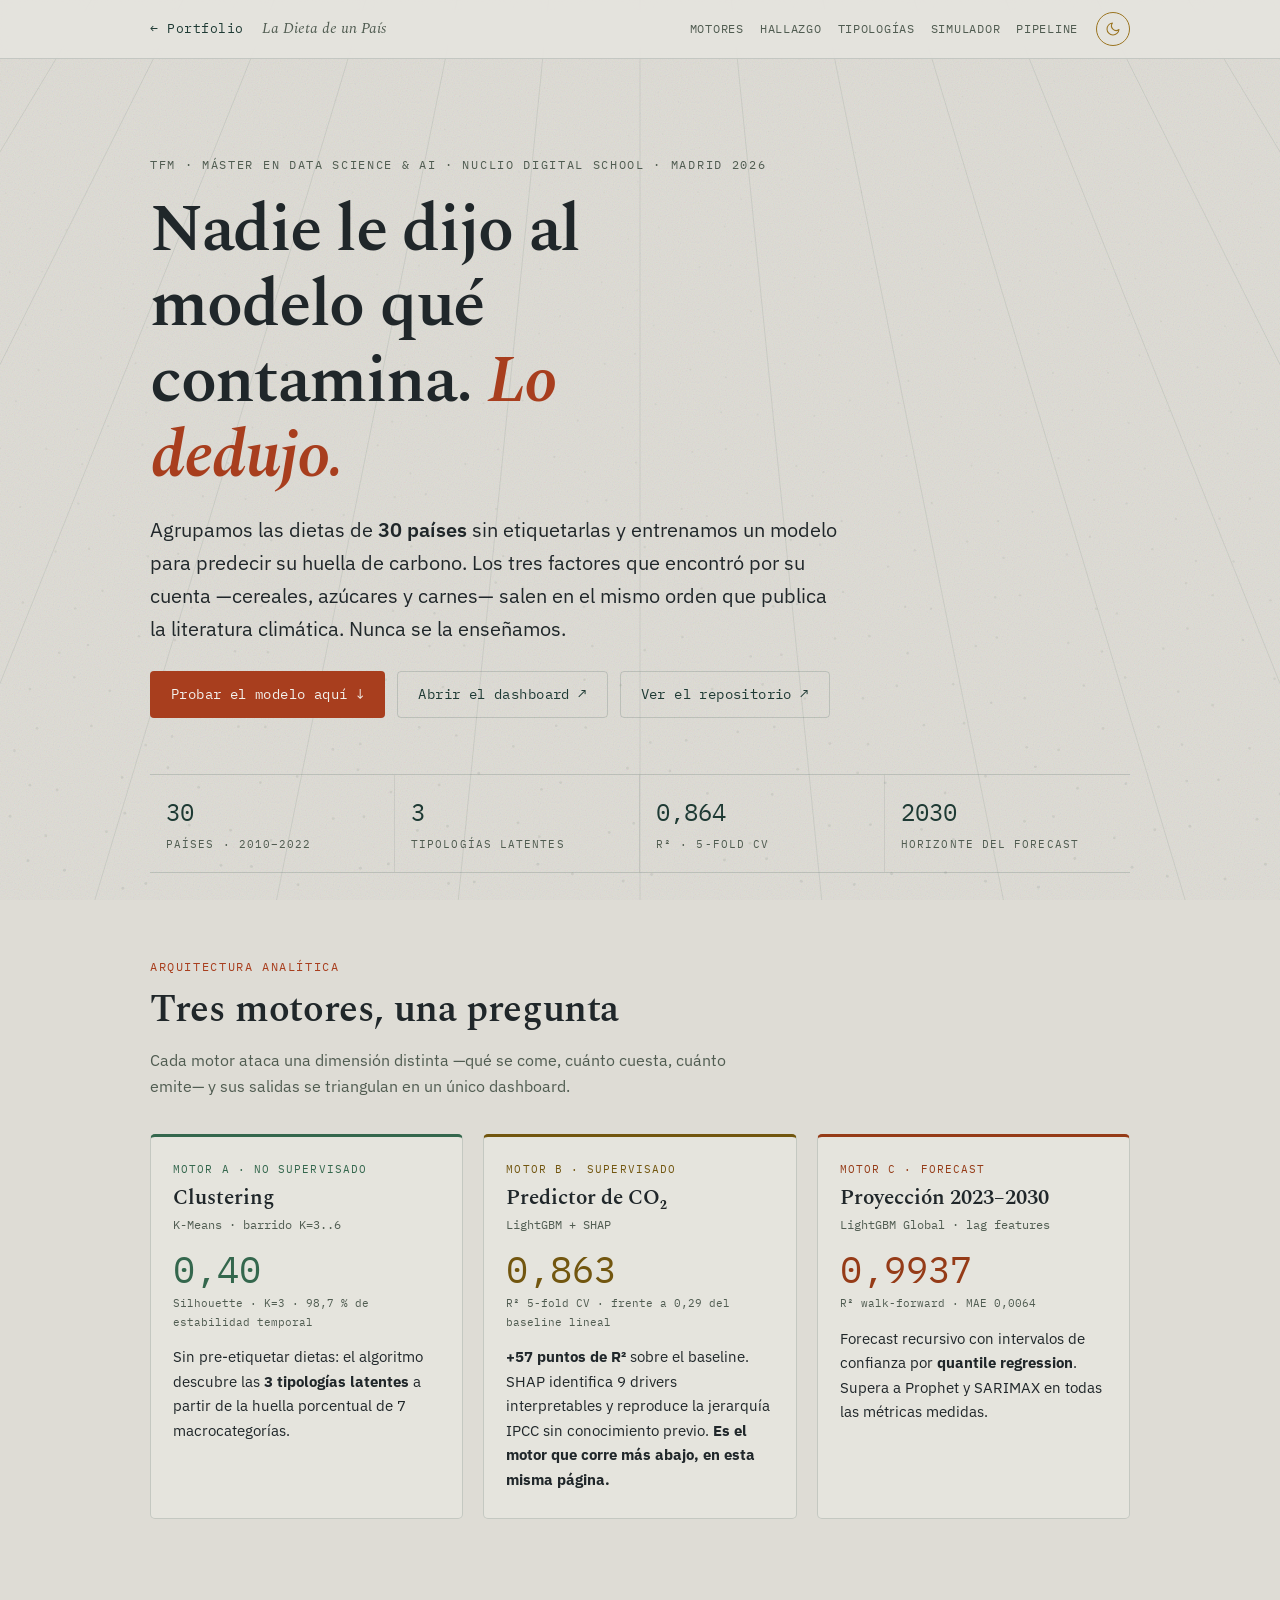
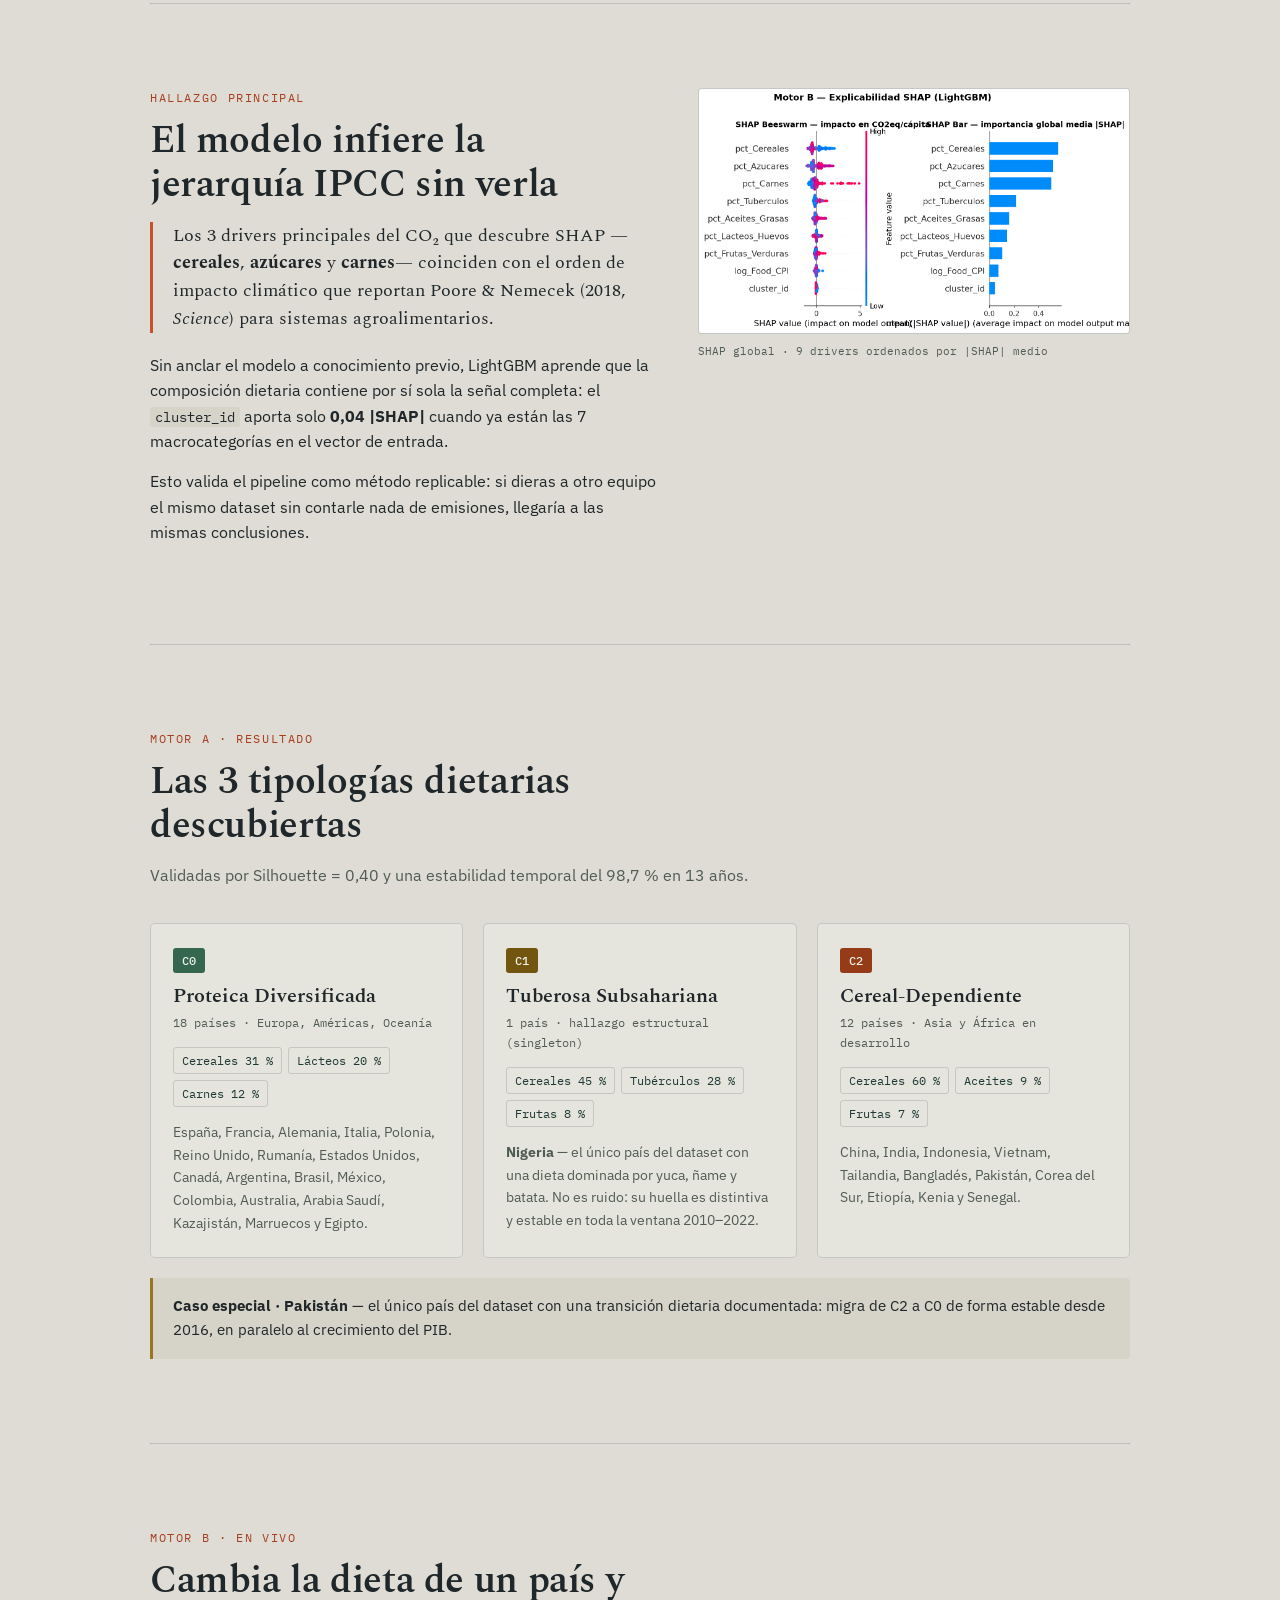
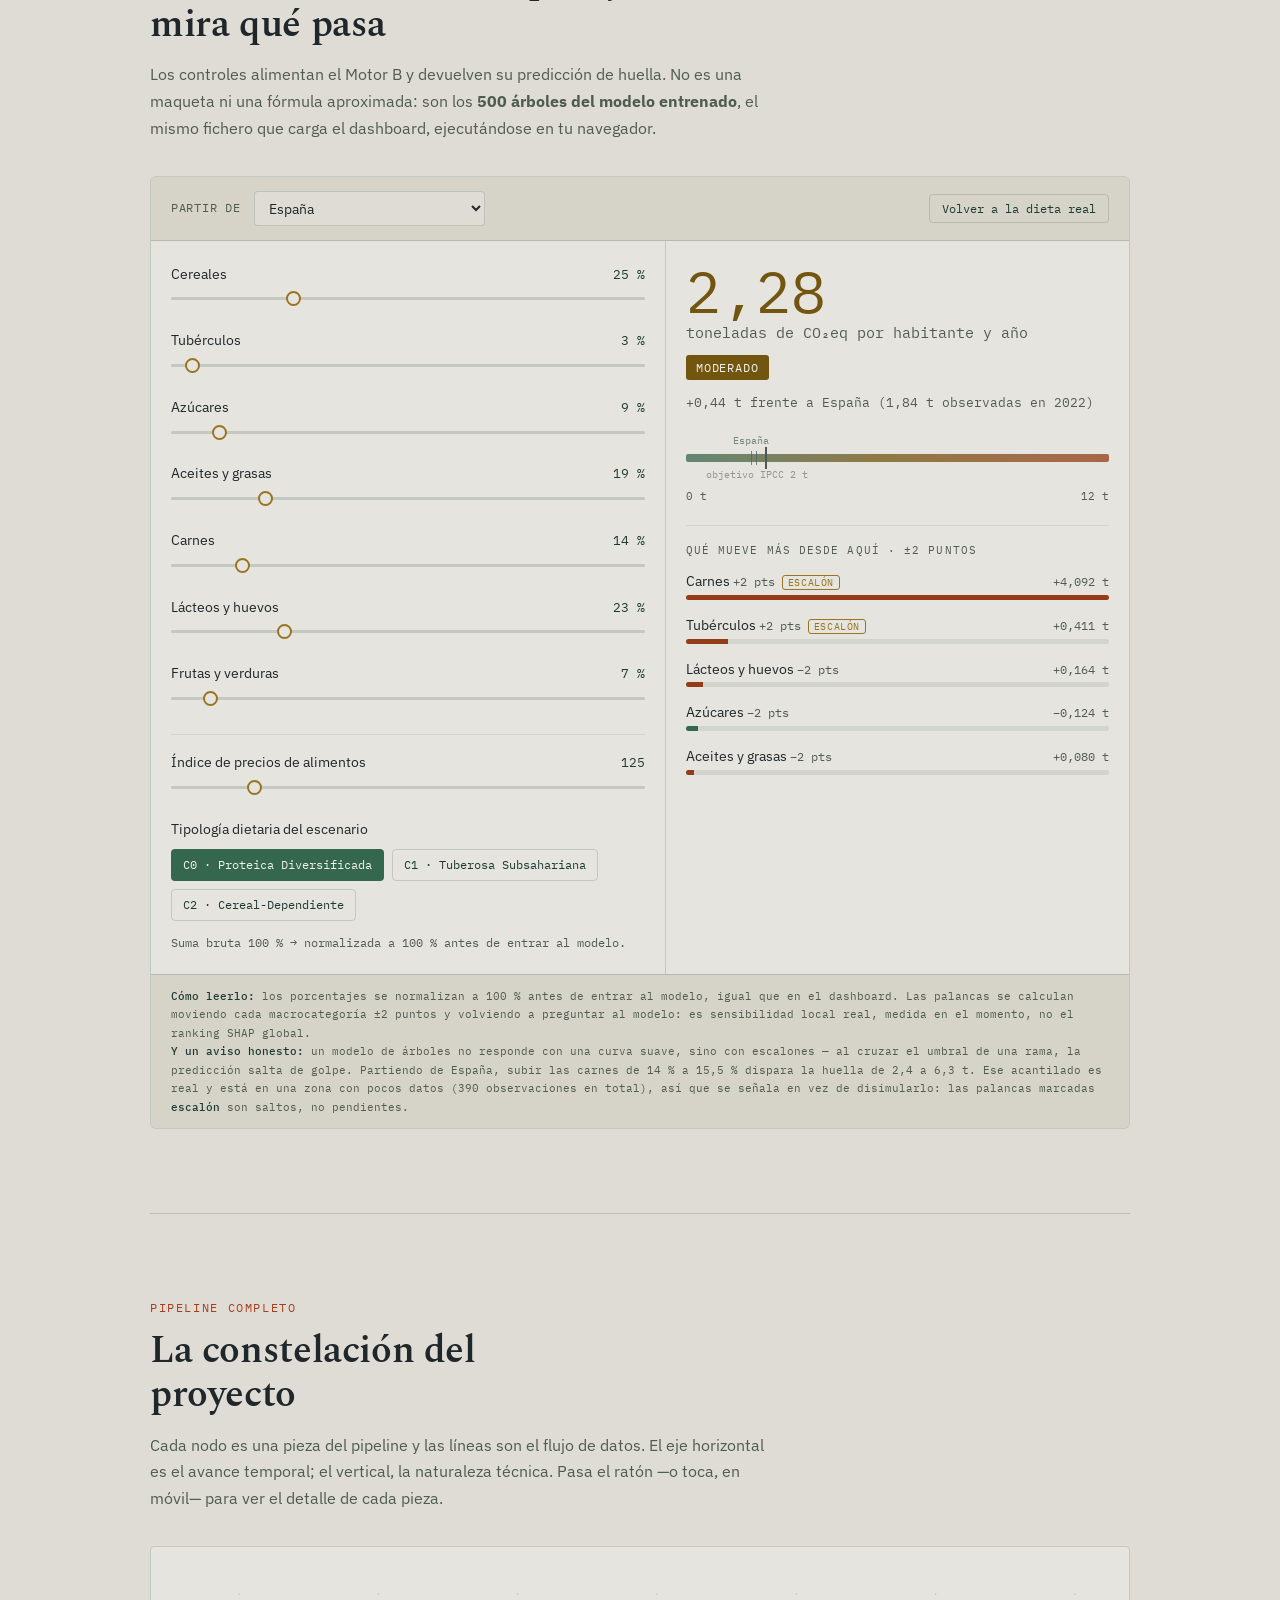
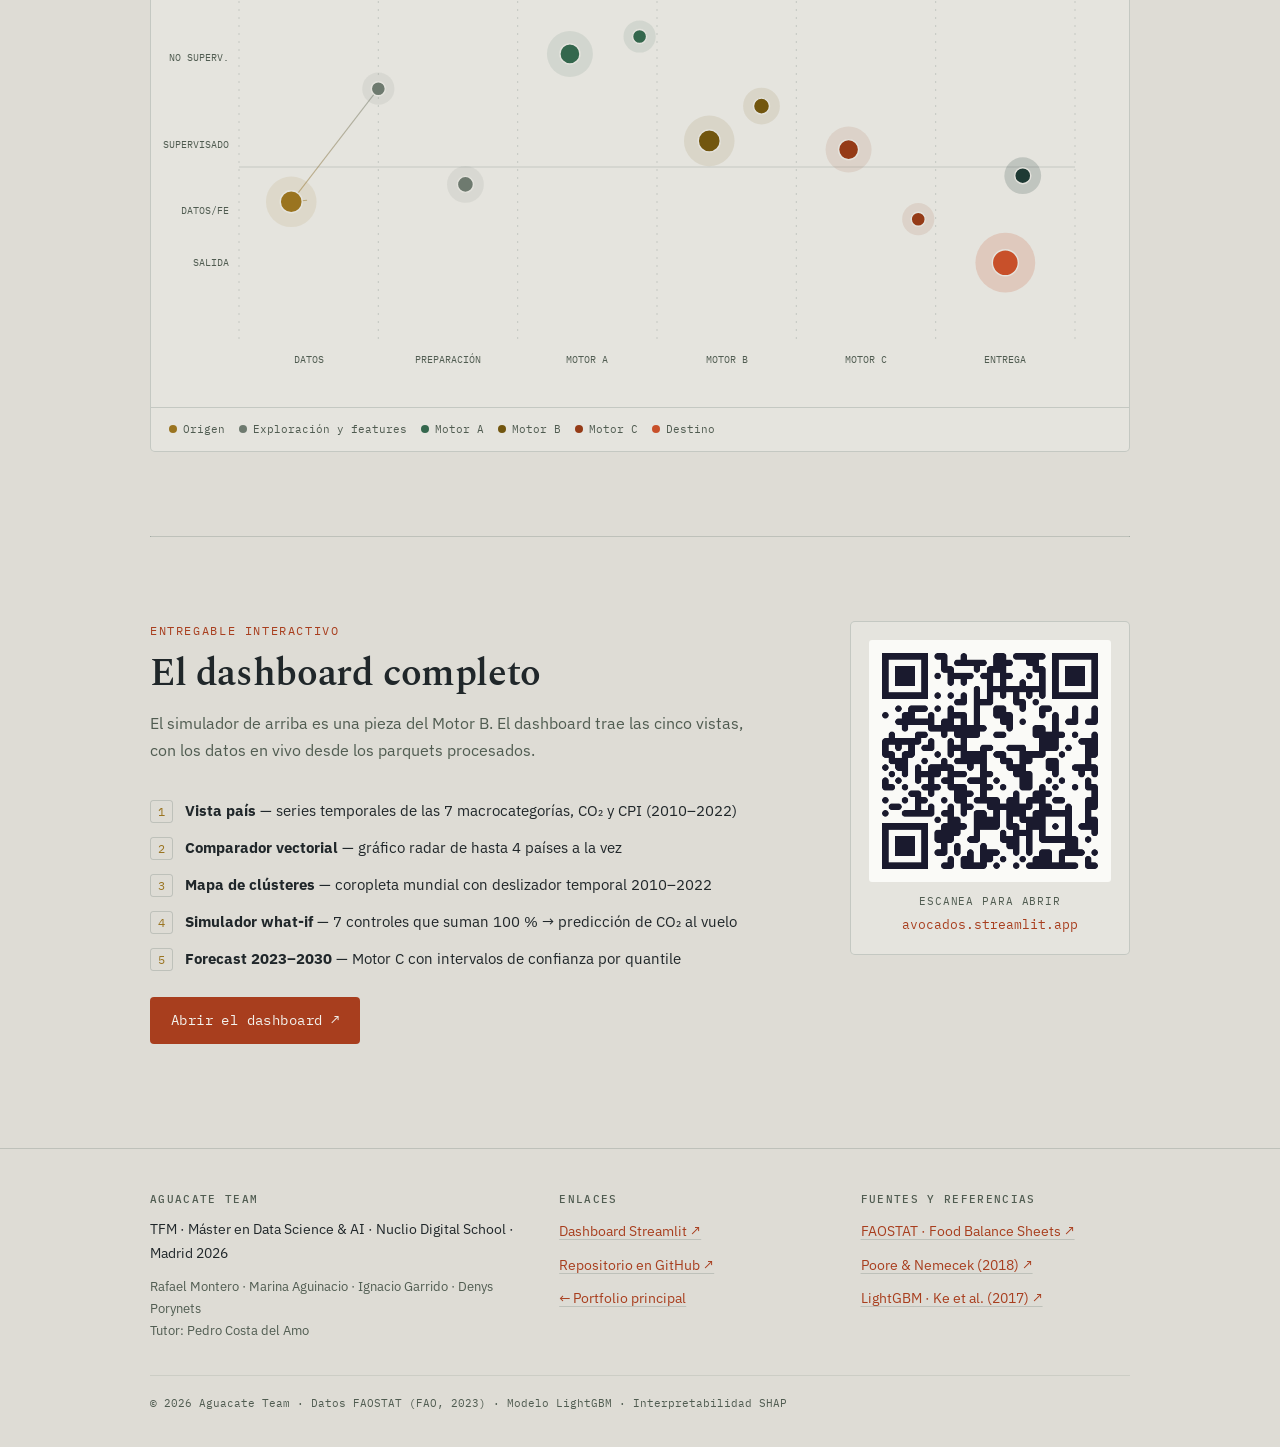
<file: docs/index.html>
<!doctype html>
<html lang="es">
<head>
<meta charset="utf-8">
<meta name="viewport" content="width=device-width, initial-scale=1">
<meta name="description" content="TFM Data Science: 3 tipologías dietarias descubiertas sin etiquetar en 30 países, y un LightGBM que predice su huella de CO₂ con R²=0.864 reproduciendo la jerarquía IPCC sin haberla visto. Con el modelo real corriendo en la página.">
<meta name="author" content="Aguacate Team: Rafael Montero, Marina Aguinacio, Ignacio Garrido, Denys Porynets">
<meta name="color-scheme" content="light dark">
<title>La Dieta de un País · TFM Data Science · Aguacate Team</title>
<meta property="og:title" content="La Dieta de un País — TFM Aguacate Team">
<meta property="og:description" content="Tipologías dietarias globales, huella de carbono y simulación what-if · 30 países · 2010–2030">
<meta property="og:type" content="website">
<link rel="icon" href="data:image/svg+xml,%3Csvg xmlns='http://www.w3.org/2000/svg' viewBox='0 0 100 100'%3E%3Ctext y='.9em' font-size='90'%3E%F0%9F%A5%91%3C/text%3E%3C/svg%3E">
<link rel="preconnect" href="https://fonts.googleapis.com">
<link rel="preconnect" href="https://fonts.gstatic.com" crossorigin>
<link href="https://fonts.googleapis.com/css2?family=Spectral:ital,wght@0,400;0,600;1,400&family=IBM+Plex+Sans:wght@400;500;600&family=IBM+Plex+Mono:wght@400;500&display=swap" rel="stylesheet">

<!-- Guardián del tema: corre ANTES del primer pintado y usa la misma clave que
     el portfolio entero, para que el tema viaje con el visitante entre páginas. -->
<script>
  (function () {
    try {
      var t = localStorage.getItem("portfolio-tema");
      if (t !== "light" && t !== "dark") {
        t = window.matchMedia("(prefers-color-scheme: dark)").matches ? "dark" : "light";
      }
      if (t === "dark") document.documentElement.setAttribute("data-theme", "dark");
    } catch (e) {}
  })();
</script>

<!-- La N de ?v=N SUBE A MANO en cada cambio de la hoja o del script: Pages
     sirve los assets con max-age=600 y un visitante reciente vería el HTML
     nuevo con el CSS viejo. -->
<link rel="stylesheet" href="assets/css/style.css?v=2">

<!-- Rescate sin JS: el reveal nace en opacity:0 y lo enciende el observador,
     así que sin JavaScript la página saldría EN BLANCO. Va DESPUÉS de la hoja
     para ganar la cascada a igual especificidad. -->
<noscript><style>
  .reveal { opacity: 1 !important; transform: none !important; filter: none !important; }
  .bg-campo { display: none; }
  #simulador .sim { display: none; }
  #simulador::after {
    content: "El simulador necesita JavaScript: es el modelo real ejecutándose aquí. El dashboard enlazado arriba hace lo mismo en el servidor.";
    display: block; font-family: var(--font-mono); font-size: 0.8rem; color: var(--sage);
    border: 1px solid var(--line); border-radius: 5px; padding: 18px 20px;
  }
</style></noscript>
</head>
<body>

<div class="bg" aria-hidden="true">
  <canvas class="bg-campo" id="bgCampo"></canvas>
  <div class="bg-grano"></div>
</div>

<nav>
  <div class="nav-inner">
    <a class="nav-volver" href="https://denysporynets.github.io">← Portfolio</a>
    <span class="nav-marca">La Dieta de un País</span>
    <div class="nav-enlaces">
      <a href="#motores">Motores</a>
      <a href="#hallazgo">Hallazgo</a>
      <a href="#tipologias">Tipologías</a>
      <a href="#simulador">Simulador</a>
      <a href="#pipeline">Pipeline</a>
    </div>
    <button class="tema" id="btnTema" type="button" aria-label="Cambiar entre modo día y noche">
      <svg class="luna" viewBox="0 0 24 24" fill="none" stroke="currentColor" stroke-width="1.6" aria-hidden="true">
        <path d="M21 12.8A9 9 0 1 1 11.2 3a7 7 0 0 0 9.8 9.8z" stroke-linecap="round" stroke-linejoin="round"/>
      </svg>
      <svg class="sol" viewBox="0 0 24 24" fill="none" stroke="currentColor" stroke-width="1.6" aria-hidden="true">
        <circle cx="12" cy="12" r="4.2"/>
        <path d="M12 2.6v2.2M12 19.2v2.2M4.2 12H2M22 12h-2.2M6.3 6.3 4.8 4.8M19.2 19.2l-1.5-1.5M17.7 6.3l1.5-1.5M4.8 19.2l1.5-1.5" stroke-linecap="round"/>
      </svg>
    </button>
  </div>
</nav>

<main>

<header class="hero">
  <div class="contenedor">
    <div class="reveal">
      <div class="hero-antetitulo">TFM · Máster en Data Science &amp; AI · Nuclio Digital School · Madrid 2026</div>
      <h1>Nadie le dijo al modelo qué contamina. <em>Lo dedujo.</em></h1>
      <p class="hero-lede">
        Agrupamos las dietas de <b>30 países</b> sin etiquetarlas y entrenamos un modelo para
        predecir su huella de carbono. Los tres factores que encontró por su cuenta —cereales,
        azúcares y carnes— salen en el mismo orden que publica la literatura climática.
        Nunca se la enseñamos.
      </p>
      <div class="hero-botones">
        <a class="btn btn-primario" href="#simulador">Probar el modelo aquí ↓</a>
        <a class="btn btn-fantasma" href="https://avocados.streamlit.app" target="_blank" rel="noopener">Abrir el dashboard ↗</a>
        <a class="btn btn-fantasma" href="https://github.com/denysporynets/tfm-la-dieta-de-un-pais" target="_blank" rel="noopener">Ver el repositorio ↗</a>
      </div>
    </div>
  </div>
</header>

<div class="contenedor">
  <div class="telemetria reveal">
    <div class="tele-celda">
      <div class="tele-valor">30</div>
      <div class="tele-etiqueta">países · 2010–2022</div>
    </div>
    <div class="tele-celda">
      <div class="tele-valor">3</div>
      <div class="tele-etiqueta">tipologías latentes</div>
    </div>
    <div class="tele-celda">
      <div class="tele-valor">0,864</div>
      <div class="tele-etiqueta">R² · 5-fold CV</div>
    </div>
    <div class="tele-celda">
      <div class="tele-valor">2030</div>
      <div class="tele-etiqueta">horizonte del forecast</div>
    </div>
  </div>
</div>

<!-- ══════════ MOTORES ══════════ -->
<section id="motores">
  <div class="contenedor">
    <div class="reveal">
      <div class="seccion-antetitulo">Arquitectura analítica</div>
      <h2 class="seccion-titulo">Tres motores, una pregunta</h2>
      <p class="seccion-lede">
        Cada motor ataca una dimensión distinta —qué se come, cuánto cuesta, cuánto emite—
        y sus salidas se triangulan en un único dashboard.
      </p>
    </div>

    <div class="motores">
      <article class="motor motor-a reveal">
        <div class="motor-etiqueta">Motor A · No supervisado</div>
        <h3 class="motor-nombre">Clustering</h3>
        <div class="motor-tecnica">K-Means · barrido K=3..6</div>
        <div class="motor-cifra" data-objetivo="0.40">0,40</div>
        <div class="motor-cifra-nota">Silhouette · K=3 · 98,7 % de estabilidad temporal</div>
        <p class="motor-desc">
          Sin pre-etiquetar dietas: el algoritmo descubre las <b>3 tipologías latentes</b>
          a partir de la huella porcentual de 7 macrocategorías.
        </p>
      </article>

      <article class="motor motor-b reveal">
        <div class="motor-etiqueta">Motor B · Supervisado</div>
        <h3 class="motor-nombre">Predictor de CO₂</h3>
        <div class="motor-tecnica">LightGBM + SHAP</div>
        <div class="motor-cifra" data-objetivo="0.864">0,864</div>
        <div class="motor-cifra-nota">R² 5-fold CV · frente a 0,29 del baseline lineal</div>
        <p class="motor-desc">
          <b>+57 puntos de R²</b> sobre el baseline. SHAP identifica 9 drivers interpretables
          y reproduce la jerarquía IPCC sin conocimiento previo. <b>Es el motor que corre
          más abajo, en esta misma página.</b>
        </p>
      </article>

      <article class="motor motor-c reveal">
        <div class="motor-etiqueta">Motor C · Forecast</div>
        <h3 class="motor-nombre">Proyección 2023–2030</h3>
        <div class="motor-tecnica">LightGBM Global · lag features</div>
        <div class="motor-cifra" data-objetivo="0.9943">0,9943</div>
        <div class="motor-cifra-nota">R² walk-forward · MAE 0,0064</div>
        <p class="motor-desc">
          Forecast recursivo con intervalos de confianza por <b>quantile regression</b>.
          Supera a Prophet y SARIMAX en todas las métricas medidas.
        </p>
      </article>
    </div>
  </div>
</section>

<div class="contenedor"><hr class="regla"></div>

<!-- ══════════ HALLAZGO ══════════ -->
<section id="hallazgo">
  <div class="contenedor">
    <div class="hallazgo">
      <div class="reveal">
        <div class="seccion-antetitulo">Hallazgo principal</div>
        <h2 class="seccion-titulo">El modelo infiere la jerarquía IPCC sin verla</h2>
        <blockquote>
          Los 3 drivers principales del CO₂ que descubre SHAP —<b>cereales</b>, <b>azúcares</b>
          y <b>carnes</b>— coinciden con el orden de impacto climático que reportan
          Poore &amp; Nemecek (2018, <i>Science</i>) para sistemas agroalimentarios.
        </blockquote>
        <p>
          Sin anclar el modelo a conocimiento previo, LightGBM aprende que la composición
          dietaria contiene por sí sola la señal completa: el <code>cluster_id</code> aporta
          solo <b>0,04 |SHAP|</b> cuando ya están las 7 macrocategorías en el vector de entrada.
        </p>
        <p>
          Esto valida el pipeline como método replicable: si dieras a otro equipo el mismo
          dataset sin contarle nada de emisiones, llegaría a las mismas conclusiones.
        </p>
      </div>
      <figure class="reveal">
        <img src="assets/img/shap-global.png" alt="Diagrama SHAP beeswarm global con los 9 drivers de CO₂ ordenados por importancia" loading="lazy" width="1200" height="800">
        <figcaption>SHAP global · 9 drivers ordenados por |SHAP| medio</figcaption>
      </figure>
    </div>
  </div>
</section>

<div class="contenedor"><hr class="regla"></div>

<!-- ══════════ TIPOLOGÍAS ══════════ -->
<section id="tipologias">
  <div class="contenedor">
    <div class="reveal">
      <div class="seccion-antetitulo">Motor A · Resultado</div>
      <h2 class="seccion-titulo">Las 3 tipologías dietarias descubiertas</h2>
      <p class="seccion-lede">
        Validadas por Silhouette = 0,40 y una estabilidad temporal del 98,7 % en 13 años.
      </p>
    </div>

    <div class="tipologias">
      <article class="tipo tipo-0 reveal">
        <div class="tipo-id">C0</div>
        <h3 class="tipo-nombre">Proteica Diversificada</h3>
        <div class="tipo-n">18 países · Europa, Américas, Oceanía</div>
        <div class="tipo-centroide">
          <span class="macro">Cereales 31 %</span>
          <span class="macro">Lácteos 20 %</span>
          <span class="macro">Carnes 12 %</span>
        </div>
        <p class="tipo-paises">
          España, Francia, Alemania, Italia, Polonia, Reino Unido, Rumanía, Estados Unidos,
          Canadá, Argentina, Brasil, México, Colombia, Australia, Arabia Saudí, Kazajistán,
          Marruecos y Egipto.
        </p>
      </article>

      <article class="tipo tipo-1 reveal">
        <div class="tipo-id">C1</div>
        <h3 class="tipo-nombre">Tuberosa Subsahariana</h3>
        <div class="tipo-n">1 país · hallazgo estructural (singleton)</div>
        <div class="tipo-centroide">
          <span class="macro">Cereales 45 %</span>
          <span class="macro">Tubérculos 28 %</span>
          <span class="macro">Frutas 8 %</span>
        </div>
        <p class="tipo-paises">
          <b>Nigeria</b> — el único país del dataset con una dieta dominada por yuca, ñame
          y batata. No es ruido: su huella es distintiva y estable en toda la ventana 2010–2022.
        </p>
      </article>

      <article class="tipo tipo-2 reveal">
        <div class="tipo-id">C2</div>
        <h3 class="tipo-nombre">Cereal-Dependiente</h3>
        <div class="tipo-n">12 países · Asia y África en desarrollo</div>
        <div class="tipo-centroide">
          <span class="macro">Cereales 60 %</span>
          <span class="macro">Aceites 9 %</span>
          <span class="macro">Frutas 7 %</span>
        </div>
        <p class="tipo-paises">
          China, India, Indonesia, Vietnam, Tailandia, Bangladés, Pakistán, Corea del Sur,
          Etiopía, Kenia y Senegal.
        </p>
      </article>
    </div>

    <div class="tipo-especial reveal">
      <b>Caso especial · Pakistán</b> — el único país del dataset con una transición dietaria
      documentada: migra de C2 a C0 de forma estable desde 2016, en paralelo al crecimiento del PIB.
    </div>
  </div>
</section>

<div class="contenedor"><hr class="regla"></div>

<!-- ══════════ SIMULADOR · PIEZA-FIRMA ══════════ -->
<section id="simulador">
  <div class="contenedor">
    <div class="reveal">
      <div class="seccion-antetitulo">Motor B · en vivo</div>
      <h2 class="seccion-titulo">Cambia la dieta de un país y mira qué pasa</h2>
      <p class="seccion-lede">
        Los controles alimentan el Motor B y devuelven su predicción de huella. No es una
        maqueta ni una fórmula aproximada: son los <b>500 árboles del modelo entrenado</b>,
        el mismo fichero que carga el dashboard, ejecutándose en tu navegador.
      </p>
    </div>

    <div class="sim reveal" id="sim">
      <div class="sim-cabecera">
        <label for="simPais">Partir de</label>
        <select id="simPais">
          <option value="">— dieta plana (1/7 cada una) —</option>
        </select>
        <button class="sim-reiniciar" id="simReiniciar" type="button">Volver a la dieta real</button>
      </div>

      <div class="sim-cuerpo">
        <div class="sim-controles" id="simControles">
          <!-- los 7 mandos los inyecta main.js -->
        </div>

        <div class="sim-lectura">
          <div class="sim-cifra" id="simCifra">—</div>
          <div class="sim-cifra-unidad">toneladas de CO₂eq por habitante y año</div>
          <div><span class="sim-zona" id="simZona">—</span></div>
          <div class="sim-delta" id="simDelta"></div>

          <div class="escala">
            <div class="escala-canal" id="escalaCanal">
              <div class="escala-marca" id="marcaIpcc" data-nota="objetivo IPCC 2 t"></div>
              <div class="escala-marca" id="marcaPais" data-nota="" hidden></div>
              <div class="escala-indice" id="escalaIndice"></div>
            </div>
            <div class="escala-ejes"><span>0 t</span><span>12 t</span></div>
          </div>

          <div class="palanca">
            <div class="palanca-titulo">Qué mueve más desde aquí · ±2 puntos</div>
            <ul class="palanca-lista" id="simPalancas"></ul>
          </div>
        </div>
      </div>

      <p class="sim-nota">
        <b>Cómo leerlo:</b> los porcentajes se normalizan a 100 % antes de entrar al modelo,
        igual que en el dashboard. Las palancas se calculan moviendo cada macrocategoría
        ±2 puntos y volviendo a preguntar al modelo: es sensibilidad local real, medida en
        el momento, no el ranking SHAP global.
        <br><b>Y un aviso honesto:</b> un modelo de árboles no responde con una curva suave,
        sino con escalones — al cruzar el umbral de una rama, la predicción salta de golpe.
        Partiendo de España, subir las carnes de 14 % a 15,5 % dispara la huella de 2,4 a
        6,3 t. Ese acantilado es real y está en una zona con pocos datos (390 observaciones
        en total), así que se señala en vez de disimularlo: las palancas marcadas
        <b>escalón</b> son saltos, no pendientes.
      </p>
    </div>
  </div>
</section>

<div class="contenedor"><hr class="regla"></div>

<!-- ══════════ PIPELINE ══════════ -->
<section id="pipeline">
  <div class="contenedor">
    <div class="reveal">
      <div class="seccion-antetitulo">Pipeline completo</div>
      <h2 class="seccion-titulo">La constelación del proyecto</h2>
      <p class="seccion-lede">
        Cada nodo es una pieza del pipeline y las líneas son el flujo de datos. El eje
        horizontal es el avance temporal; el vertical, la naturaleza técnica. Pasa el ratón
        —o toca, en móvil— para ver el detalle de cada pieza.
      </p>
    </div>

    <div class="constelacion reveal">
      <div class="constelacion-lienzo">
        <canvas id="stellarCanvas" role="img" aria-label="Diagrama del pipeline del proyecto: 11 piezas conectadas desde FAOSTAT hasta la memoria académica"></canvas>
        <div class="constelacion-pista" id="stellarTooltip" role="status">
          <div class="pista-id"></div>
          <div class="pista-nombre"></div>
          <div class="pista-desc"></div>
        </div>
      </div>
      <div class="constelacion-leyenda">
        <span><i class="lg-punto" style="background:var(--brass)"></i>Origen</span>
        <span><i class="lg-punto" style="background:var(--sage)"></i>Exploración y features</span>
        <span><i class="lg-punto" style="background:var(--t0)"></i>Motor A</span>
        <span><i class="lg-punto" style="background:var(--t1)"></i>Motor B</span>
        <span><i class="lg-punto" style="background:var(--t2)"></i>Motor C</span>
        <span><i class="lg-punto" style="background:var(--signal)"></i>Destino</span>
      </div>
    </div>
  </div>
</section>

<div class="contenedor"><hr class="regla"></div>

<!-- ══════════ DASHBOARD ══════════ -->
<section id="dashboard">
  <div class="contenedor">
    <div class="dashboard">
      <div class="reveal">
        <div class="seccion-antetitulo">Entregable interactivo</div>
        <h2 class="seccion-titulo">El dashboard completo</h2>
        <p class="seccion-lede">
          El simulador de arriba es una pieza del Motor B. El dashboard trae las cinco vistas,
          con los datos en vivo desde los parquets procesados.
        </p>
        <ul class="vistas">
          <li><span class="num">1</span><div><b>Vista país</b> — series temporales de las 7 macrocategorías, CO₂ y CPI (2010–2022)</div></li>
          <li><span class="num">2</span><div><b>Comparador vectorial</b> — gráfico radar de hasta 4 países a la vez</div></li>
          <li><span class="num">3</span><div><b>Mapa de clústeres</b> — coropleta mundial con deslizador temporal 2010–2022</div></li>
          <li><span class="num">4</span><div><b>Simulador what-if</b> — 7 controles que suman 100 % → predicción de CO₂ al vuelo</div></li>
          <li><span class="num">5</span><div><b>Forecast 2023–2030</b> — Motor C con intervalos de confianza por quantile</div></li>
        </ul>
        <div class="hero-botones" style="margin-top:26px">
          <a class="btn btn-primario" href="https://avocados.streamlit.app" target="_blank" rel="noopener">Abrir el dashboard ↗</a>
        </div>
      </div>

      <div class="qr reveal">
        <img src="assets/img/qr-dashboard.png" alt="Código QR que abre el dashboard en avocados.streamlit.app" loading="lazy" width="300" height="300">
        <div class="qr-etiqueta">Escanea para abrir</div>
        <div class="qr-url">avocados.streamlit.app</div>
      </div>
    </div>
  </div>
</section>

</main>

<footer>
  <div class="contenedor">
    <div class="pie-rejilla">
      <div>
        <h4>Aguacate Team</h4>
        <p class="pie-equipo">TFM · Máster en Data Science &amp; AI · Nuclio Digital School · Madrid 2026</p>
        <p class="pie-creditos">
          Rafael Montero · Marina Aguinacio · Ignacio Garrido · Denys Porynets<br>
          Tutor: Pedro Costa del Amo
        </p>
      </div>
      <div>
        <h4>Enlaces</h4>
        <ul>
          <li><a href="https://avocados.streamlit.app" target="_blank" rel="noopener">Dashboard Streamlit ↗</a></li>
          <li><a href="https://github.com/denysporynets/tfm-la-dieta-de-un-pais" target="_blank" rel="noopener">Repositorio en GitHub ↗</a></li>
          <li><a href="https://denysporynets.github.io">← Portfolio principal</a></li>
        </ul>
      </div>
      <div>
        <h4>Fuentes y referencias</h4>
        <ul>
          <li><a href="https://www.fao.org/faostat/en/#data/FBS" target="_blank" rel="noopener">FAOSTAT · Food Balance Sheets ↗</a></li>
          <li><a href="https://www.science.org/doi/10.1126/science.aaq0216" target="_blank" rel="noopener">Poore &amp; Nemecek (2018) ↗</a></li>
          <li><a href="https://lightgbm.readthedocs.io" target="_blank" rel="noopener">LightGBM · Ke et al. (2017) ↗</a></li>
        </ul>
      </div>
    </div>
    <div class="pie-copia">
      © 2026 Aguacate Team · Datos FAOSTAT (FAO, 2023) · Modelo LightGBM · Interpretabilidad SHAP
    </div>
  </div>
</footer>

<script src="assets/js/lgb_model.js?v=2" defer></script>
<script src="assets/js/main.js?v=2" defer></script>
</body>
</html>
</file>
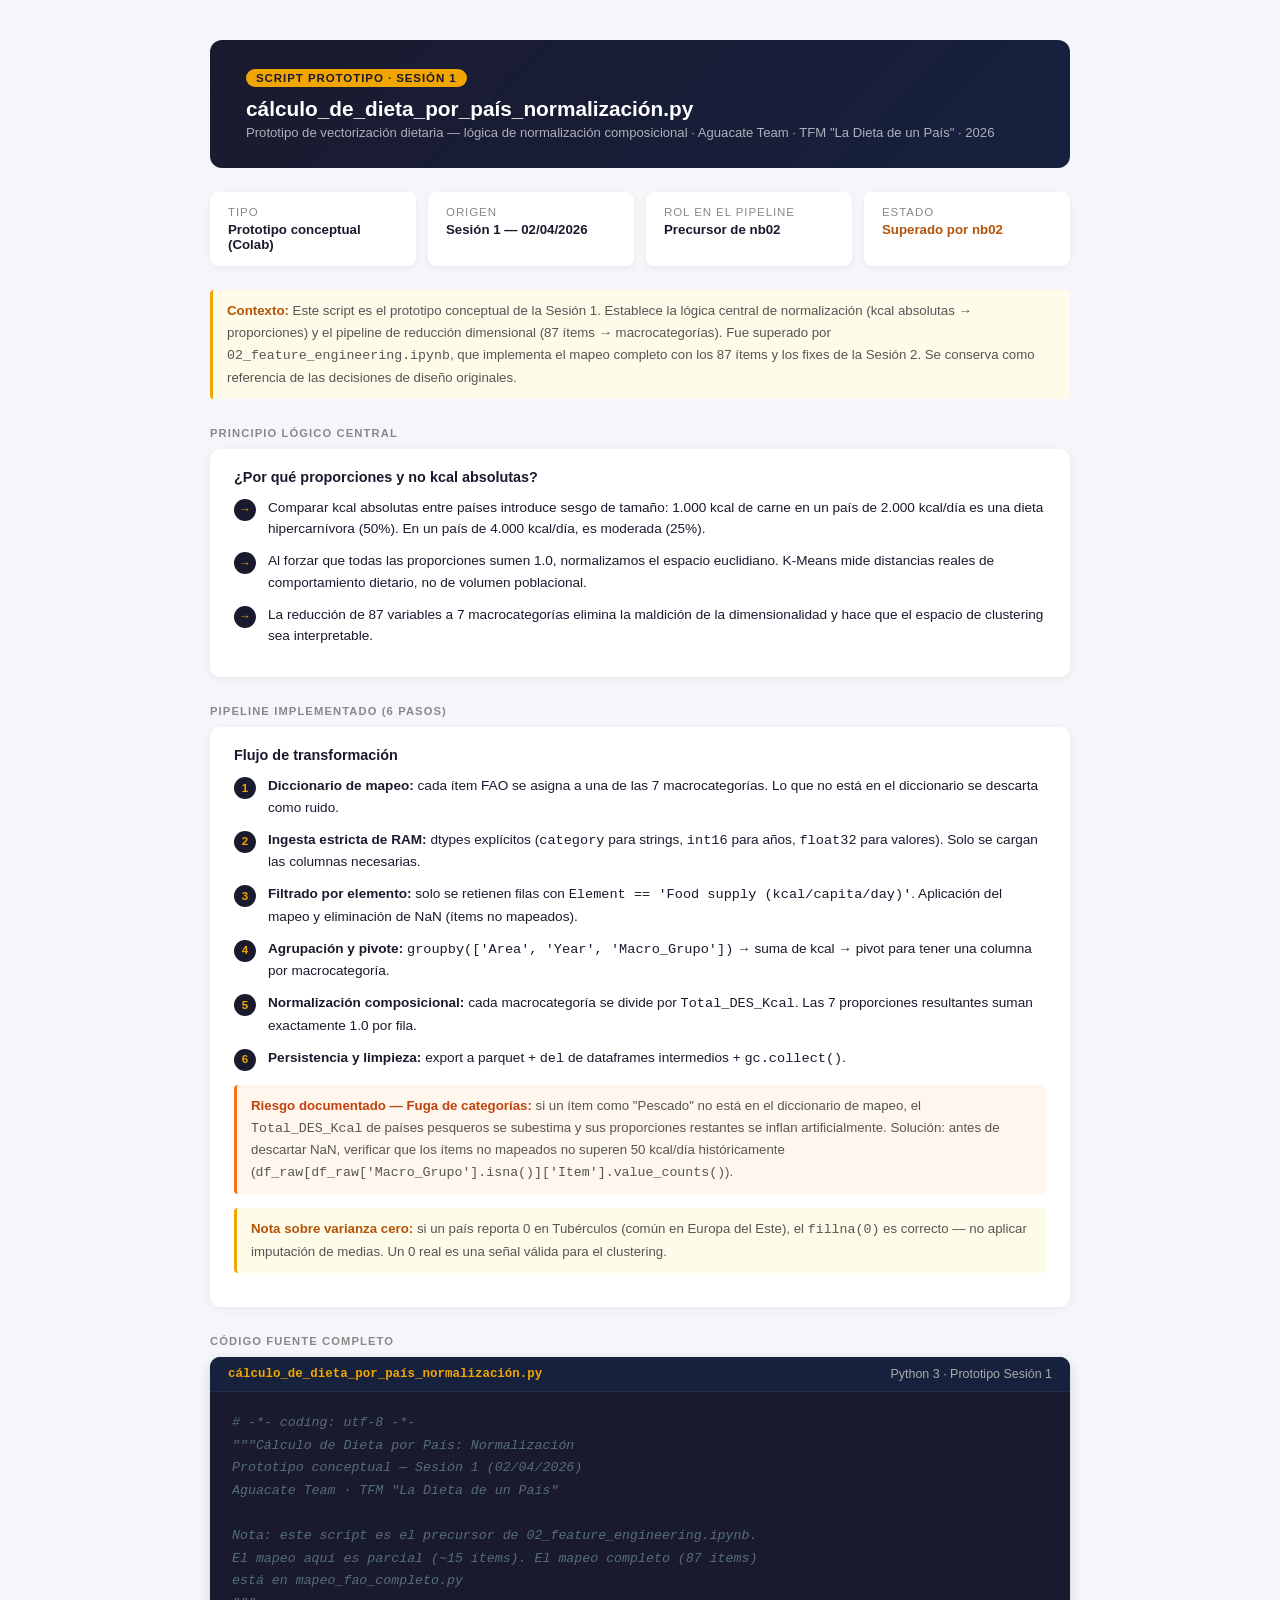
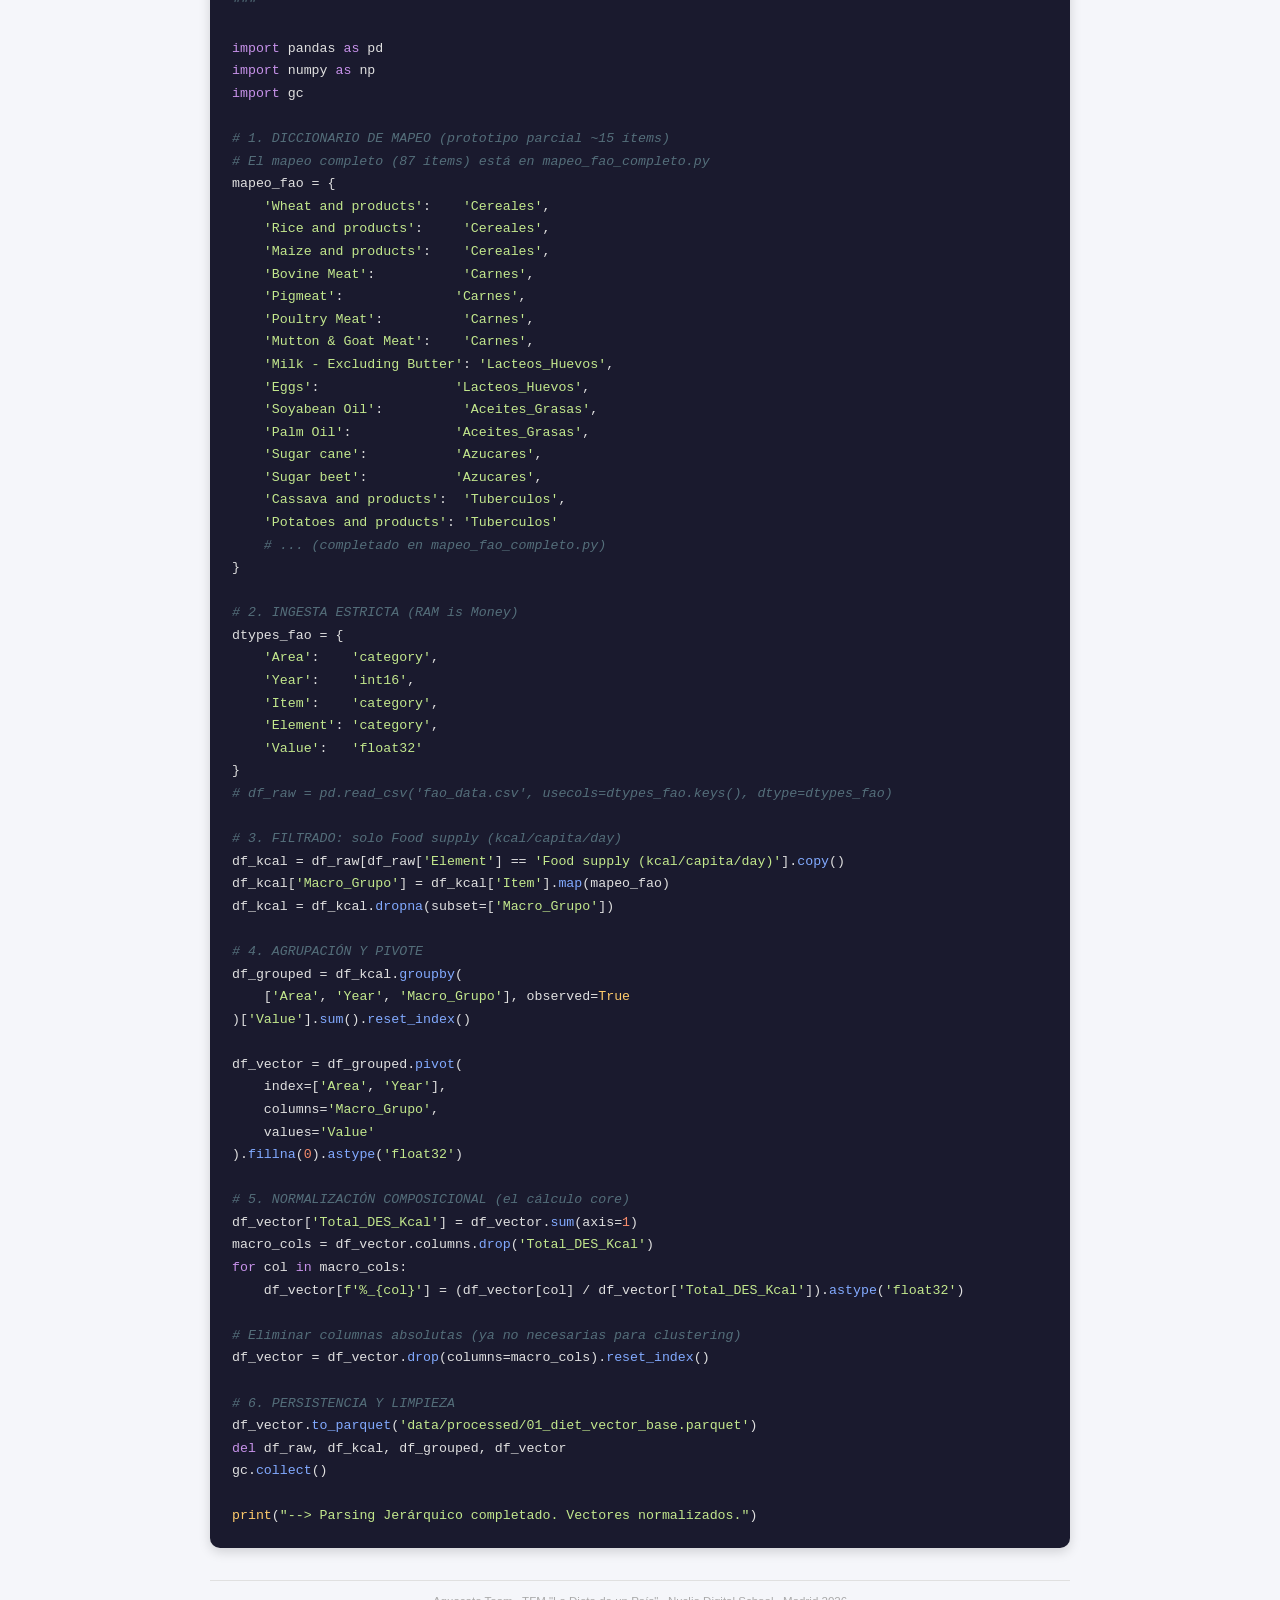
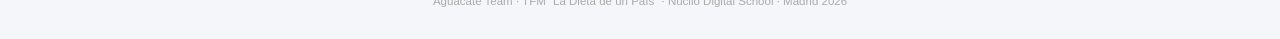
<file: notebooks/html_s/00_calculo_dieta_normalizacion.html>
<!DOCTYPE html>
<html lang="es">
<head>
  <meta charset="UTF-8">
  <meta name="viewport" content="width=device-width, initial-scale=1.0">
  <title>cálculo_de_dieta_por_país_normalización.py — Aguacate Team · TFM</title>
  <style>
    * { box-sizing: border-box; margin: 0; padding: 0; }
    body { font-family: 'Segoe UI', Arial, sans-serif; background: #f5f6fa; color: #1a1a2e; padding: 40px 20px; }
    .container { max-width: 860px; margin: 0 auto; }
    .header { background: linear-gradient(135deg, #1a1a2e 0%, #16213e 100%); color: white; border-radius: 12px; padding: 28px 36px; margin-bottom: 24px; }
    .header .tag { display: inline-block; background: #f0a500; color: #1a1a2e; font-size: 0.72rem; font-weight: 700; padding: 3px 10px; border-radius: 20px; margin-bottom: 10px; letter-spacing: 0.08em; text-transform: uppercase; }
    .header h1 { font-size: 1.3rem; font-weight: 700; margin-bottom: 4px; }
    .header .subtitle { font-size: 0.82rem; opacity: 0.65; }
    .meta-grid { display: grid; grid-template-columns: repeat(auto-fit, minmax(180px, 1fr)); gap: 12px; margin-bottom: 24px; }
    .meta-card { background: white; border-radius: 8px; padding: 14px 18px; box-shadow: 0 2px 6px rgba(0,0,0,0.06); font-size: 0.83rem; }
    .meta-card .lbl { color: #888; font-size: 0.72rem; text-transform: uppercase; letter-spacing: 0.08em; margin-bottom: 4px; }
    .meta-card .val { font-weight: 700; color: #1a1a2e; }
    .section-label { font-size: 0.7rem; font-weight: 700; text-transform: uppercase; letter-spacing: 0.1em; color: #888; margin: 28px 0 10px 0; }
    .logic-card { background: white; border-radius: 10px; box-shadow: 0 2px 8px rgba(0,0,0,0.06); padding: 20px 24px; margin-bottom: 12px; }
    .logic-card h3 { font-size: 0.9rem; font-weight: 700; margin-bottom: 12px; }
    .step { display: flex; gap: 12px; margin-bottom: 10px; font-size: 0.85rem; line-height: 1.6; }
    .step-num { background: #1a1a2e; color: #f0a500; font-weight: 700; font-size: 0.72rem; width: 22px; height: 22px; border-radius: 50%; display: flex; align-items: center; justify-content: center; flex-shrink: 0; margin-top: 2px; }
    .highlight { background: #fefce8; border-left: 3px solid #f0a500; padding: 10px 14px; border-radius: 4px; font-size: 0.83rem; line-height: 1.65; color: #555; margin: 14px 0; }
    .highlight strong { color: #b45309; }
    .warn { background: #fff7ed; border-left: 3px solid #f97316; padding: 10px 14px; border-radius: 4px; font-size: 0.83rem; line-height: 1.65; color: #555; margin: 14px 0; }
    .warn strong { color: #c2410c; }
    .code-block { background: #1a1a2e; border-radius: 10px; overflow: hidden; margin-bottom: 24px; box-shadow: 0 4px 12px rgba(0,0,0,0.15); }
    .code-header { background: #16213e; padding: 10px 18px; display: flex; justify-content: space-between; align-items: center; font-size: 0.78rem; color: #aaa; border-bottom: 1px solid #2a2a4a; }
    .code-header .filename { color: #f0a500; font-weight: 700; font-family: 'Courier New', monospace; }
    .code-body { padding: 20px 22px; overflow-x: auto; }
    pre { font-family: 'Courier New', monospace; font-size: 0.83rem; line-height: 1.7; color: #e0e0e0; white-space: pre; }
    .kw { color: #c792ea; } .fn { color: #82aaff; } .st { color: #c3e88d; } .cm { color: #546e7a; font-style: italic; } .nm { color: #f78c6c; } .bi { color: #ffcb6b; }
    .footer { text-align: center; font-size: 0.72rem; color: #aaa; margin-top: 32px; padding-top: 14px; border-top: 1px solid #e0e0e0; }
  </style>
</head>
<body>
<div class="container">

  <div class="header">
    <div class="tag">Script prototipo · Sesión 1</div>
    <h1>cálculo_de_dieta_por_país_normalización.py</h1>
    <div class="subtitle">Prototipo de vectorización dietaria — lógica de normalización composicional · Aguacate Team · TFM "La Dieta de un País" · 2026</div>
  </div>

  <div class="meta-grid">
    <div class="meta-card"><div class="lbl">Tipo</div><div class="val">Prototipo conceptual (Colab)</div></div>
    <div class="meta-card"><div class="lbl">Origen</div><div class="val">Sesión 1 — 02/04/2026</div></div>
    <div class="meta-card"><div class="lbl">Rol en el pipeline</div><div class="val">Precursor de nb02</div></div>
    <div class="meta-card"><div class="lbl">Estado</div><div class="val" style="color:#b45309;">Superado por nb02</div></div>
  </div>

  <div class="highlight">
    <strong>Contexto:</strong> Este script es el prototipo conceptual de la Sesión 1. Establece la lógica central de normalización (kcal absolutas → proporciones) y el pipeline de reducción dimensional (87 ítems → macrocategorías). Fue superado por <code>02_feature_engineering.ipynb</code>, que implementa el mapeo completo con los 87 ítems y los fixes de la Sesión 2. Se conserva como referencia de las decisiones de diseño originales.
  </div>

  <div class="section-label">Principio lógico central</div>
  <div class="logic-card">
    <h3>¿Por qué proporciones y no kcal absolutas?</h3>
    <div class="step"><div class="step-num">→</div><div>Comparar kcal absolutas entre países introduce sesgo de tamaño: 1.000 kcal de carne en un país de 2.000 kcal/día es una dieta hipercarnívora (50%). En un país de 4.000 kcal/día, es moderada (25%).</div></div>
    <div class="step"><div class="step-num">→</div><div>Al forzar que todas las proporciones sumen 1.0, normalizamos el espacio euclidiano. K-Means mide distancias reales de comportamiento dietario, no de volumen poblacional.</div></div>
    <div class="step"><div class="step-num">→</div><div>La reducción de 87 variables a 7 macrocategorías elimina la maldición de la dimensionalidad y hace que el espacio de clustering sea interpretable.</div></div>
  </div>

  <div class="section-label">Pipeline implementado (6 pasos)</div>
  <div class="logic-card">
    <h3>Flujo de transformación</h3>
    <div class="step"><div class="step-num">1</div><div><strong>Diccionario de mapeo:</strong> cada ítem FAO se asigna a una de las 7 macrocategorías. Lo que no está en el diccionario se descarta como ruido.</div></div>
    <div class="step"><div class="step-num">2</div><div><strong>Ingesta estricta de RAM:</strong> dtypes explícitos (<code>category</code> para strings, <code>int16</code> para años, <code>float32</code> para valores). Solo se cargan las columnas necesarias.</div></div>
    <div class="step"><div class="step-num">3</div><div><strong>Filtrado por elemento:</strong> solo se retienen filas con <code>Element == 'Food supply (kcal/capita/day)'</code>. Aplicación del mapeo y eliminación de NaN (ítems no mapeados).</div></div>
    <div class="step"><div class="step-num">4</div><div><strong>Agrupación y pivote:</strong> <code>groupby(['Area', 'Year', 'Macro_Grupo'])</code> → suma de kcal → pivot para tener una columna por macrocategoría.</div></div>
    <div class="step"><div class="step-num">5</div><div><strong>Normalización composicional:</strong> cada macrocategoría se divide por <code>Total_DES_Kcal</code>. Las 7 proporciones resultantes suman exactamente 1.0 por fila.</div></div>
    <div class="step"><div class="step-num">6</div><div><strong>Persistencia y limpieza:</strong> export a parquet + <code>del</code> de dataframes intermedios + <code>gc.collect()</code>.</div></div>

    <div class="warn">
      <strong>Riesgo documentado — Fuga de categorías:</strong> si un ítem como "Pescado" no está en el diccionario de mapeo, el <code>Total_DES_Kcal</code> de países pesqueros se subestima y sus proporciones restantes se inflan artificialmente. Solución: antes de descartar NaN, verificar que los ítems no mapeados no superen 50 kcal/día históricamente (<code>df_raw[df_raw['Macro_Grupo'].isna()]['Item'].value_counts()</code>).
    </div>
    <div class="highlight">
      <strong>Nota sobre varianza cero:</strong> si un país reporta 0 en Tubérculos (común en Europa del Este), el <code>fillna(0)</code> es correcto — no aplicar imputación de medias. Un 0 real es una señal válida para el clustering.
    </div>
  </div>

  <div class="section-label">Código fuente completo</div>

  <div class="code-block">
    <div class="code-header">
      <span class="filename">cálculo_de_dieta_por_país_normalización.py</span>
      <span>Python 3 · Prototipo Sesión 1</span>
    </div>
    <div class="code-body"><pre><span class="cm"># -*- coding: utf-8 -*-</span>
<span class="cm">"""Cálculo de Dieta por País: Normalización
Prototipo conceptual — Sesión 1 (02/04/2026)
Aguacate Team · TFM "La Dieta de un País"

Nota: este script es el precursor de 02_feature_engineering.ipynb.
El mapeo aquí es parcial (~15 ítems). El mapeo completo (87 ítems)
está en mapeo_fao_completo.py
"""</span>

<span class="kw">import</span> pandas <span class="kw">as</span> pd
<span class="kw">import</span> numpy <span class="kw">as</span> np
<span class="kw">import</span> gc

<span class="cm"># 1. DICCIONARIO DE MAPEO (prototipo parcial ~15 ítems)</span>
<span class="cm"># El mapeo completo (87 ítems) está en mapeo_fao_completo.py</span>
mapeo_fao = {
    <span class="st">'Wheat and products'</span>:    <span class="st">'Cereales'</span>,
    <span class="st">'Rice and products'</span>:     <span class="st">'Cereales'</span>,
    <span class="st">'Maize and products'</span>:    <span class="st">'Cereales'</span>,
    <span class="st">'Bovine Meat'</span>:           <span class="st">'Carnes'</span>,
    <span class="st">'Pigmeat'</span>:              <span class="st">'Carnes'</span>,
    <span class="st">'Poultry Meat'</span>:          <span class="st">'Carnes'</span>,
    <span class="st">'Mutton &amp; Goat Meat'</span>:    <span class="st">'Carnes'</span>,
    <span class="st">'Milk - Excluding Butter'</span>: <span class="st">'Lacteos_Huevos'</span>,
    <span class="st">'Eggs'</span>:                 <span class="st">'Lacteos_Huevos'</span>,
    <span class="st">'Soyabean Oil'</span>:          <span class="st">'Aceites_Grasas'</span>,
    <span class="st">'Palm Oil'</span>:             <span class="st">'Aceites_Grasas'</span>,
    <span class="st">'Sugar cane'</span>:           <span class="st">'Azucares'</span>,
    <span class="st">'Sugar beet'</span>:           <span class="st">'Azucares'</span>,
    <span class="st">'Cassava and products'</span>:  <span class="st">'Tuberculos'</span>,
    <span class="st">'Potatoes and products'</span>: <span class="st">'Tuberculos'</span>
    <span class="cm"># ... (completado en mapeo_fao_completo.py)</span>
}

<span class="cm"># 2. INGESTA ESTRICTA (RAM is Money)</span>
dtypes_fao = {
    <span class="st">'Area'</span>:    <span class="st">'category'</span>,
    <span class="st">'Year'</span>:    <span class="st">'int16'</span>,
    <span class="st">'Item'</span>:    <span class="st">'category'</span>,
    <span class="st">'Element'</span>: <span class="st">'category'</span>,
    <span class="st">'Value'</span>:   <span class="st">'float32'</span>
}
<span class="cm"># df_raw = pd.read_csv('fao_data.csv', usecols=dtypes_fao.keys(), dtype=dtypes_fao)</span>

<span class="cm"># 3. FILTRADO: solo Food supply (kcal/capita/day)</span>
df_kcal = df_raw[df_raw[<span class="st">'Element'</span>] == <span class="st">'Food supply (kcal/capita/day)'</span>].<span class="fn">copy</span>()
df_kcal[<span class="st">'Macro_Grupo'</span>] = df_kcal[<span class="st">'Item'</span>].<span class="fn">map</span>(mapeo_fao)
df_kcal = df_kcal.<span class="fn">dropna</span>(subset=[<span class="st">'Macro_Grupo'</span>])

<span class="cm"># 4. AGRUPACIÓN Y PIVOTE</span>
df_grouped = df_kcal.<span class="fn">groupby</span>(
    [<span class="st">'Area'</span>, <span class="st">'Year'</span>, <span class="st">'Macro_Grupo'</span>], observed=<span class="bi">True</span>
)[<span class="st">'Value'</span>].<span class="fn">sum</span>().<span class="fn">reset_index</span>()

df_vector = df_grouped.<span class="fn">pivot</span>(
    index=[<span class="st">'Area'</span>, <span class="st">'Year'</span>],
    columns=<span class="st">'Macro_Grupo'</span>,
    values=<span class="st">'Value'</span>
).<span class="fn">fillna</span>(<span class="nm">0</span>).<span class="fn">astype</span>(<span class="st">'float32'</span>)

<span class="cm"># 5. NORMALIZACIÓN COMPOSICIONAL (el cálculo core)</span>
df_vector[<span class="st">'Total_DES_Kcal'</span>] = df_vector.<span class="fn">sum</span>(axis=<span class="nm">1</span>)
macro_cols = df_vector.columns.<span class="fn">drop</span>(<span class="st">'Total_DES_Kcal'</span>)
<span class="kw">for</span> col <span class="kw">in</span> macro_cols:
    df_vector[<span class="st">f'%_{col}'</span>] = (df_vector[col] / df_vector[<span class="st">'Total_DES_Kcal'</span>]).<span class="fn">astype</span>(<span class="st">'float32'</span>)

<span class="cm"># Eliminar columnas absolutas (ya no necesarias para clustering)</span>
df_vector = df_vector.<span class="fn">drop</span>(columns=macro_cols).<span class="fn">reset_index</span>()

<span class="cm"># 6. PERSISTENCIA Y LIMPIEZA</span>
df_vector.<span class="fn">to_parquet</span>(<span class="st">'data/processed/01_diet_vector_base.parquet'</span>)
<span class="kw">del</span> df_raw, df_kcal, df_grouped, df_vector
gc.<span class="fn">collect</span>()

<span class="bi">print</span>(<span class="st">"--> Parsing Jerárquico completado. Vectores normalizados."</span>)</pre>
    </div>
  </div>

  <div class="footer">
    Aguacate Team · TFM "La Dieta de un País" · Nuclio Digital School · Madrid 2026
  </div>

</div>
</body>
</html>
</file>
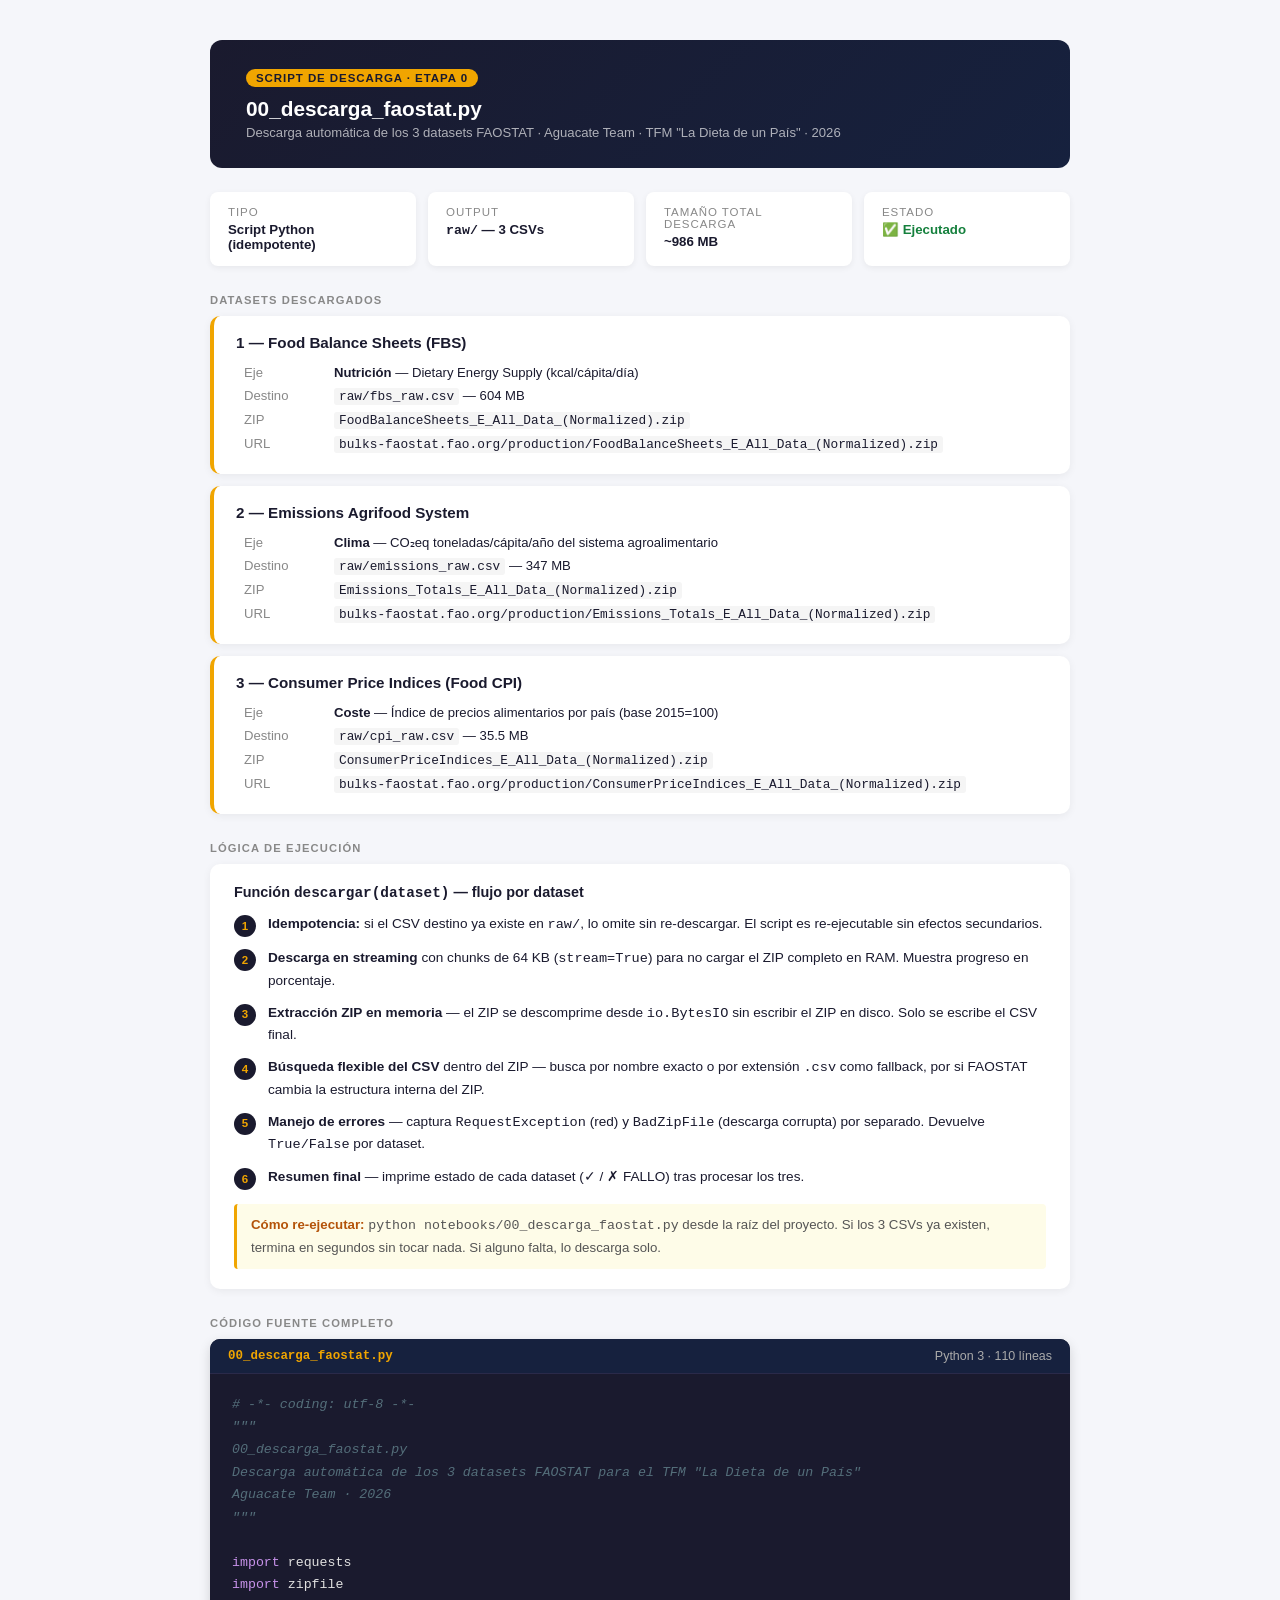
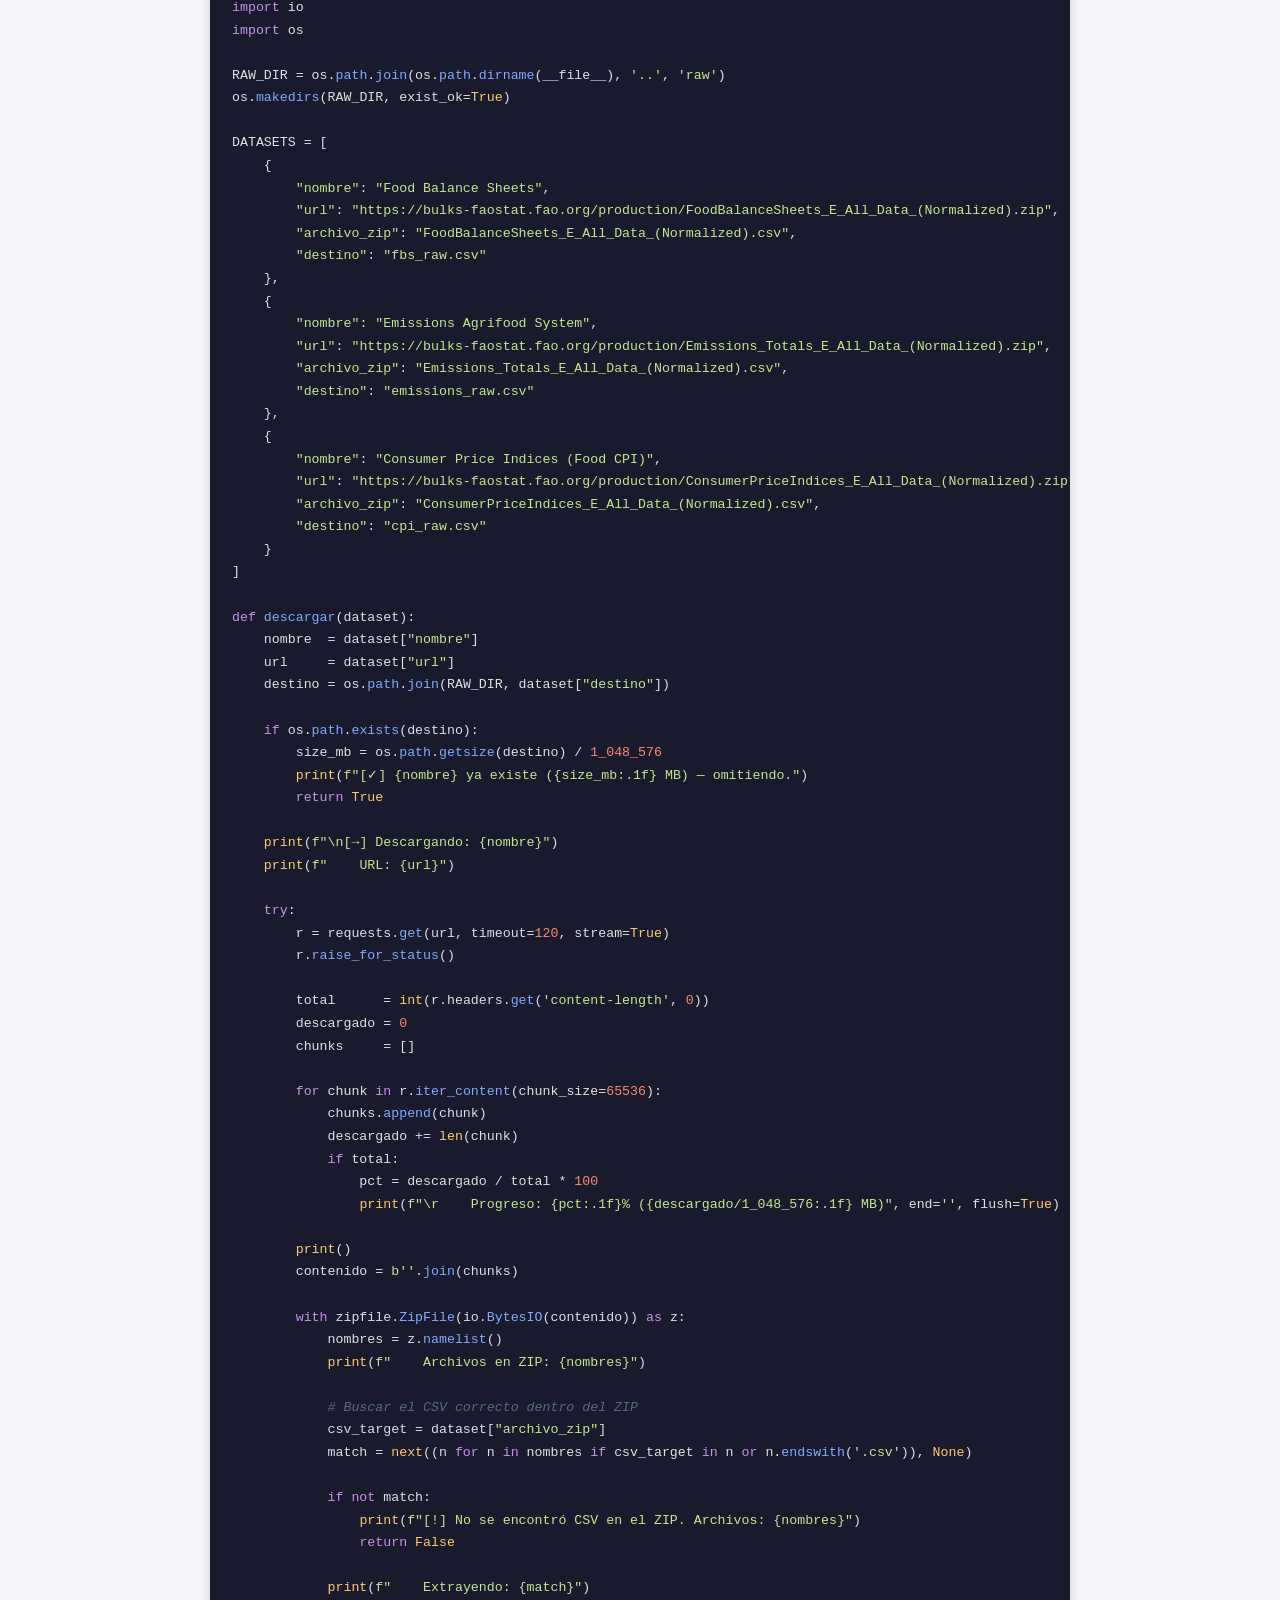
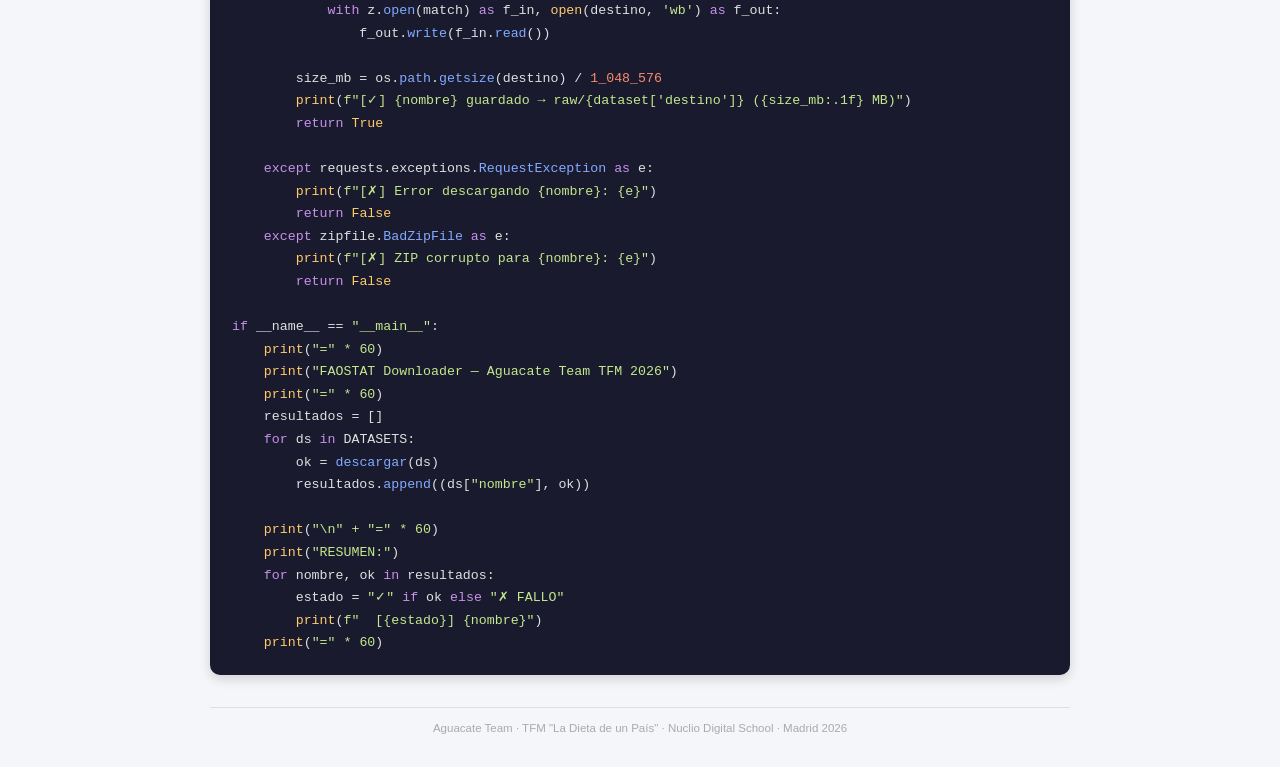
<file: notebooks/html_s/00_descarga_faostat.html>
<!DOCTYPE html>
<html lang="es">
<head>
  <meta charset="UTF-8">
  <meta name="viewport" content="width=device-width, initial-scale=1.0">
  <title>00_descarga_faostat.py — Aguacate Team · TFM</title>
  <style>
    * { box-sizing: border-box; margin: 0; padding: 0; }
    body {
      font-family: 'Segoe UI', Arial, sans-serif;
      background: #f5f6fa;
      color: #1a1a2e;
      padding: 40px 20px;
    }
    .container { max-width: 860px; margin: 0 auto; }

    .header {
      background: linear-gradient(135deg, #1a1a2e 0%, #16213e 100%);
      color: white;
      border-radius: 12px;
      padding: 28px 36px;
      margin-bottom: 24px;
    }
    .header .tag {
      display: inline-block;
      background: #f0a500;
      color: #1a1a2e;
      font-size: 0.72rem;
      font-weight: 700;
      padding: 3px 10px;
      border-radius: 20px;
      margin-bottom: 10px;
      letter-spacing: 0.08em;
      text-transform: uppercase;
    }
    .header h1 { font-size: 1.3rem; font-weight: 700; margin-bottom: 4px; }
    .header .subtitle { font-size: 0.82rem; opacity: 0.65; }

    .meta-grid {
      display: grid;
      grid-template-columns: repeat(auto-fit, minmax(180px, 1fr));
      gap: 12px;
      margin-bottom: 24px;
    }
    .meta-card {
      background: white;
      border-radius: 8px;
      padding: 14px 18px;
      box-shadow: 0 2px 6px rgba(0,0,0,0.06);
      font-size: 0.83rem;
    }
    .meta-card .lbl { color: #888; font-size: 0.72rem; text-transform: uppercase; letter-spacing: 0.08em; margin-bottom: 4px; }
    .meta-card .val { font-weight: 700; color: #1a1a2e; }

    .section-label {
      font-size: 0.7rem;
      font-weight: 700;
      text-transform: uppercase;
      letter-spacing: 0.1em;
      color: #888;
      margin: 28px 0 10px 0;
    }

    /* DATASETS */
    .dataset-card {
      background: white;
      border-radius: 10px;
      box-shadow: 0 2px 8px rgba(0,0,0,0.06);
      padding: 18px 22px;
      margin-bottom: 12px;
      border-left: 4px solid #f0a500;
    }
    .dataset-card h3 { font-size: 0.95rem; font-weight: 700; margin-bottom: 10px; }
    .dataset-card table { width: 100%; border-collapse: collapse; font-size: 0.82rem; }
    .dataset-card td { padding: 4px 8px; vertical-align: top; }
    .dataset-card td:first-child { color: #888; width: 90px; flex-shrink: 0; }
    .dataset-card code {
      font-family: 'Courier New', monospace;
      background: #f5f5f5;
      padding: 1px 5px;
      border-radius: 3px;
      font-size: 0.8rem;
      word-break: break-all;
    }

    /* CÓDIGO */
    .code-block {
      background: #1a1a2e;
      border-radius: 10px;
      overflow: hidden;
      margin-bottom: 24px;
      box-shadow: 0 4px 12px rgba(0,0,0,0.15);
    }
    .code-header {
      background: #16213e;
      padding: 10px 18px;
      display: flex;
      justify-content: space-between;
      align-items: center;
      font-size: 0.78rem;
      color: #aaa;
      border-bottom: 1px solid #2a2a4a;
    }
    .code-header .filename { color: #f0a500; font-weight: 700; font-family: 'Courier New', monospace; }
    .code-body {
      padding: 20px 22px;
      overflow-x: auto;
    }
    pre {
      font-family: 'Courier New', 'Fira Code', monospace;
      font-size: 0.83rem;
      line-height: 1.7;
      color: #e0e0e0;
      white-space: pre;
    }
    /* Syntax highlighting manual */
    .kw { color: #c792ea; }       /* keywords */
    .fn { color: #82aaff; }       /* functions */
    .st { color: #c3e88d; }       /* strings */
    .cm { color: #546e7a; font-style: italic; } /* comments */
    .nm { color: #f78c6c; }       /* numbers */
    .bi { color: #ffcb6b; }       /* builtins */

    /* LÓGICA */
    .logic-card {
      background: white;
      border-radius: 10px;
      box-shadow: 0 2px 8px rgba(0,0,0,0.06);
      padding: 20px 24px;
      margin-bottom: 12px;
    }
    .logic-card h3 { font-size: 0.9rem; font-weight: 700; margin-bottom: 12px; color: #1a1a2e; }
    .step { display: flex; gap: 12px; margin-bottom: 10px; font-size: 0.85rem; line-height: 1.6; }
    .step-num {
      background: #1a1a2e;
      color: #f0a500;
      font-weight: 700;
      font-size: 0.72rem;
      width: 22px;
      height: 22px;
      border-radius: 50%;
      display: flex;
      align-items: center;
      justify-content: center;
      flex-shrink: 0;
      margin-top: 2px;
    }

    .highlight {
      background: #fefce8;
      border-left: 3px solid #f0a500;
      padding: 10px 14px;
      border-radius: 4px;
      font-size: 0.83rem;
      line-height: 1.65;
      color: #555;
      margin-top: 14px;
    }
    .highlight strong { color: #b45309; }

    .footer {
      text-align: center;
      font-size: 0.72rem;
      color: #aaa;
      margin-top: 32px;
      padding-top: 14px;
      border-top: 1px solid #e0e0e0;
    }
  </style>
</head>
<body>
<div class="container">

  <div class="header">
    <div class="tag">Script de descarga · Etapa 0</div>
    <h1>00_descarga_faostat.py</h1>
    <div class="subtitle">Descarga automática de los 3 datasets FAOSTAT · Aguacate Team · TFM "La Dieta de un País" · 2026</div>
  </div>

  <div class="meta-grid">
    <div class="meta-card">
      <div class="lbl">Tipo</div>
      <div class="val">Script Python (idempotente)</div>
    </div>
    <div class="meta-card">
      <div class="lbl">Output</div>
      <div class="val"><code>raw/</code> — 3 CSVs</div>
    </div>
    <div class="meta-card">
      <div class="lbl">Tamaño total descarga</div>
      <div class="val">~986 MB</div>
    </div>
    <div class="meta-card">
      <div class="lbl">Estado</div>
      <div class="val" style="color:#15803d;">✅ Ejecutado</div>
    </div>
  </div>

  <!-- DATASETS -->
  <div class="section-label">Datasets descargados</div>

  <div class="dataset-card">
    <h3>1 — Food Balance Sheets (FBS)</h3>
    <table>
      <tr><td>Eje</td><td><strong>Nutrición</strong> — Dietary Energy Supply (kcal/cápita/día)</td></tr>
      <tr><td>Destino</td><td><code>raw/fbs_raw.csv</code> — 604 MB</td></tr>
      <tr><td>ZIP</td><td><code>FoodBalanceSheets_E_All_Data_(Normalized).zip</code></td></tr>
      <tr><td>URL</td><td><code>bulks-faostat.fao.org/production/FoodBalanceSheets_E_All_Data_(Normalized).zip</code></td></tr>
    </table>
  </div>

  <div class="dataset-card">
    <h3>2 — Emissions Agrifood System</h3>
    <table>
      <tr><td>Eje</td><td><strong>Clima</strong> — CO₂eq toneladas/cápita/año del sistema agroalimentario</td></tr>
      <tr><td>Destino</td><td><code>raw/emissions_raw.csv</code> — 347 MB</td></tr>
      <tr><td>ZIP</td><td><code>Emissions_Totals_E_All_Data_(Normalized).zip</code></td></tr>
      <tr><td>URL</td><td><code>bulks-faostat.fao.org/production/Emissions_Totals_E_All_Data_(Normalized).zip</code></td></tr>
    </table>
  </div>

  <div class="dataset-card">
    <h3>3 — Consumer Price Indices (Food CPI)</h3>
    <table>
      <tr><td>Eje</td><td><strong>Coste</strong> — Índice de precios alimentarios por país (base 2015=100)</td></tr>
      <tr><td>Destino</td><td><code>raw/cpi_raw.csv</code> — 35.5 MB</td></tr>
      <tr><td>ZIP</td><td><code>ConsumerPriceIndices_E_All_Data_(Normalized).zip</code></td></tr>
      <tr><td>URL</td><td><code>bulks-faostat.fao.org/production/ConsumerPriceIndices_E_All_Data_(Normalized).zip</code></td></tr>
    </table>
  </div>

  <!-- LÓGICA -->
  <div class="section-label">Lógica de ejecución</div>

  <div class="logic-card">
    <h3>Función <code>descargar(dataset)</code> — flujo por dataset</h3>
    <div class="step"><div class="step-num">1</div><div><strong>Idempotencia:</strong> si el CSV destino ya existe en <code>raw/</code>, lo omite sin re-descargar. El script es re-ejecutable sin efectos secundarios.</div></div>
    <div class="step"><div class="step-num">2</div><div><strong>Descarga en streaming</strong> con chunks de 64 KB (<code>stream=True</code>) para no cargar el ZIP completo en RAM. Muestra progreso en porcentaje.</div></div>
    <div class="step"><div class="step-num">3</div><div><strong>Extracción ZIP en memoria</strong> — el ZIP se descomprime desde <code>io.BytesIO</code> sin escribir el ZIP en disco. Solo se escribe el CSV final.</div></div>
    <div class="step"><div class="step-num">4</div><div><strong>Búsqueda flexible del CSV</strong> dentro del ZIP — busca por nombre exacto o por extensión <code>.csv</code> como fallback, por si FAOSTAT cambia la estructura interna del ZIP.</div></div>
    <div class="step"><div class="step-num">5</div><div><strong>Manejo de errores</strong> — captura <code>RequestException</code> (red) y <code>BadZipFile</code> (descarga corrupta) por separado. Devuelve <code>True/False</code> por dataset.</div></div>
    <div class="step"><div class="step-num">6</div><div><strong>Resumen final</strong> — imprime estado de cada dataset (✓ / ✗ FALLO) tras procesar los tres.</div></div>
    <div class="highlight">
      <strong>Cómo re-ejecutar:</strong> <code>python notebooks/00_descarga_faostat.py</code> desde la raíz del proyecto. Si los 3 CSVs ya existen, termina en segundos sin tocar nada. Si alguno falta, lo descarga solo.
    </div>
  </div>

  <!-- CÓDIGO -->
  <div class="section-label">Código fuente completo</div>

  <div class="code-block">
    <div class="code-header">
      <span class="filename">00_descarga_faostat.py</span>
      <span>Python 3 · 110 líneas</span>
    </div>
    <div class="code-body"><pre><span class="cm"># -*- coding: utf-8 -*-</span>
<span class="cm">"""
00_descarga_faostat.py
Descarga automática de los 3 datasets FAOSTAT para el TFM "La Dieta de un País"
Aguacate Team · 2026
"""</span>

<span class="kw">import</span> requests
<span class="kw">import</span> zipfile
<span class="kw">import</span> io
<span class="kw">import</span> os

RAW_DIR = os.<span class="fn">path</span>.<span class="fn">join</span>(os.<span class="fn">path</span>.<span class="fn">dirname</span>(__file__), <span class="st">'..'</span>, <span class="st">'raw'</span>)
os.<span class="fn">makedirs</span>(RAW_DIR, exist_ok=<span class="bi">True</span>)

DATASETS = [
    {
        <span class="st">"nombre"</span>: <span class="st">"Food Balance Sheets"</span>,
        <span class="st">"url"</span>: <span class="st">"https://bulks-faostat.fao.org/production/FoodBalanceSheets_E_All_Data_(Normalized).zip"</span>,
        <span class="st">"archivo_zip"</span>: <span class="st">"FoodBalanceSheets_E_All_Data_(Normalized).csv"</span>,
        <span class="st">"destino"</span>: <span class="st">"fbs_raw.csv"</span>
    },
    {
        <span class="st">"nombre"</span>: <span class="st">"Emissions Agrifood System"</span>,
        <span class="st">"url"</span>: <span class="st">"https://bulks-faostat.fao.org/production/Emissions_Totals_E_All_Data_(Normalized).zip"</span>,
        <span class="st">"archivo_zip"</span>: <span class="st">"Emissions_Totals_E_All_Data_(Normalized).csv"</span>,
        <span class="st">"destino"</span>: <span class="st">"emissions_raw.csv"</span>
    },
    {
        <span class="st">"nombre"</span>: <span class="st">"Consumer Price Indices (Food CPI)"</span>,
        <span class="st">"url"</span>: <span class="st">"https://bulks-faostat.fao.org/production/ConsumerPriceIndices_E_All_Data_(Normalized).zip"</span>,
        <span class="st">"archivo_zip"</span>: <span class="st">"ConsumerPriceIndices_E_All_Data_(Normalized).csv"</span>,
        <span class="st">"destino"</span>: <span class="st">"cpi_raw.csv"</span>
    }
]

<span class="kw">def</span> <span class="fn">descargar</span>(dataset):
    nombre  = dataset[<span class="st">"nombre"</span>]
    url     = dataset[<span class="st">"url"</span>]
    destino = os.<span class="fn">path</span>.<span class="fn">join</span>(RAW_DIR, dataset[<span class="st">"destino"</span>])

    <span class="kw">if</span> os.<span class="fn">path</span>.<span class="fn">exists</span>(destino):
        size_mb = os.<span class="fn">path</span>.<span class="fn">getsize</span>(destino) / <span class="nm">1_048_576</span>
        <span class="bi">print</span>(<span class="st">f"[✓] {nombre} ya existe ({size_mb:.1f} MB) — omitiendo."</span>)
        <span class="kw">return</span> <span class="bi">True</span>

    <span class="bi">print</span>(<span class="st">f"\n[→] Descargando: {nombre}"</span>)
    <span class="bi">print</span>(<span class="st">f"    URL: {url}"</span>)

    <span class="kw">try</span>:
        r = requests.<span class="fn">get</span>(url, timeout=<span class="nm">120</span>, stream=<span class="bi">True</span>)
        r.<span class="fn">raise_for_status</span>()

        total      = <span class="bi">int</span>(r.headers.<span class="fn">get</span>(<span class="st">'content-length'</span>, <span class="nm">0</span>))
        descargado = <span class="nm">0</span>
        chunks     = []

        <span class="kw">for</span> chunk <span class="kw">in</span> r.<span class="fn">iter_content</span>(chunk_size=<span class="nm">65536</span>):
            chunks.<span class="fn">append</span>(chunk)
            descargado += <span class="bi">len</span>(chunk)
            <span class="kw">if</span> total:
                pct = descargado / total * <span class="nm">100</span>
                <span class="bi">print</span>(<span class="st">f"\r    Progreso: {pct:.1f}% ({descargado/1_048_576:.1f} MB)"</span>, end=<span class="st">''</span>, flush=<span class="bi">True</span>)

        <span class="bi">print</span>()
        contenido = <span class="st">b''</span>.<span class="fn">join</span>(chunks)

        <span class="kw">with</span> zipfile.<span class="fn">ZipFile</span>(io.<span class="fn">BytesIO</span>(contenido)) <span class="kw">as</span> z:
            nombres = z.<span class="fn">namelist</span>()
            <span class="bi">print</span>(<span class="st">f"    Archivos en ZIP: {nombres}"</span>)

            <span class="cm"># Buscar el CSV correcto dentro del ZIP</span>
            csv_target = dataset[<span class="st">"archivo_zip"</span>]
            match = <span class="bi">next</span>((n <span class="kw">for</span> n <span class="kw">in</span> nombres <span class="kw">if</span> csv_target <span class="kw">in</span> n <span class="kw">or</span> n.<span class="fn">endswith</span>(<span class="st">'.csv'</span>)), <span class="bi">None</span>)

            <span class="kw">if not</span> match:
                <span class="bi">print</span>(<span class="st">f"[!] No se encontró CSV en el ZIP. Archivos: {nombres}"</span>)
                <span class="kw">return</span> <span class="bi">False</span>

            <span class="bi">print</span>(<span class="st">f"    Extrayendo: {match}"</span>)
            <span class="kw">with</span> z.<span class="fn">open</span>(match) <span class="kw">as</span> f_in, <span class="bi">open</span>(destino, <span class="st">'wb'</span>) <span class="kw">as</span> f_out:
                f_out.<span class="fn">write</span>(f_in.<span class="fn">read</span>())

        size_mb = os.<span class="fn">path</span>.<span class="fn">getsize</span>(destino) / <span class="nm">1_048_576</span>
        <span class="bi">print</span>(<span class="st">f"[✓] {nombre} guardado → raw/{dataset['destino']} ({size_mb:.1f} MB)"</span>)
        <span class="kw">return</span> <span class="bi">True</span>

    <span class="kw">except</span> requests.exceptions.<span class="fn">RequestException</span> <span class="kw">as</span> e:
        <span class="bi">print</span>(<span class="st">f"[✗] Error descargando {nombre}: {e}"</span>)
        <span class="kw">return</span> <span class="bi">False</span>
    <span class="kw">except</span> zipfile.<span class="fn">BadZipFile</span> <span class="kw">as</span> e:
        <span class="bi">print</span>(<span class="st">f"[✗] ZIP corrupto para {nombre}: {e}"</span>)
        <span class="kw">return</span> <span class="bi">False</span>

<span class="kw">if</span> __name__ == <span class="st">"__main__"</span>:
    <span class="bi">print</span>(<span class="st">"=" * 60</span>)
    <span class="bi">print</span>(<span class="st">"FAOSTAT Downloader — Aguacate Team TFM 2026"</span>)
    <span class="bi">print</span>(<span class="st">"=" * 60</span>)
    resultados = []
    <span class="kw">for</span> ds <span class="kw">in</span> DATASETS:
        ok = <span class="fn">descargar</span>(ds)
        resultados.<span class="fn">append</span>((ds[<span class="st">"nombre"</span>], ok))

    <span class="bi">print</span>(<span class="st">"\n" + "=" * 60</span>)
    <span class="bi">print</span>(<span class="st">"RESUMEN:"</span>)
    <span class="kw">for</span> nombre, ok <span class="kw">in</span> resultados:
        estado = <span class="st">"✓"</span> <span class="kw">if</span> ok <span class="kw">else</span> <span class="st">"✗ FALLO"</span>
        <span class="bi">print</span>(<span class="st">f"  [{estado}] {nombre}"</span>)
    <span class="bi">print</span>(<span class="st">"=" * 60</span>)</pre>
    </div>
  </div>

  <div class="footer">
    Aguacate Team · TFM "La Dieta de un País" · Nuclio Digital School · Madrid 2026
  </div>

</div>
</body>
</html>
</file>
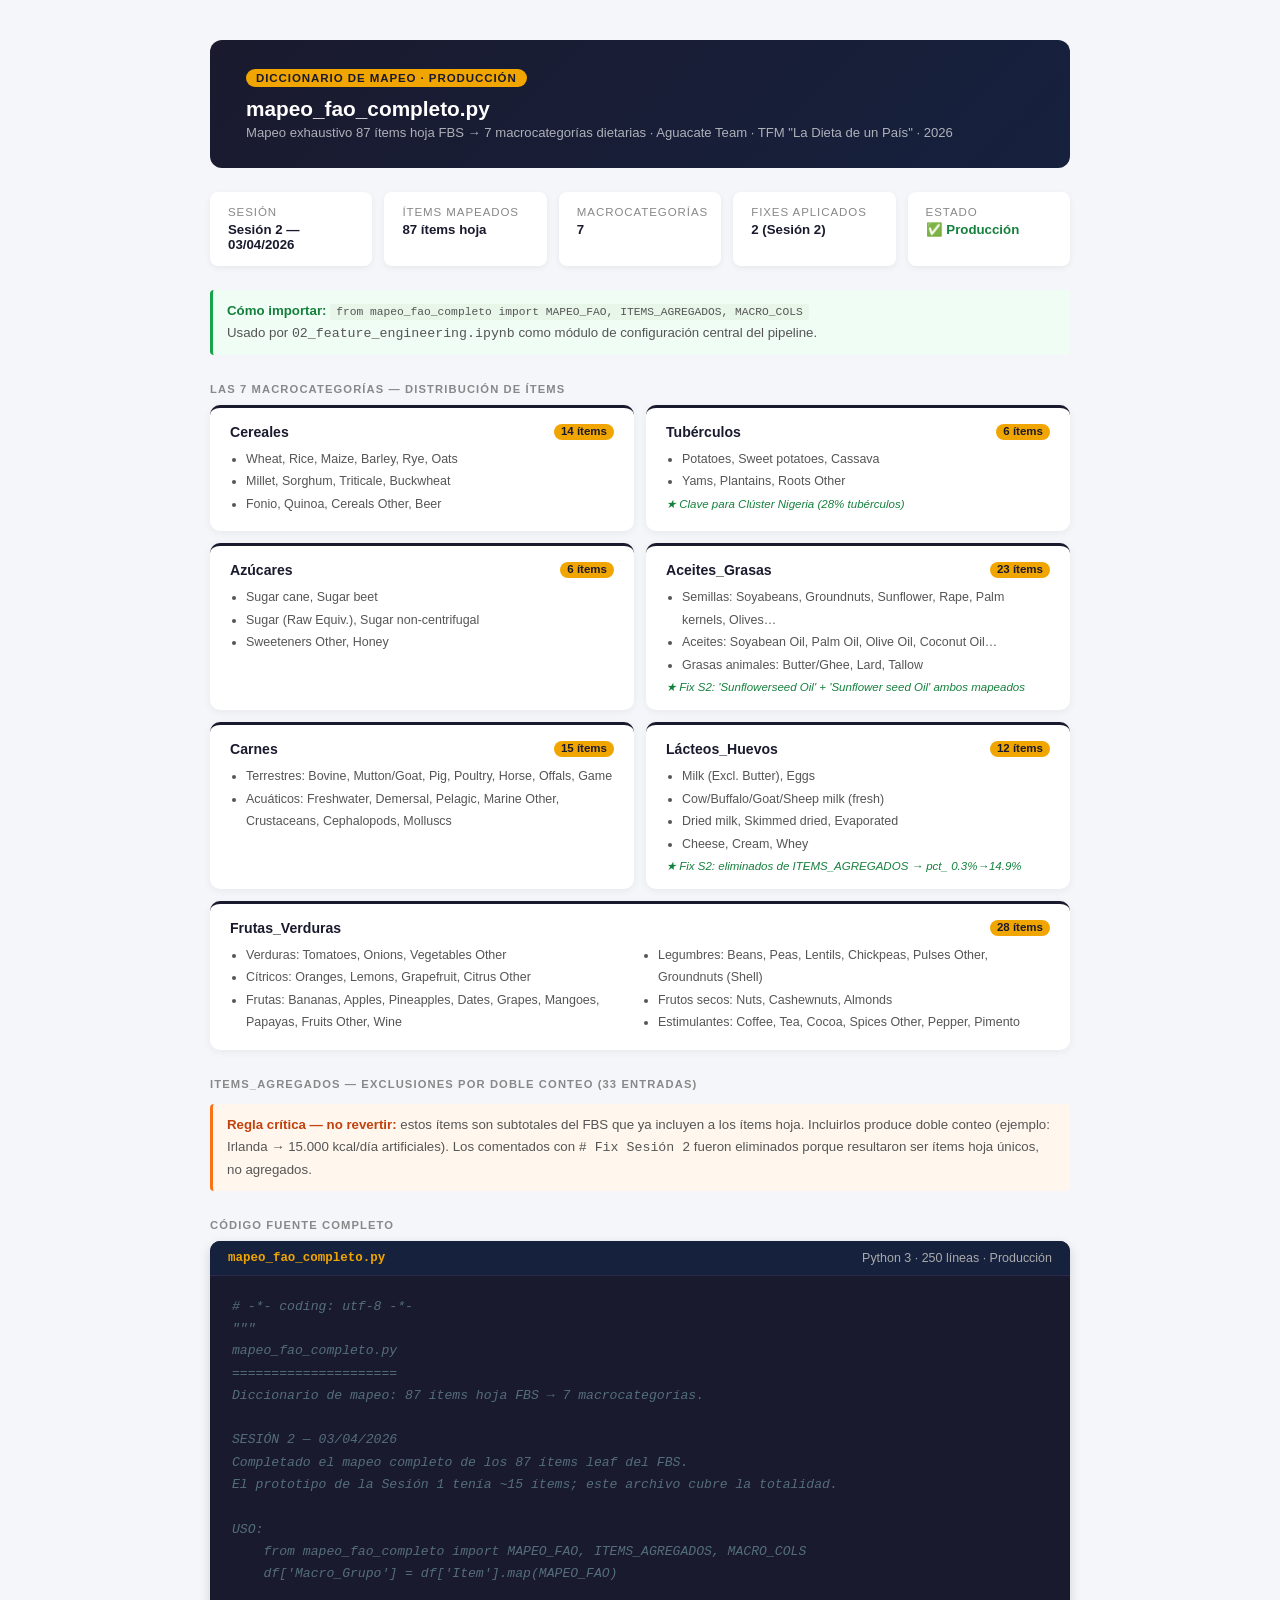
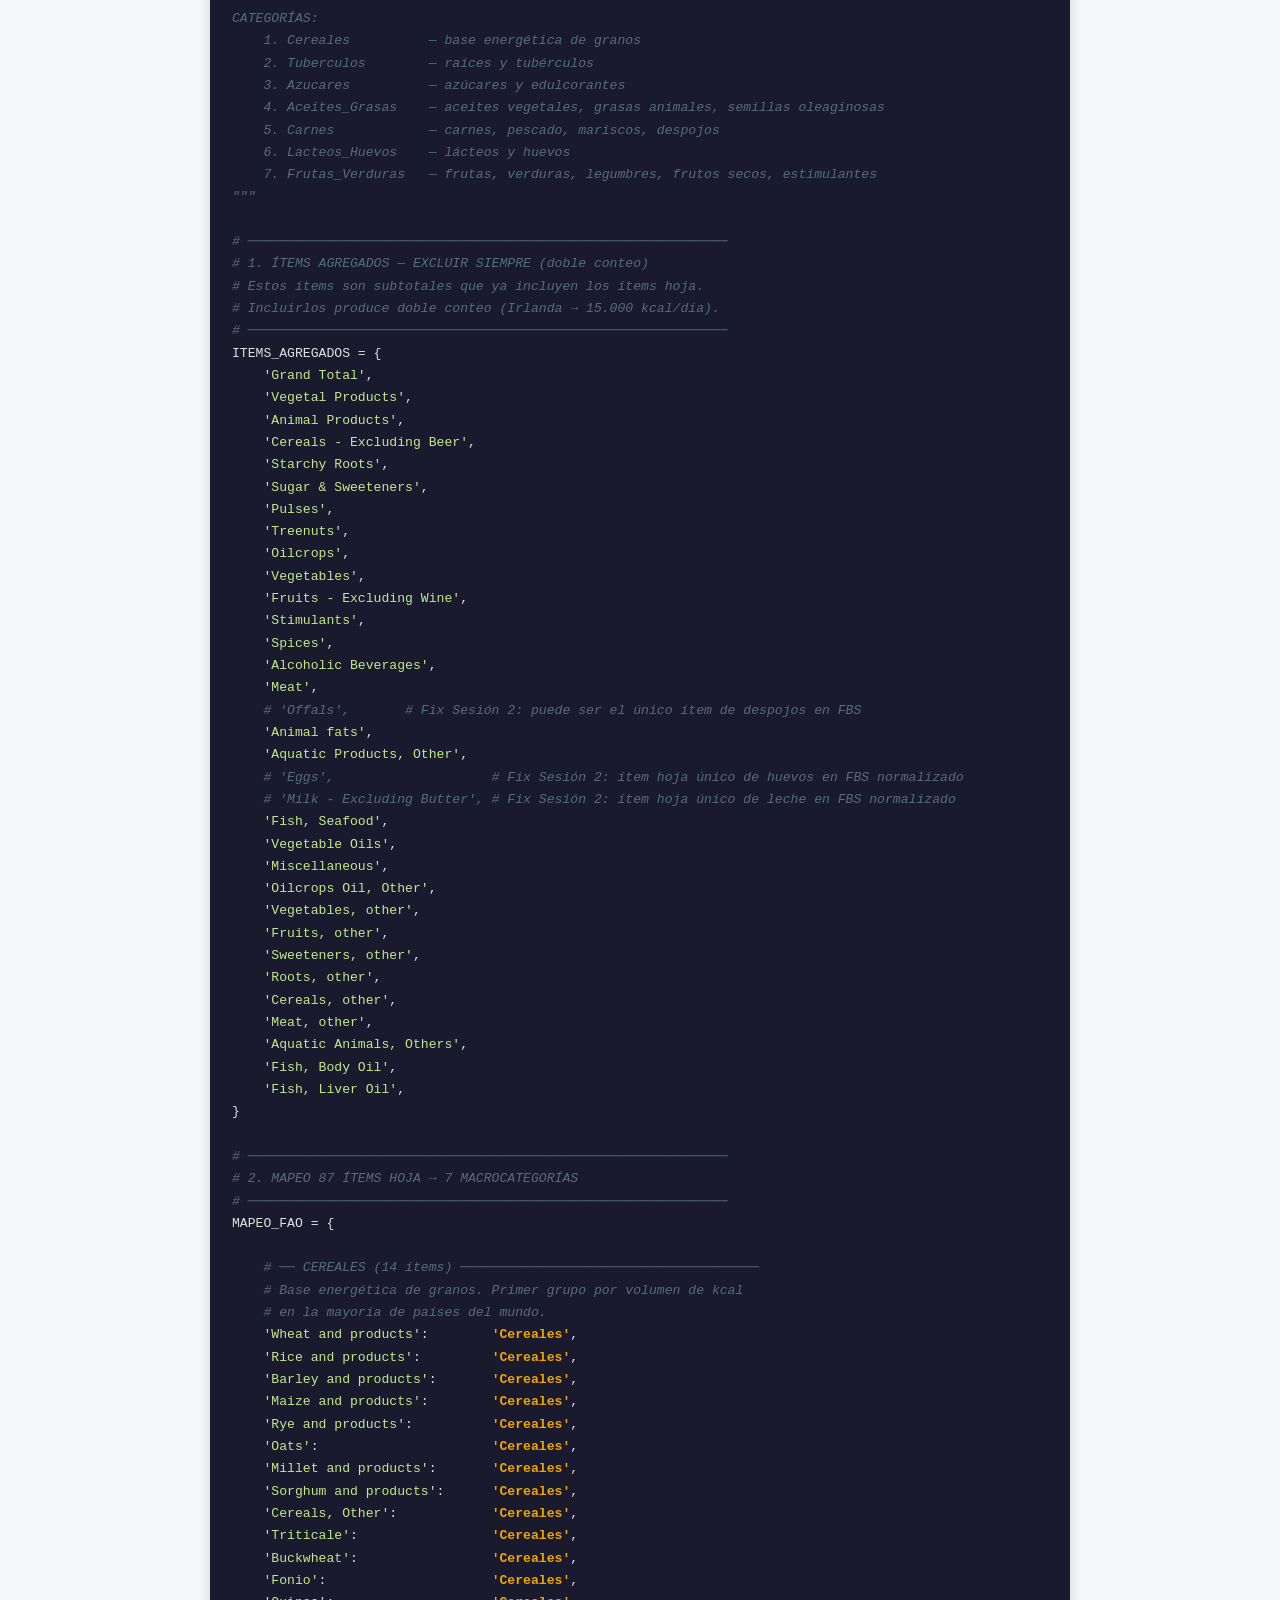
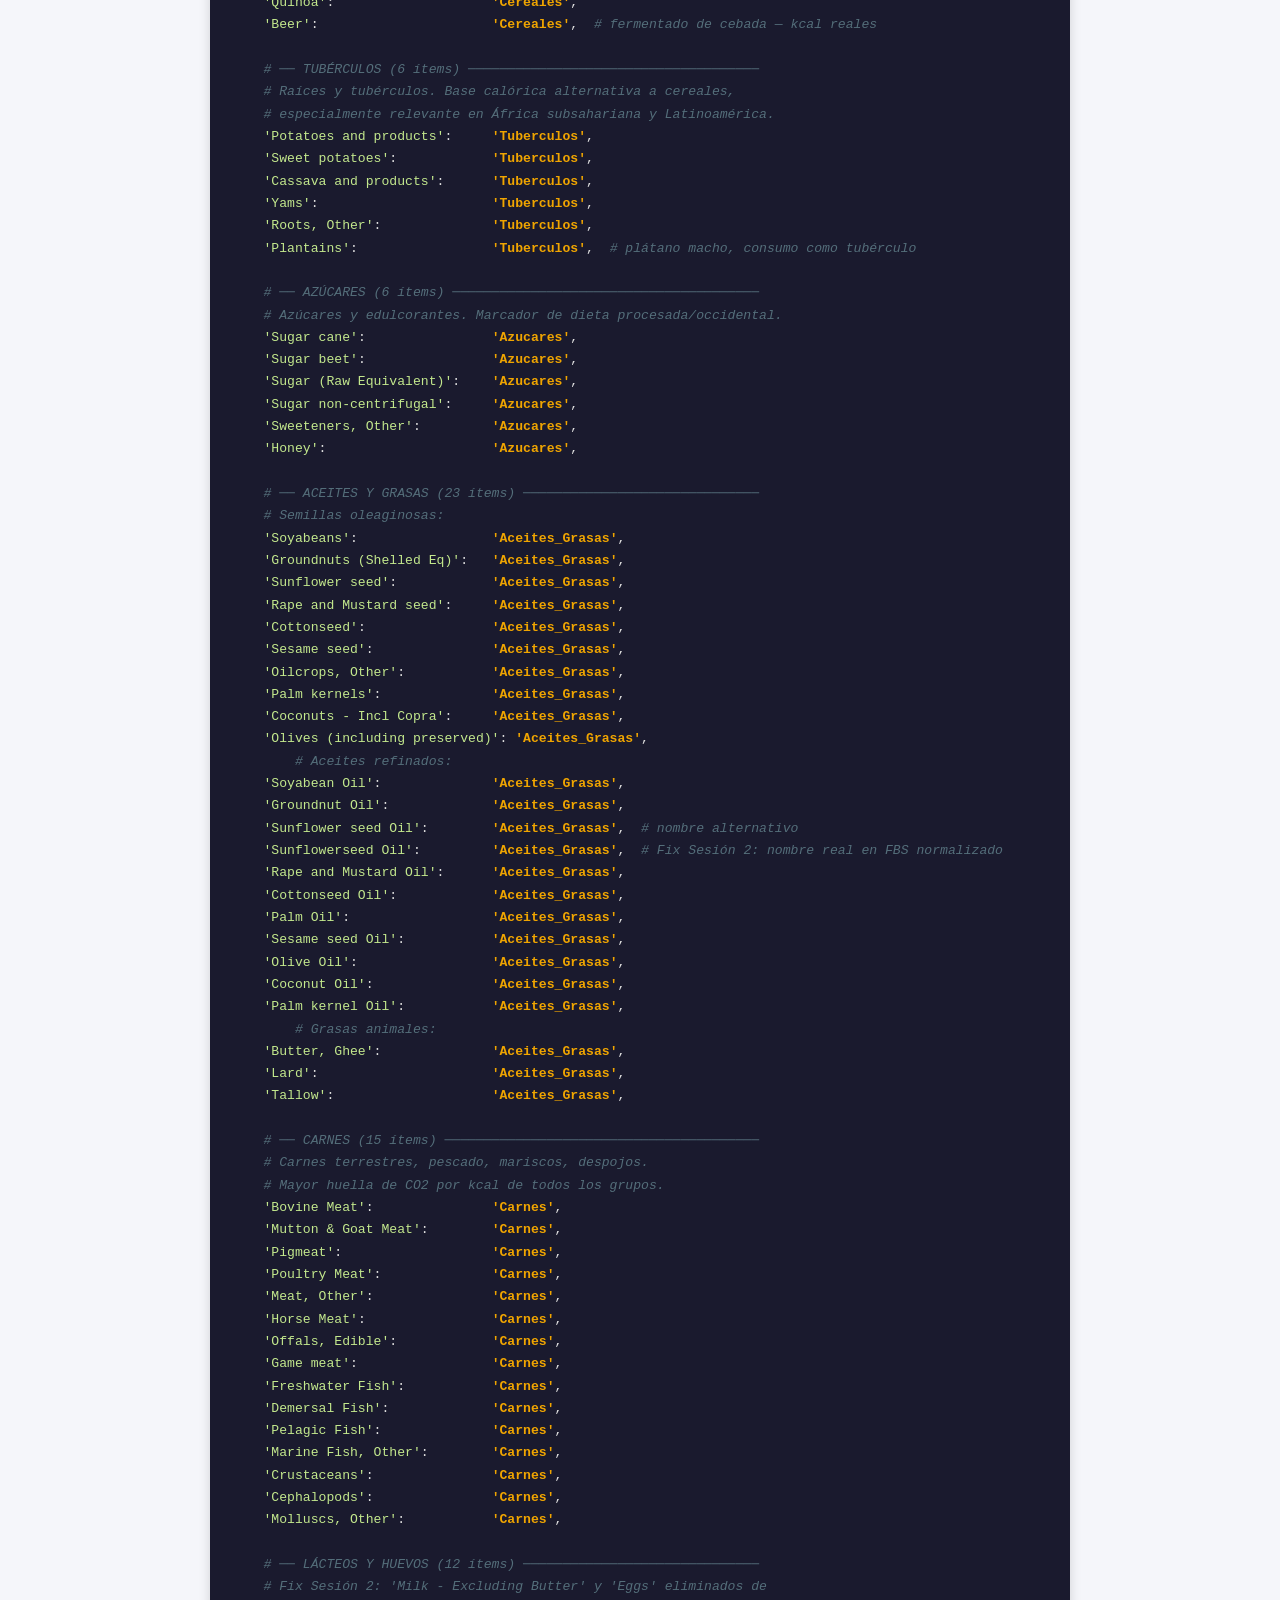
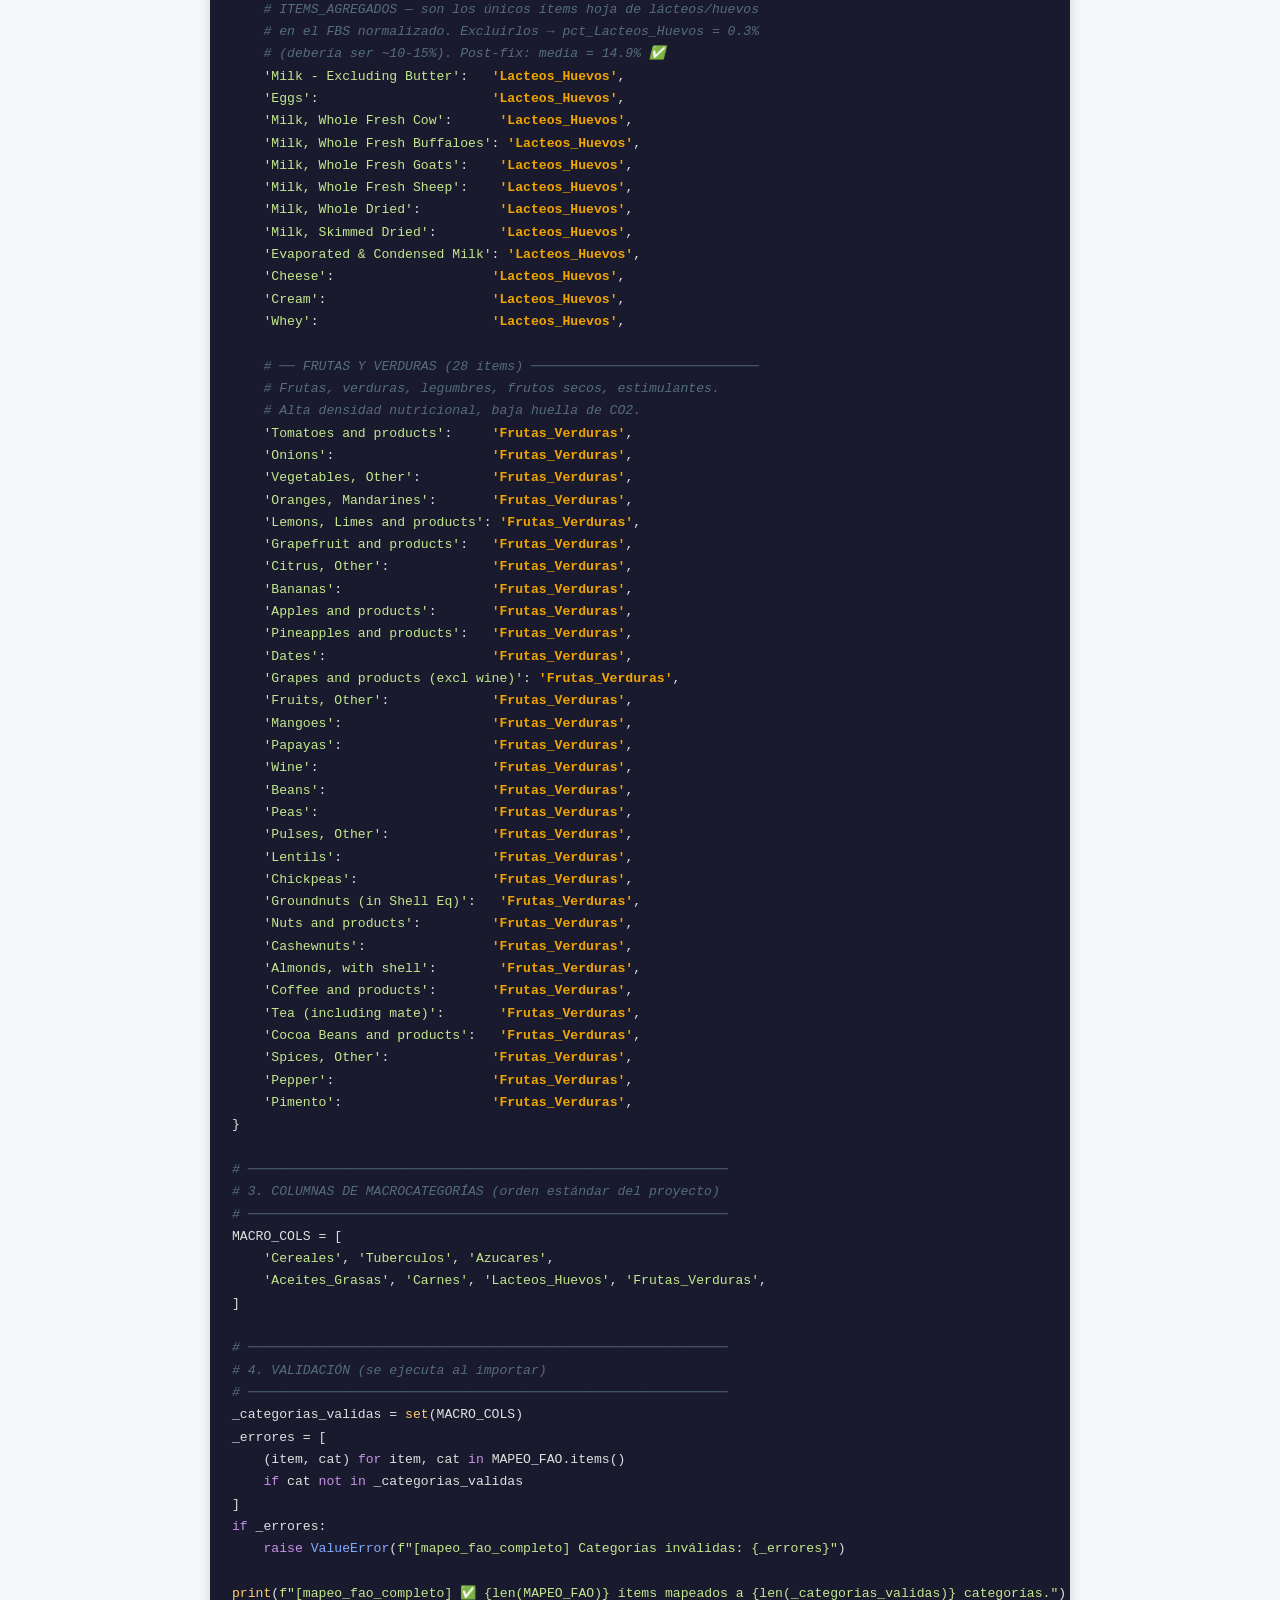
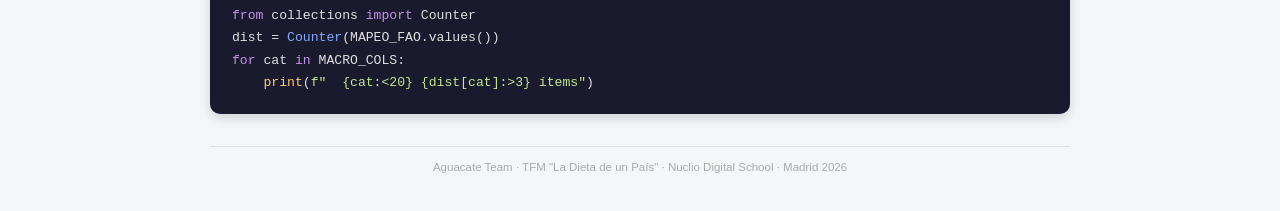
<file: notebooks/html_s/00_mapeo_fao_completo.html>
<!DOCTYPE html>
<html lang="es">
<head>
  <meta charset="UTF-8">
  <meta name="viewport" content="width=device-width, initial-scale=1.0">
  <title>mapeo_fao_completo.py — Aguacate Team · TFM</title>
  <style>
    * { box-sizing: border-box; margin: 0; padding: 0; }
    body { font-family: 'Segoe UI', Arial, sans-serif; background: #f5f6fa; color: #1a1a2e; padding: 40px 20px; }
    .container { max-width: 860px; margin: 0 auto; }
    .header { background: linear-gradient(135deg, #1a1a2e 0%, #16213e 100%); color: white; border-radius: 12px; padding: 28px 36px; margin-bottom: 24px; }
    .header .tag { display: inline-block; background: #f0a500; color: #1a1a2e; font-size: 0.72rem; font-weight: 700; padding: 3px 10px; border-radius: 20px; margin-bottom: 10px; letter-spacing: 0.08em; text-transform: uppercase; }
    .header h1 { font-size: 1.3rem; font-weight: 700; margin-bottom: 4px; }
    .header .subtitle { font-size: 0.82rem; opacity: 0.65; }
    .meta-grid { display: grid; grid-template-columns: repeat(auto-fit, minmax(160px, 1fr)); gap: 12px; margin-bottom: 24px; }
    .meta-card { background: white; border-radius: 8px; padding: 14px 18px; box-shadow: 0 2px 6px rgba(0,0,0,0.06); font-size: 0.83rem; }
    .meta-card .lbl { color: #888; font-size: 0.72rem; text-transform: uppercase; letter-spacing: 0.08em; margin-bottom: 4px; }
    .meta-card .val { font-weight: 700; color: #1a1a2e; }
    .section-label { font-size: 0.7rem; font-weight: 700; text-transform: uppercase; letter-spacing: 0.1em; color: #888; margin: 28px 0 10px 0; }
    .highlight { background: #fefce8; border-left: 3px solid #f0a500; padding: 10px 14px; border-radius: 4px; font-size: 0.83rem; line-height: 1.65; color: #555; margin: 14px 0; }
    .highlight strong { color: #b45309; }
    .warn { background: #fff7ed; border-left: 3px solid #f97316; padding: 10px 14px; border-radius: 4px; font-size: 0.83rem; line-height: 1.65; color: #555; margin: 14px 0; }
    .warn strong { color: #c2410c; }
    .ok { background: #f0fdf4; border-left: 3px solid #16a34a; padding: 10px 14px; border-radius: 4px; font-size: 0.83rem; line-height: 1.65; color: #555; margin: 14px 0; }
    .ok strong { color: #15803d; }

    /* TABLA RESUMEN MACROCATEGORÍAS */
    .macro-grid { display: grid; grid-template-columns: 1fr 1fr; gap: 12px; margin-bottom: 20px; }
    .macro-card { background: white; border-radius: 10px; box-shadow: 0 2px 8px rgba(0,0,0,0.06); padding: 16px 20px; border-top: 3px solid #1a1a2e; }
    .macro-card h4 { font-size: 0.88rem; font-weight: 700; margin-bottom: 8px; display: flex; justify-content: space-between; }
    .macro-card h4 span { font-size: 0.72rem; background: #f0a500; color: #1a1a2e; padding: 1px 7px; border-radius: 10px; font-weight: 700; }
    .macro-card ul { font-size: 0.78rem; color: #555; padding-left: 16px; line-height: 1.8; }
    .macro-card .fix-note { font-size: 0.72rem; color: #15803d; font-style: italic; margin-top: 4px; }

    .code-block { background: #1a1a2e; border-radius: 10px; overflow: hidden; margin-bottom: 24px; box-shadow: 0 4px 12px rgba(0,0,0,0.15); }
    .code-header { background: #16213e; padding: 10px 18px; display: flex; justify-content: space-between; align-items: center; font-size: 0.78rem; color: #aaa; border-bottom: 1px solid #2a2a4a; }
    .code-header .filename { color: #f0a500; font-weight: 700; font-family: 'Courier New', monospace; }
    .code-body { padding: 20px 22px; overflow-x: auto; }
    pre { font-family: 'Courier New', monospace; font-size: 0.82rem; line-height: 1.7; color: #e0e0e0; white-space: pre; }
    .kw { color: #c792ea; } .fn { color: #82aaff; } .st { color: #c3e88d; } .cm { color: #546e7a; font-style: italic; } .nm { color: #f78c6c; } .bi { color: #ffcb6b; } .cat { color: #f0a500; font-weight: 700; }
    .footer { text-align: center; font-size: 0.72rem; color: #aaa; margin-top: 32px; padding-top: 14px; border-top: 1px solid #e0e0e0; }
  </style>
</head>
<body>
<div class="container">

  <div class="header">
    <div class="tag">Diccionario de mapeo · Producción</div>
    <h1>mapeo_fao_completo.py</h1>
    <div class="subtitle">Mapeo exhaustivo 87 ítems hoja FBS → 7 macrocategorías dietarias · Aguacate Team · TFM "La Dieta de un País" · 2026</div>
  </div>

  <div class="meta-grid">
    <div class="meta-card"><div class="lbl">Sesión</div><div class="val">Sesión 2 — 03/04/2026</div></div>
    <div class="meta-card"><div class="lbl">Ítems mapeados</div><div class="val">87 ítems hoja</div></div>
    <div class="meta-card"><div class="lbl">Macrocategorías</div><div class="val">7</div></div>
    <div class="meta-card"><div class="lbl">Fixes aplicados</div><div class="val">2 (Sesión 2)</div></div>
    <div class="meta-card"><div class="lbl">Estado</div><div class="val" style="color:#15803d;">✅ Producción</div></div>
  </div>

  <div class="ok">
    <strong>Cómo importar:</strong>
    <code style="background:#e8f5e9; padding:2px 6px; border-radius:3px; font-family:'Courier New',monospace; font-size:0.85em;">from mapeo_fao_completo import MAPEO_FAO, ITEMS_AGREGADOS, MACRO_COLS</code><br>
    Usado por <code>02_feature_engineering.ipynb</code> como módulo de configuración central del pipeline.
  </div>

  <!-- RESUMEN MACROCATEGORÍAS -->
  <div class="section-label">Las 7 macrocategorías — distribución de ítems</div>

  <div class="macro-grid">
    <div class="macro-card">
      <h4>Cereales <span>14 ítems</span></h4>
      <ul>
        <li>Wheat, Rice, Maize, Barley, Rye, Oats</li>
        <li>Millet, Sorghum, Triticale, Buckwheat</li>
        <li>Fonio, Quinoa, Cereals Other, Beer</li>
      </ul>
    </div>
    <div class="macro-card">
      <h4>Tubérculos <span>6 ítems</span></h4>
      <ul>
        <li>Potatoes, Sweet potatoes, Cassava</li>
        <li>Yams, Plantains, Roots Other</li>
      </ul>
      <div class="fix-note">★ Clave para Clúster Nigeria (28% tubérculos)</div>
    </div>
    <div class="macro-card">
      <h4>Azúcares <span>6 ítems</span></h4>
      <ul>
        <li>Sugar cane, Sugar beet</li>
        <li>Sugar (Raw Equiv.), Sugar non-centrifugal</li>
        <li>Sweeteners Other, Honey</li>
      </ul>
    </div>
    <div class="macro-card">
      <h4>Aceites_Grasas <span>23 ítems</span></h4>
      <ul>
        <li>Semillas: Soyabeans, Groundnuts, Sunflower, Rape, Palm kernels, Olives…</li>
        <li>Aceites: Soyabean Oil, Palm Oil, Olive Oil, Coconut Oil…</li>
        <li>Grasas animales: Butter/Ghee, Lard, Tallow</li>
      </ul>
      <div class="fix-note">★ Fix S2: 'Sunflowerseed Oil' + 'Sunflower seed Oil' ambos mapeados</div>
    </div>
    <div class="macro-card">
      <h4>Carnes <span>15 ítems</span></h4>
      <ul>
        <li>Terrestres: Bovine, Mutton/Goat, Pig, Poultry, Horse, Offals, Game</li>
        <li>Acuáticos: Freshwater, Demersal, Pelagic, Marine Other, Crustaceans, Cephalopods, Molluscs</li>
      </ul>
    </div>
    <div class="macro-card">
      <h4>Lácteos_Huevos <span>12 ítems</span></h4>
      <ul>
        <li>Milk (Excl. Butter), Eggs</li>
        <li>Cow/Buffalo/Goat/Sheep milk (fresh)</li>
        <li>Dried milk, Skimmed dried, Evaporated</li>
        <li>Cheese, Cream, Whey</li>
      </ul>
      <div class="fix-note">★ Fix S2: eliminados de ITEMS_AGREGADOS → pct_ 0.3%→14.9%</div>
    </div>
    <div class="macro-card" style="grid-column: span 2;">
      <h4>Frutas_Verduras <span>28 ítems</span></h4>
      <ul style="columns: 2; gap: 20px;">
        <li>Verduras: Tomatoes, Onions, Vegetables Other</li>
        <li>Cítricos: Oranges, Lemons, Grapefruit, Citrus Other</li>
        <li>Frutas: Bananas, Apples, Pineapples, Dates, Grapes, Mangoes, Papayas, Fruits Other, Wine</li>
        <li>Legumbres: Beans, Peas, Lentils, Chickpeas, Pulses Other, Groundnuts (Shell)</li>
        <li>Frutos secos: Nuts, Cashewnuts, Almonds</li>
        <li>Estimulantes: Coffee, Tea, Cocoa, Spices Other, Pepper, Pimento</li>
      </ul>
    </div>
  </div>

  <!-- ITEMS AGREGADOS -->
  <div class="section-label">ITEMS_AGREGADOS — exclusiones por doble conteo (33 entradas)</div>
  <div class="warn">
    <strong>Regla crítica — no revertir:</strong> estos ítems son subtotales del FBS que ya incluyen a los ítems hoja. Incluirlos produce doble conteo (ejemplo: Irlanda → 15.000 kcal/día artificiales). Los comentados con <code># Fix Sesión 2</code> fueron eliminados porque resultaron ser ítems hoja únicos, no agregados.
  </div>

  <!-- CÓDIGO -->
  <div class="section-label">Código fuente completo</div>

  <div class="code-block">
    <div class="code-header">
      <span class="filename">mapeo_fao_completo.py</span>
      <span>Python 3 · 250 líneas · Producción</span>
    </div>
    <div class="code-body"><pre><span class="cm"># -*- coding: utf-8 -*-</span>
<span class="cm">"""
mapeo_fao_completo.py
=====================
Diccionario de mapeo: 87 ítems hoja FBS → 7 macrocategorías.

SESIÓN 2 — 03/04/2026
Completado el mapeo completo de los 87 ítems leaf del FBS.
El prototipo de la Sesión 1 tenía ~15 ítems; este archivo cubre la totalidad.

USO:
    from mapeo_fao_completo import MAPEO_FAO, ITEMS_AGREGADOS, MACRO_COLS
    df['Macro_Grupo'] = df['Item'].map(MAPEO_FAO)

CATEGORÍAS:
    1. Cereales          — base energética de granos
    2. Tuberculos        — raíces y tubérculos
    3. Azucares          — azúcares y edulcorantes
    4. Aceites_Grasas    — aceites vegetales, grasas animales, semillas oleaginosas
    5. Carnes            — carnes, pescado, mariscos, despojos
    6. Lacteos_Huevos    — lácteos y huevos
    7. Frutas_Verduras   — frutas, verduras, legumbres, frutos secos, estimulantes
"""</span>

<span class="cm"># ─────────────────────────────────────────────────────────────
# 1. ÍTEMS AGREGADOS — EXCLUIR SIEMPRE (doble conteo)
# Estos ítems son subtotales que ya incluyen los ítems hoja.
# Incluirlos produce doble conteo (Irlanda → 15.000 kcal/día).
# ─────────────────────────────────────────────────────────────</span>
ITEMS_AGREGADOS = {
    <span class="st">'Grand Total'</span>,
    <span class="st">'Vegetal Products'</span>,
    <span class="st">'Animal Products'</span>,
    <span class="st">'Cereals - Excluding Beer'</span>,
    <span class="st">'Starchy Roots'</span>,
    <span class="st">'Sugar &amp; Sweeteners'</span>,
    <span class="st">'Pulses'</span>,
    <span class="st">'Treenuts'</span>,
    <span class="st">'Oilcrops'</span>,
    <span class="st">'Vegetables'</span>,
    <span class="st">'Fruits - Excluding Wine'</span>,
    <span class="st">'Stimulants'</span>,
    <span class="st">'Spices'</span>,
    <span class="st">'Alcoholic Beverages'</span>,
    <span class="st">'Meat'</span>,
    <span class="cm"># 'Offals',       # Fix Sesión 2: puede ser el único ítem de despojos en FBS</span>
    <span class="st">'Animal fats'</span>,
    <span class="st">'Aquatic Products, Other'</span>,
    <span class="cm"># 'Eggs',                    # Fix Sesión 2: ítem hoja único de huevos en FBS normalizado</span>
    <span class="cm"># 'Milk - Excluding Butter', # Fix Sesión 2: ítem hoja único de leche en FBS normalizado</span>
    <span class="st">'Fish, Seafood'</span>,
    <span class="st">'Vegetable Oils'</span>,
    <span class="st">'Miscellaneous'</span>,
    <span class="st">'Oilcrops Oil, Other'</span>,
    <span class="st">'Vegetables, other'</span>,
    <span class="st">'Fruits, other'</span>,
    <span class="st">'Sweeteners, other'</span>,
    <span class="st">'Roots, other'</span>,
    <span class="st">'Cereals, other'</span>,
    <span class="st">'Meat, other'</span>,
    <span class="st">'Aquatic Animals, Others'</span>,
    <span class="st">'Fish, Body Oil'</span>,
    <span class="st">'Fish, Liver Oil'</span>,
}

<span class="cm"># ─────────────────────────────────────────────────────────────
# 2. MAPEO 87 ÍTEMS HOJA → 7 MACROCATEGORÍAS
# ─────────────────────────────────────────────────────────────</span>
MAPEO_FAO = {

    <span class="cm"># ── CEREALES (14 ítems) ──────────────────────────────────────
    # Base energética de granos. Primer grupo por volumen de kcal
    # en la mayoría de países del mundo.</span>
    <span class="st">'Wheat and products'</span>:        <span class="cat">'Cereales'</span>,
    <span class="st">'Rice and products'</span>:         <span class="cat">'Cereales'</span>,
    <span class="st">'Barley and products'</span>:       <span class="cat">'Cereales'</span>,
    <span class="st">'Maize and products'</span>:        <span class="cat">'Cereales'</span>,
    <span class="st">'Rye and products'</span>:          <span class="cat">'Cereales'</span>,
    <span class="st">'Oats'</span>:                      <span class="cat">'Cereales'</span>,
    <span class="st">'Millet and products'</span>:       <span class="cat">'Cereales'</span>,
    <span class="st">'Sorghum and products'</span>:      <span class="cat">'Cereales'</span>,
    <span class="st">'Cereals, Other'</span>:            <span class="cat">'Cereales'</span>,
    <span class="st">'Triticale'</span>:                 <span class="cat">'Cereales'</span>,
    <span class="st">'Buckwheat'</span>:                 <span class="cat">'Cereales'</span>,
    <span class="st">'Fonio'</span>:                     <span class="cat">'Cereales'</span>,
    <span class="st">'Quinoa'</span>:                    <span class="cat">'Cereales'</span>,
    <span class="st">'Beer'</span>:                      <span class="cat">'Cereales'</span>,  <span class="cm"># fermentado de cebada — kcal reales</span>

    <span class="cm"># ── TUBÉRCULOS (6 ítems) ─────────────────────────────────────
    # Raíces y tubérculos. Base calórica alternativa a cereales,
    # especialmente relevante en África subsahariana y Latinoamérica.</span>
    <span class="st">'Potatoes and products'</span>:     <span class="cat">'Tuberculos'</span>,
    <span class="st">'Sweet potatoes'</span>:            <span class="cat">'Tuberculos'</span>,
    <span class="st">'Cassava and products'</span>:      <span class="cat">'Tuberculos'</span>,
    <span class="st">'Yams'</span>:                      <span class="cat">'Tuberculos'</span>,
    <span class="st">'Roots, Other'</span>:              <span class="cat">'Tuberculos'</span>,
    <span class="st">'Plantains'</span>:                 <span class="cat">'Tuberculos'</span>,  <span class="cm"># plátano macho, consumo como tubérculo</span>

    <span class="cm"># ── AZÚCARES (6 ítems) ───────────────────────────────────────
    # Azúcares y edulcorantes. Marcador de dieta procesada/occidental.</span>
    <span class="st">'Sugar cane'</span>:                <span class="cat">'Azucares'</span>,
    <span class="st">'Sugar beet'</span>:                <span class="cat">'Azucares'</span>,
    <span class="st">'Sugar (Raw Equivalent)'</span>:    <span class="cat">'Azucares'</span>,
    <span class="st">'Sugar non-centrifugal'</span>:     <span class="cat">'Azucares'</span>,
    <span class="st">'Sweeteners, Other'</span>:         <span class="cat">'Azucares'</span>,
    <span class="st">'Honey'</span>:                     <span class="cat">'Azucares'</span>,

    <span class="cm"># ── ACEITES Y GRASAS (23 ítems) ──────────────────────────────
    # Semillas oleaginosas:</span>
    <span class="st">'Soyabeans'</span>:                 <span class="cat">'Aceites_Grasas'</span>,
    <span class="st">'Groundnuts (Shelled Eq)'</span>:   <span class="cat">'Aceites_Grasas'</span>,
    <span class="st">'Sunflower seed'</span>:            <span class="cat">'Aceites_Grasas'</span>,
    <span class="st">'Rape and Mustard seed'</span>:     <span class="cat">'Aceites_Grasas'</span>,
    <span class="st">'Cottonseed'</span>:                <span class="cat">'Aceites_Grasas'</span>,
    <span class="st">'Sesame seed'</span>:               <span class="cat">'Aceites_Grasas'</span>,
    <span class="st">'Oilcrops, Other'</span>:           <span class="cat">'Aceites_Grasas'</span>,
    <span class="st">'Palm kernels'</span>:              <span class="cat">'Aceites_Grasas'</span>,
    <span class="st">'Coconuts - Incl Copra'</span>:     <span class="cat">'Aceites_Grasas'</span>,
    <span class="st">'Olives (including preserved)'</span>: <span class="cat">'Aceites_Grasas'</span>,
    <span class="cm">    # Aceites refinados:</span>
    <span class="st">'Soyabean Oil'</span>:              <span class="cat">'Aceites_Grasas'</span>,
    <span class="st">'Groundnut Oil'</span>:             <span class="cat">'Aceites_Grasas'</span>,
    <span class="st">'Sunflower seed Oil'</span>:        <span class="cat">'Aceites_Grasas'</span>,  <span class="cm"># nombre alternativo</span>
    <span class="st">'Sunflowerseed Oil'</span>:         <span class="cat">'Aceites_Grasas'</span>,  <span class="cm"># Fix Sesión 2: nombre real en FBS normalizado</span>
    <span class="st">'Rape and Mustard Oil'</span>:      <span class="cat">'Aceites_Grasas'</span>,
    <span class="st">'Cottonseed Oil'</span>:            <span class="cat">'Aceites_Grasas'</span>,
    <span class="st">'Palm Oil'</span>:                  <span class="cat">'Aceites_Grasas'</span>,
    <span class="st">'Sesame seed Oil'</span>:           <span class="cat">'Aceites_Grasas'</span>,
    <span class="st">'Olive Oil'</span>:                 <span class="cat">'Aceites_Grasas'</span>,
    <span class="st">'Coconut Oil'</span>:               <span class="cat">'Aceites_Grasas'</span>,
    <span class="st">'Palm kernel Oil'</span>:           <span class="cat">'Aceites_Grasas'</span>,
    <span class="cm">    # Grasas animales:</span>
    <span class="st">'Butter, Ghee'</span>:              <span class="cat">'Aceites_Grasas'</span>,
    <span class="st">'Lard'</span>:                      <span class="cat">'Aceites_Grasas'</span>,
    <span class="st">'Tallow'</span>:                    <span class="cat">'Aceites_Grasas'</span>,

    <span class="cm"># ── CARNES (15 ítems) ────────────────────────────────────────
    # Carnes terrestres, pescado, mariscos, despojos.
    # Mayor huella de CO2 por kcal de todos los grupos.</span>
    <span class="st">'Bovine Meat'</span>:               <span class="cat">'Carnes'</span>,
    <span class="st">'Mutton &amp; Goat Meat'</span>:        <span class="cat">'Carnes'</span>,
    <span class="st">'Pigmeat'</span>:                   <span class="cat">'Carnes'</span>,
    <span class="st">'Poultry Meat'</span>:              <span class="cat">'Carnes'</span>,
    <span class="st">'Meat, Other'</span>:               <span class="cat">'Carnes'</span>,
    <span class="st">'Horse Meat'</span>:                <span class="cat">'Carnes'</span>,
    <span class="st">'Offals, Edible'</span>:            <span class="cat">'Carnes'</span>,
    <span class="st">'Game meat'</span>:                 <span class="cat">'Carnes'</span>,
    <span class="st">'Freshwater Fish'</span>:           <span class="cat">'Carnes'</span>,
    <span class="st">'Demersal Fish'</span>:             <span class="cat">'Carnes'</span>,
    <span class="st">'Pelagic Fish'</span>:              <span class="cat">'Carnes'</span>,
    <span class="st">'Marine Fish, Other'</span>:        <span class="cat">'Carnes'</span>,
    <span class="st">'Crustaceans'</span>:               <span class="cat">'Carnes'</span>,
    <span class="st">'Cephalopods'</span>:               <span class="cat">'Carnes'</span>,
    <span class="st">'Molluscs, Other'</span>:           <span class="cat">'Carnes'</span>,

    <span class="cm"># ── LÁCTEOS Y HUEVOS (12 ítems) ──────────────────────────────
    # Fix Sesión 2: 'Milk - Excluding Butter' y 'Eggs' eliminados de
    # ITEMS_AGREGADOS — son los únicos ítems hoja de lácteos/huevos
    # en el FBS normalizado. Excluirlos → pct_Lacteos_Huevos = 0.3%
    # (debería ser ~10-15%). Post-fix: media = 14.9% ✅</span>
    <span class="st">'Milk - Excluding Butter'</span>:   <span class="cat">'Lacteos_Huevos'</span>,
    <span class="st">'Eggs'</span>:                      <span class="cat">'Lacteos_Huevos'</span>,
    <span class="st">'Milk, Whole Fresh Cow'</span>:      <span class="cat">'Lacteos_Huevos'</span>,
    <span class="st">'Milk, Whole Fresh Buffaloes'</span>: <span class="cat">'Lacteos_Huevos'</span>,
    <span class="st">'Milk, Whole Fresh Goats'</span>:    <span class="cat">'Lacteos_Huevos'</span>,
    <span class="st">'Milk, Whole Fresh Sheep'</span>:    <span class="cat">'Lacteos_Huevos'</span>,
    <span class="st">'Milk, Whole Dried'</span>:          <span class="cat">'Lacteos_Huevos'</span>,
    <span class="st">'Milk, Skimmed Dried'</span>:        <span class="cat">'Lacteos_Huevos'</span>,
    <span class="st">'Evaporated &amp; Condensed Milk'</span>: <span class="cat">'Lacteos_Huevos'</span>,
    <span class="st">'Cheese'</span>:                    <span class="cat">'Lacteos_Huevos'</span>,
    <span class="st">'Cream'</span>:                     <span class="cat">'Lacteos_Huevos'</span>,
    <span class="st">'Whey'</span>:                      <span class="cat">'Lacteos_Huevos'</span>,

    <span class="cm"># ── FRUTAS Y VERDURAS (28 ítems) ─────────────────────────────
    # Frutas, verduras, legumbres, frutos secos, estimulantes.
    # Alta densidad nutricional, baja huella de CO2.</span>
    <span class="st">'Tomatoes and products'</span>:     <span class="cat">'Frutas_Verduras'</span>,
    <span class="st">'Onions'</span>:                    <span class="cat">'Frutas_Verduras'</span>,
    <span class="st">'Vegetables, Other'</span>:         <span class="cat">'Frutas_Verduras'</span>,
    <span class="st">'Oranges, Mandarines'</span>:       <span class="cat">'Frutas_Verduras'</span>,
    <span class="st">'Lemons, Limes and products'</span>: <span class="cat">'Frutas_Verduras'</span>,
    <span class="st">'Grapefruit and products'</span>:   <span class="cat">'Frutas_Verduras'</span>,
    <span class="st">'Citrus, Other'</span>:             <span class="cat">'Frutas_Verduras'</span>,
    <span class="st">'Bananas'</span>:                   <span class="cat">'Frutas_Verduras'</span>,
    <span class="st">'Apples and products'</span>:       <span class="cat">'Frutas_Verduras'</span>,
    <span class="st">'Pineapples and products'</span>:   <span class="cat">'Frutas_Verduras'</span>,
    <span class="st">'Dates'</span>:                     <span class="cat">'Frutas_Verduras'</span>,
    <span class="st">'Grapes and products (excl wine)'</span>: <span class="cat">'Frutas_Verduras'</span>,
    <span class="st">'Fruits, Other'</span>:             <span class="cat">'Frutas_Verduras'</span>,
    <span class="st">'Mangoes'</span>:                   <span class="cat">'Frutas_Verduras'</span>,
    <span class="st">'Papayas'</span>:                   <span class="cat">'Frutas_Verduras'</span>,
    <span class="st">'Wine'</span>:                      <span class="cat">'Frutas_Verduras'</span>,
    <span class="st">'Beans'</span>:                     <span class="cat">'Frutas_Verduras'</span>,
    <span class="st">'Peas'</span>:                      <span class="cat">'Frutas_Verduras'</span>,
    <span class="st">'Pulses, Other'</span>:             <span class="cat">'Frutas_Verduras'</span>,
    <span class="st">'Lentils'</span>:                   <span class="cat">'Frutas_Verduras'</span>,
    <span class="st">'Chickpeas'</span>:                 <span class="cat">'Frutas_Verduras'</span>,
    <span class="st">'Groundnuts (in Shell Eq)'</span>:   <span class="cat">'Frutas_Verduras'</span>,
    <span class="st">'Nuts and products'</span>:         <span class="cat">'Frutas_Verduras'</span>,
    <span class="st">'Cashewnuts'</span>:                <span class="cat">'Frutas_Verduras'</span>,
    <span class="st">'Almonds, with shell'</span>:        <span class="cat">'Frutas_Verduras'</span>,
    <span class="st">'Coffee and products'</span>:       <span class="cat">'Frutas_Verduras'</span>,
    <span class="st">'Tea (including mate)'</span>:       <span class="cat">'Frutas_Verduras'</span>,
    <span class="st">'Cocoa Beans and products'</span>:   <span class="cat">'Frutas_Verduras'</span>,
    <span class="st">'Spices, Other'</span>:             <span class="cat">'Frutas_Verduras'</span>,
    <span class="st">'Pepper'</span>:                    <span class="cat">'Frutas_Verduras'</span>,
    <span class="st">'Pimento'</span>:                   <span class="cat">'Frutas_Verduras'</span>,
}

<span class="cm"># ─────────────────────────────────────────────────────────────
# 3. COLUMNAS DE MACROCATEGORÍAS (orden estándar del proyecto)
# ─────────────────────────────────────────────────────────────</span>
MACRO_COLS = [
    <span class="st">'Cereales'</span>, <span class="st">'Tuberculos'</span>, <span class="st">'Azucares'</span>,
    <span class="st">'Aceites_Grasas'</span>, <span class="st">'Carnes'</span>, <span class="st">'Lacteos_Huevos'</span>, <span class="st">'Frutas_Verduras'</span>,
]

<span class="cm"># ─────────────────────────────────────────────────────────────
# 4. VALIDACIÓN (se ejecuta al importar)
# ─────────────────────────────────────────────────────────────</span>
_categorias_validas = <span class="bi">set</span>(MACRO_COLS)
_errores = [
    (item, cat) <span class="kw">for</span> item, cat <span class="kw">in</span> MAPEO_FAO.items()
    <span class="kw">if</span> cat <span class="kw">not in</span> _categorias_validas
]
<span class="kw">if</span> _errores:
    <span class="kw">raise</span> <span class="fn">ValueError</span>(<span class="st">f"[mapeo_fao_completo] Categorías inválidas: {_errores}"</span>)

<span class="bi">print</span>(<span class="st">f"[mapeo_fao_completo] ✅ {len(MAPEO_FAO)} ítems mapeados a {len(_categorias_validas)} categorías."</span>)
<span class="kw">from</span> collections <span class="kw">import</span> Counter
dist = <span class="fn">Counter</span>(MAPEO_FAO.values())
<span class="kw">for</span> cat <span class="kw">in</span> MACRO_COLS:
    <span class="bi">print</span>(<span class="st">f"  {cat:&lt;20} {dist[cat]:&gt;3} ítems"</span>)</pre>
    </div>
  </div>

  <div class="footer">
    Aguacate Team · TFM "La Dieta de un País" · Nuclio Digital School · Madrid 2026
  </div>

</div>
</body>
</html>
</file>
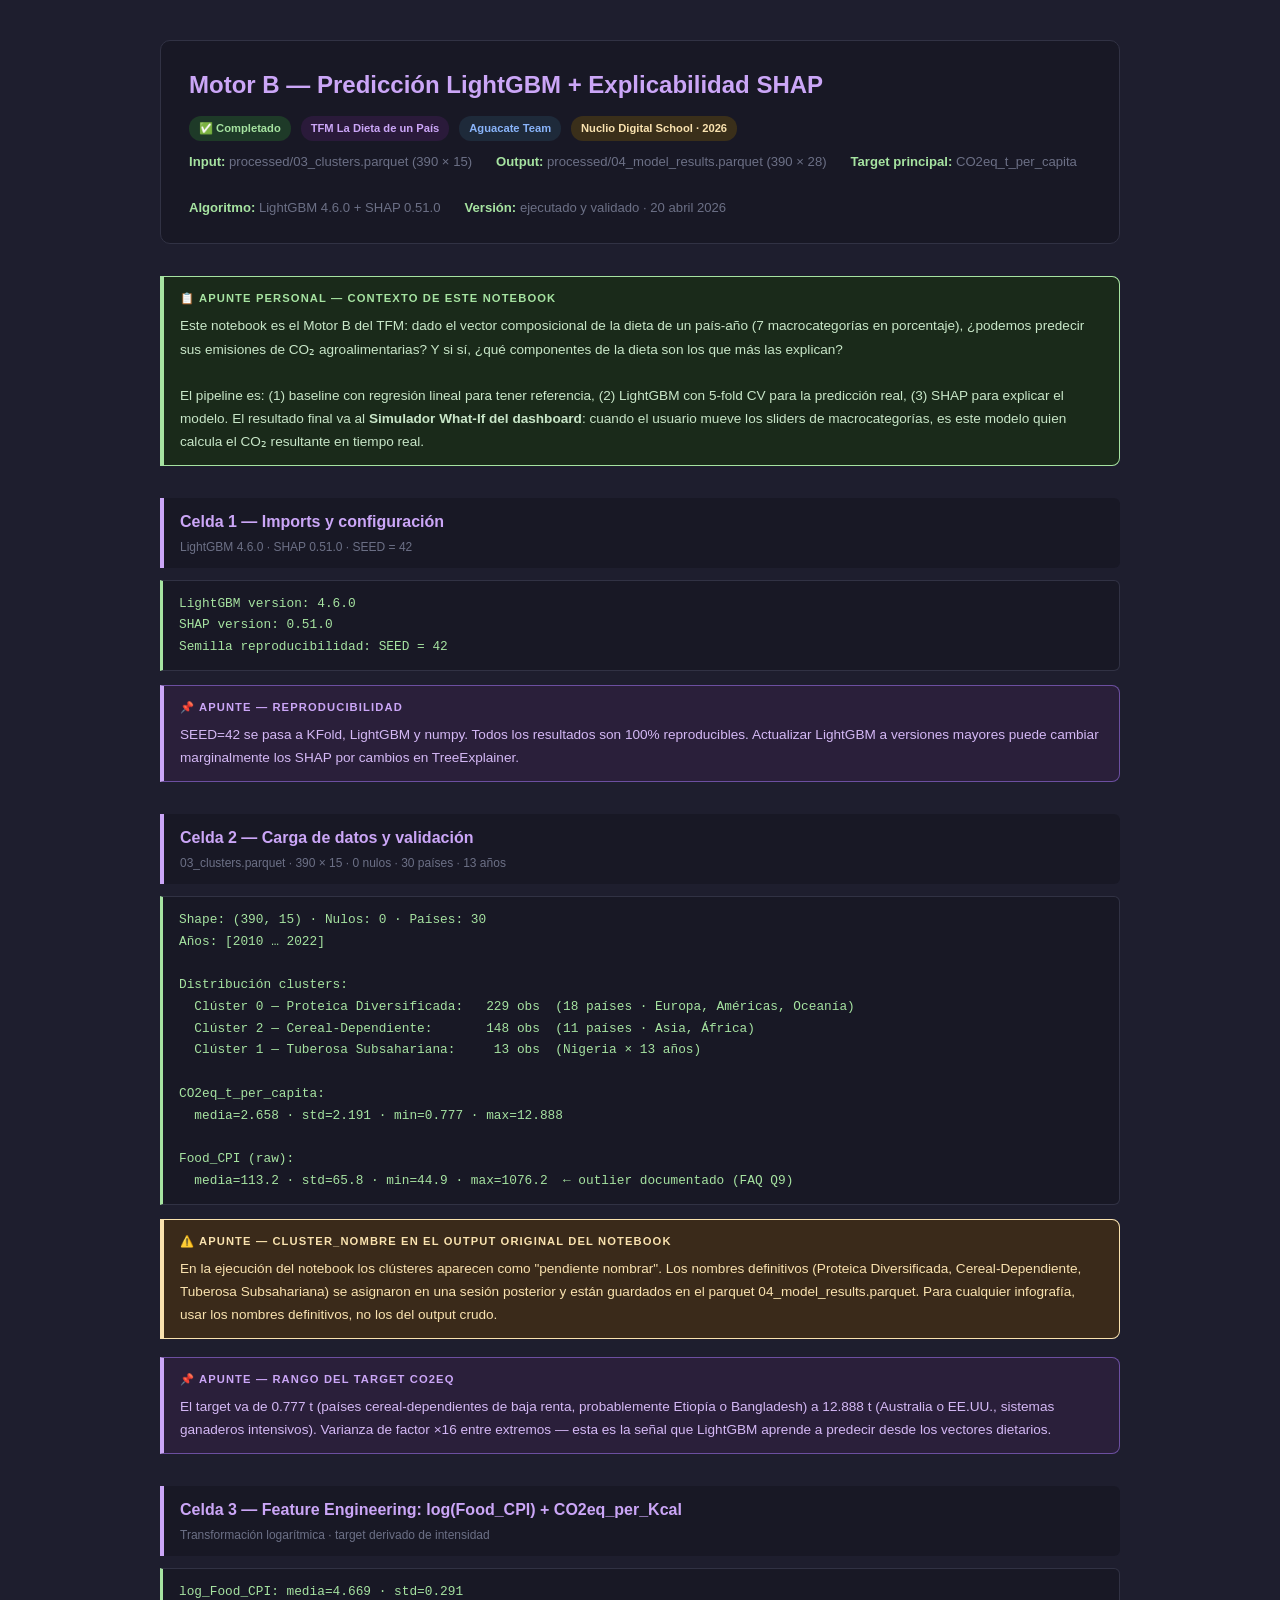
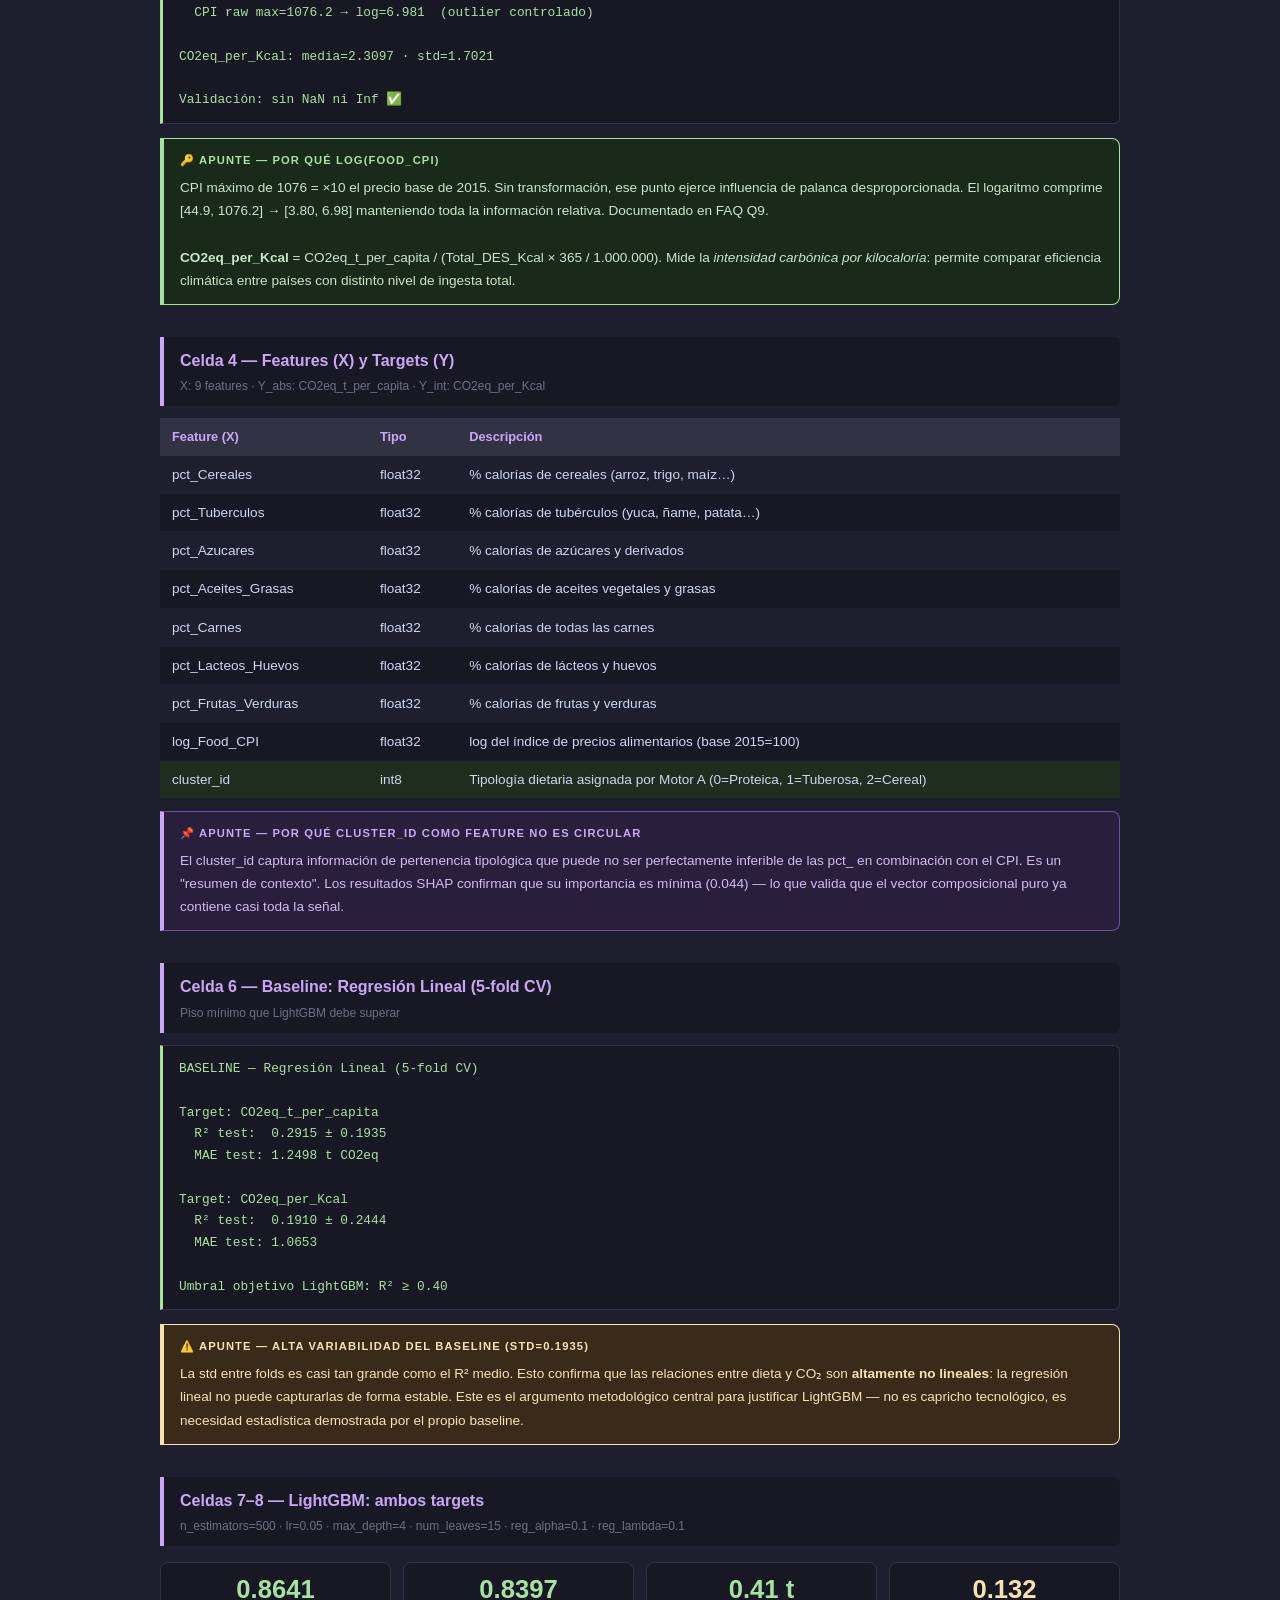
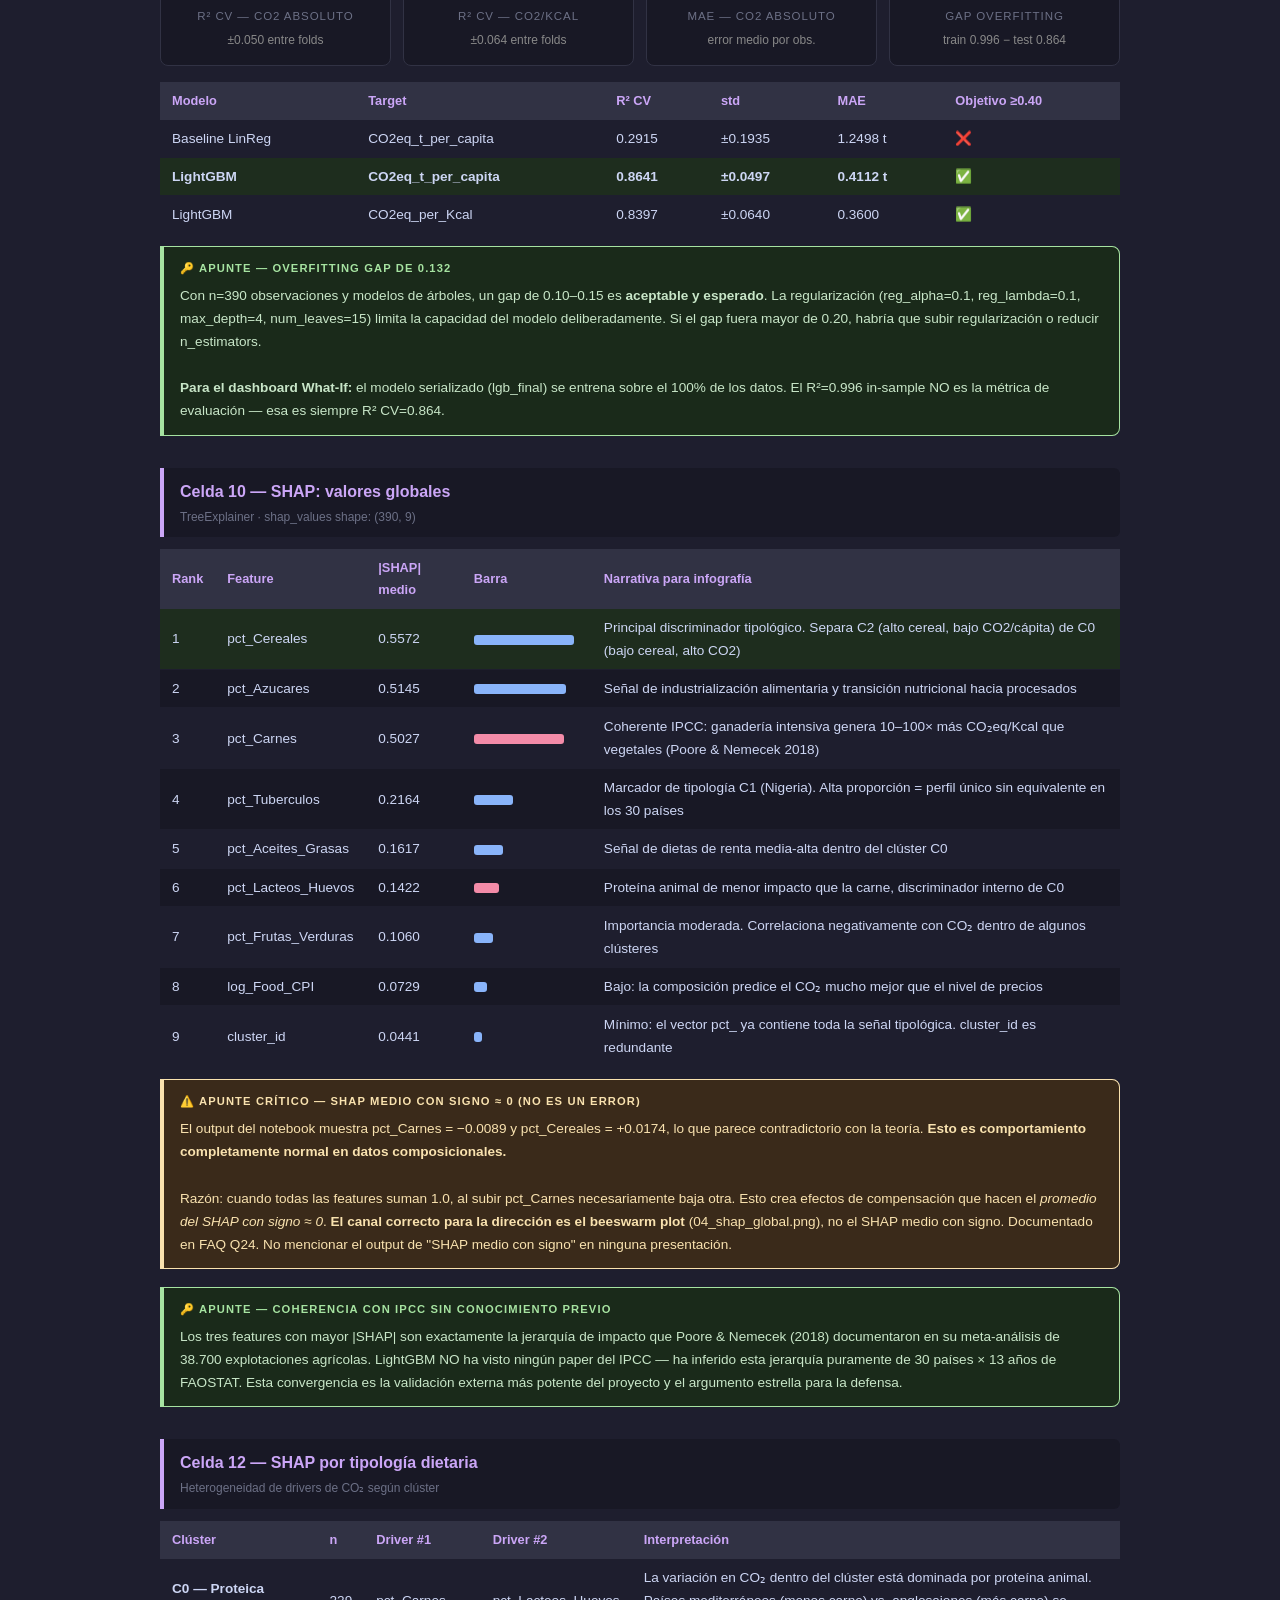
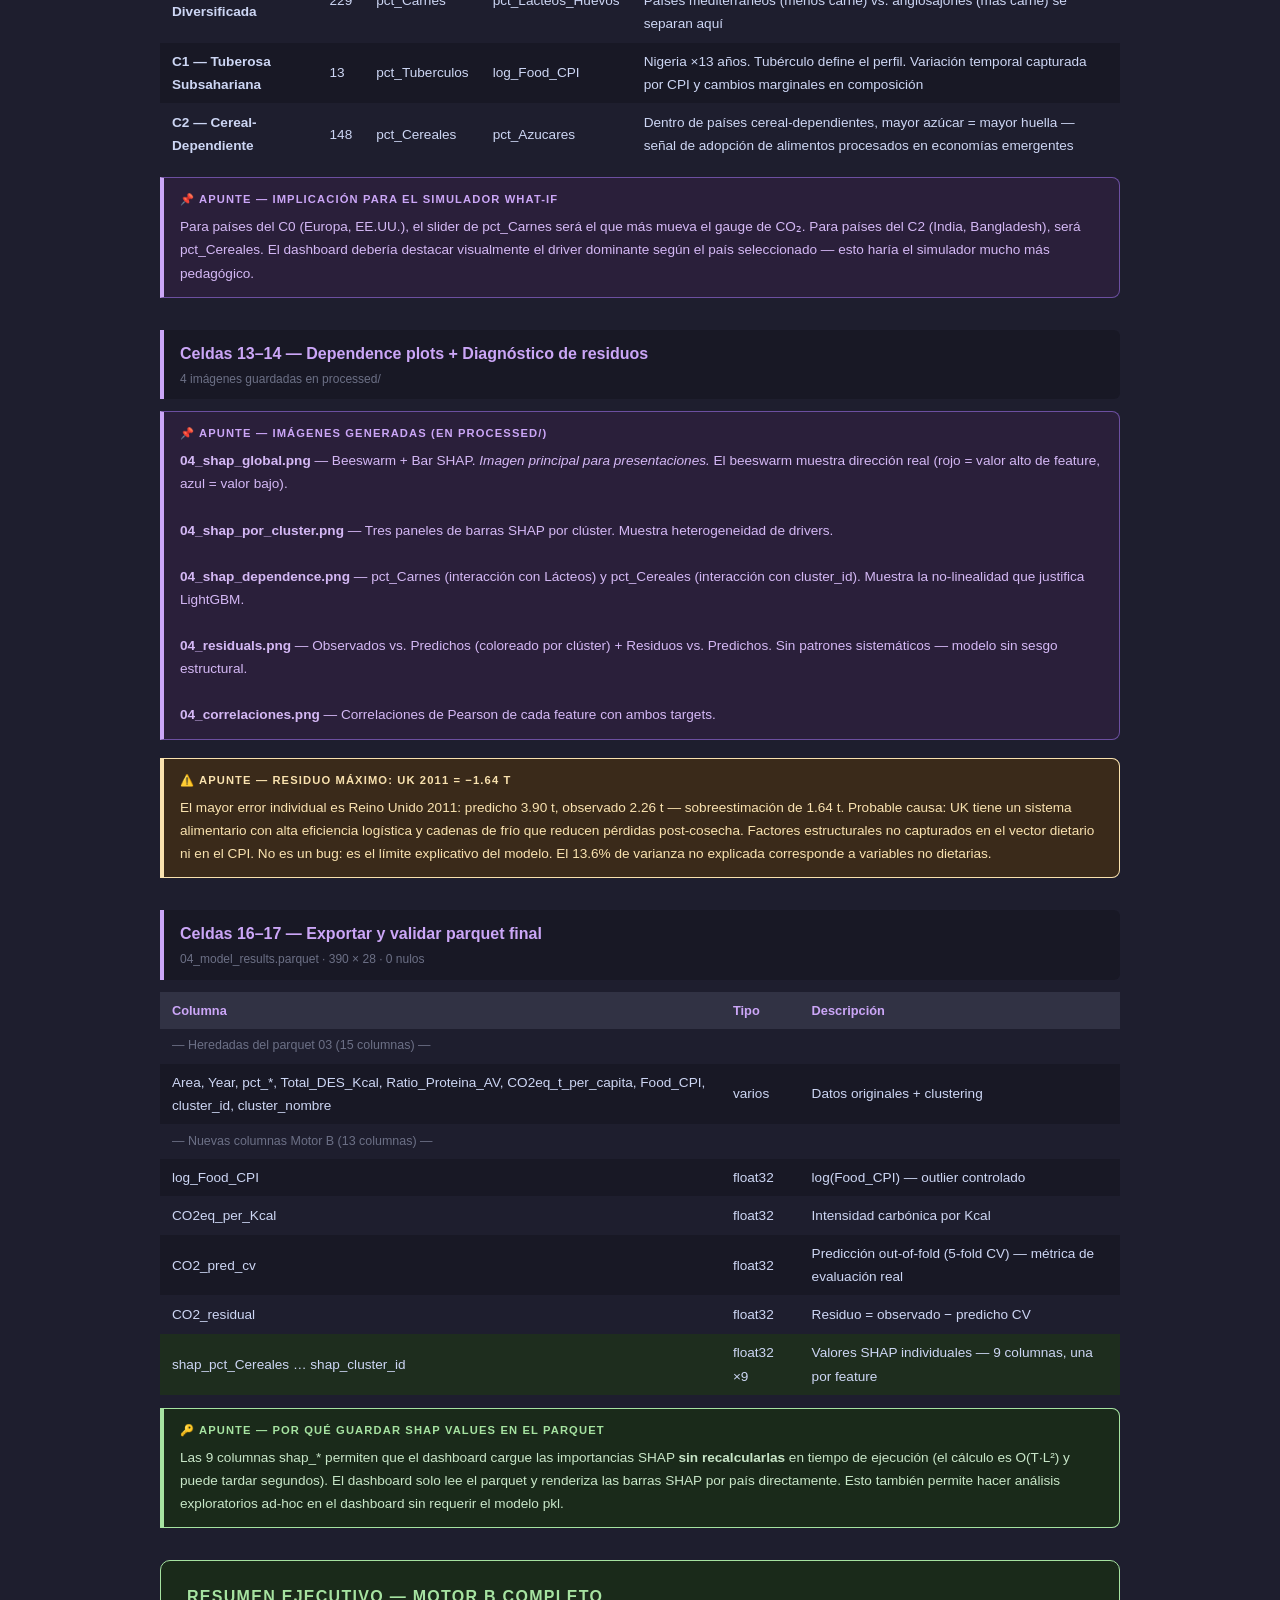
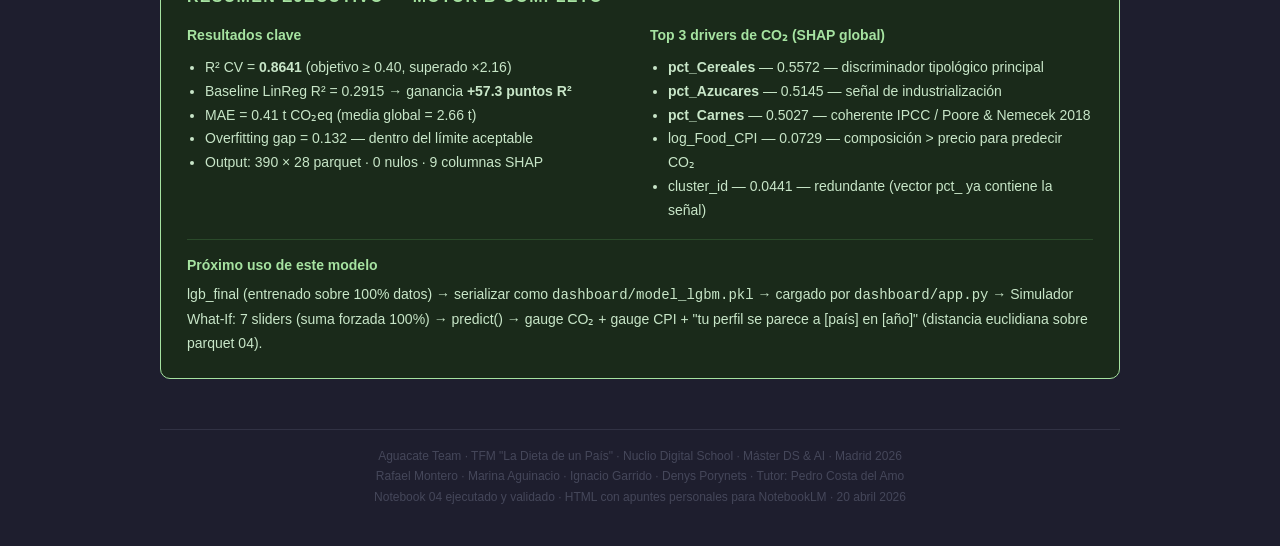
<file: notebooks/html_s/04_motor_b_lightgbm.html>
<!DOCTYPE html>
<html lang="es">
<head>
  <meta charset="UTF-8">
  <title>Motor B — LightGBM + SHAP · TFM La Dieta de un País</title>
  <style>
    * { box-sizing: border-box; margin: 0; padding: 0; }
    body {
      font-family: 'Segoe UI', Arial, sans-serif;
      background: #1e1e2e;
      color: #cdd6f4;
      font-size: 10.5pt;
      line-height: 1.7;
      padding: 40px;
    }
    .page { max-width: 960px; margin: 0 auto; }

    .header {
      background: #181825;
      border: 1px solid #313244;
      border-radius: 10px;
      padding: 24px 28px;
      margin-bottom: 32px;
    }
    .header h1 { font-size: 1.5rem; color: #cba6f7; margin-bottom: 6px; }
    .header-meta { font-size: 0.82rem; color: #6c7086; margin-top: 10px; display: flex; gap: 24px; flex-wrap: wrap; }
    .header-meta span strong { color: #a6e3a1; }
    .badge { display: inline-block; font-size: 0.7rem; font-weight: 700; padding: 3px 10px; border-radius: 12px; margin-right: 6px; }
    .badge-green  { background: #1e3a28; color: #a6e3a1; }
    .badge-blue   { background: #1e2a3a; color: #89b4fa; }
    .badge-yellow { background: #3a2f1a; color: #f9e2af; }
    .badge-purple { background: #2a1a3a; color: #cba6f7; }

    .section-header {
      background: #181825;
      border-left: 4px solid #cba6f7;
      padding: 10px 16px;
      margin: 32px 0 12px 0;
      border-radius: 0 6px 6px 0;
    }
    .section-header h2 { font-size: 1rem; color: #cba6f7; font-weight: 700; }
    .section-header .cell-num { font-size: 0.75rem; color: #6c7086; margin-top: 2px; }

    .output-block {
      background: #181825;
      border: 1px solid #313244;
      border-left: 3px solid #a6e3a1;
      border-radius: 0 6px 6px 0;
      padding: 12px 16px;
      font-family: 'Courier New', monospace;
      font-size: 0.8rem;
      color: #a6e3a1;
      margin: 6px 0 14px 0;
      white-space: pre-wrap;
    }

    .nota {
      background: #2a1f3a;
      border: 1px solid #6c4fa0;
      border-left: 4px solid #cba6f7;
      border-radius: 0 8px 8px 0;
      padding: 12px 16px;
      margin: 10px 0 18px 0;
      font-size: 0.85rem;
      color: #d4b8f5;
    }
    .nota-title { font-size: 0.7rem; font-weight: 700; text-transform: uppercase; letter-spacing: 0.1em; color: #cba6f7; margin-bottom: 6px; }
    .nota-warning { background: #3a2a1a; border-color: #f9e2af; border-left-color: #f9e2af; color: #f9e2af; }
    .nota-warning .nota-title { color: #f9e2af; }
    .nota-key { background: #1a2a1a; border-color: #a6e3a1; border-left-color: #a6e3a1; color: #c8e6c8; }
    .nota-key .nota-title { color: #a6e3a1; }

    table { width: 100%; border-collapse: collapse; margin: 12px 0; font-size: 0.85rem; }
    th { background: #313244; color: #cba6f7; padding: 8px 12px; text-align: left; font-size: 0.8rem; }
    td { padding: 7px 12px; border-bottom: 1px solid #1e1e2e; color: #cdd6f4; }
    tr:nth-child(even) td { background: #181825; }
    tr:hover td { background: #2a2a3f; }
    .ok { color: #a6e3a1; font-weight: 700; }
    .ko { color: #f38ba8; font-weight: 700; }
    .highlight-row td { background: #1e2d1e !important; }

    .metric-grid { display: grid; grid-template-columns: repeat(4, 1fr); gap: 12px; margin: 16px 0; }
    .metric-card { background: #181825; border: 1px solid #313244; border-radius: 8px; padding: 14px 16px; text-align: center; }
    .metric-val { font-size: 1.6rem; font-weight: 700; color: #a6e3a1; line-height: 1; margin-bottom: 4px; }
    .metric-val.warn { color: #f9e2af; }
    .metric-label { font-size: 0.72rem; color: #6c7086; text-transform: uppercase; letter-spacing: 0.08em; }
    .metric-sub { font-size: 0.75rem; color: #888; margin-top: 4px; }

    .shap-bar { display: inline-block; height: 10px; border-radius: 3px; vertical-align: middle; margin-right: 6px; }
    .shap-positive { background: #f38ba8; }
    .shap-neutral  { background: #89b4fa; }

    .resumen-final { background: #1a2a1a; border: 1px solid #a6e3a1; border-radius: 10px; padding: 22px 26px; margin: 32px 0; }
    .resumen-final h2 { color: #a6e3a1; font-size: 1rem; margin-bottom: 14px; text-transform: uppercase; letter-spacing: 0.08em; }

    .footer { text-align: center; font-size: 0.75rem; color: #45475a; margin-top: 50px; padding-top: 16px; border-top: 1px solid #313244; }
  </style>
</head>
<body>
<div class="page">

<div class="header">
  <h1>Motor B — Predicción LightGBM + Explicabilidad SHAP</h1>
  <div style="margin: 10px 0 6px 0;">
    <span class="badge badge-green">✅ Completado</span>
    <span class="badge badge-purple">TFM La Dieta de un País</span>
    <span class="badge badge-blue">Aguacate Team</span>
    <span class="badge badge-yellow">Nuclio Digital School · 2026</span>
  </div>
  <div class="header-meta">
    <span><strong>Input:</strong> processed/03_clusters.parquet (390 × 15)</span>
    <span><strong>Output:</strong> processed/04_model_results.parquet (390 × 28)</span>
    <span><strong>Target principal:</strong> CO2eq_t_per_capita</span>
    <span><strong>Algoritmo:</strong> LightGBM 4.6.0 + SHAP 0.51.0</span>
    <span><strong>Versión:</strong> ejecutado y validado · 20 abril 2026</span>
  </div>
</div>

<div class="nota nota-key">
  <div class="nota-title">📋 Apunte personal — Contexto de este notebook</div>
  Este notebook es el Motor B del TFM: dado el vector composicional de la dieta de un país-año (7 macrocategorías en porcentaje), ¿podemos predecir sus emisiones de CO₂ agroalimentarias? Y si sí, ¿qué componentes de la dieta son los que más las explican?<br><br>
  El pipeline es: (1) baseline con regresión lineal para tener referencia, (2) LightGBM con 5-fold CV para la predicción real, (3) SHAP para explicar el modelo. El resultado final va al <strong>Simulador What-If del dashboard</strong>: cuando el usuario mueve los sliders de macrocategorías, es este modelo quien calcula el CO₂ resultante en tiempo real.
</div>


<!-- CELDA 1 -->
<div class="section-header">
  <h2>Celda 1 — Imports y configuración</h2>
  <div class="cell-num">LightGBM 4.6.0 · SHAP 0.51.0 · SEED = 42</div>
</div>
<div class="output-block">LightGBM version: 4.6.0
SHAP version: 0.51.0
Semilla reproducibilidad: SEED = 42</div>
<div class="nota">
  <div class="nota-title">📌 Apunte — Reproducibilidad</div>
  SEED=42 se pasa a KFold, LightGBM y numpy. Todos los resultados son 100% reproducibles. Actualizar LightGBM a versiones mayores puede cambiar marginalmente los SHAP por cambios en TreeExplainer.
</div>


<!-- CELDA 2 -->
<div class="section-header">
  <h2>Celda 2 — Carga de datos y validación</h2>
  <div class="cell-num">03_clusters.parquet · 390 × 15 · 0 nulos · 30 países · 13 años</div>
</div>
<div class="output-block">Shape: (390, 15) · Nulos: 0 · Países: 30
Años: [2010 … 2022]

Distribución clusters:
  Clúster 0 — Proteica Diversificada:   229 obs  (18 países · Europa, Américas, Oceanía)
  Clúster 2 — Cereal-Dependiente:       148 obs  (11 países · Asia, África)
  Clúster 1 — Tuberosa Subsahariana:     13 obs  (Nigeria × 13 años)

CO2eq_t_per_capita:
  media=2.658 · std=2.191 · min=0.777 · max=12.888

Food_CPI (raw):
  media=113.2 · std=65.8 · min=44.9 · max=1076.2  ← outlier documentado (FAQ Q9)</div>

<div class="nota nota-warning">
  <div class="nota-title">⚠️ Apunte — cluster_nombre en el output original del notebook</div>
  En la ejecución del notebook los clústeres aparecen como "pendiente nombrar". Los nombres definitivos (Proteica Diversificada, Cereal-Dependiente, Tuberosa Subsahariana) se asignaron en una sesión posterior y están guardados en el parquet 04_model_results.parquet. Para cualquier infografía, usar los nombres definitivos, no los del output crudo.
</div>
<div class="nota">
  <div class="nota-title">📌 Apunte — Rango del target CO2eq</div>
  El target va de 0.777 t (países cereal-dependientes de baja renta, probablemente Etiopía o Bangladesh) a 12.888 t (Australia o EE.UU., sistemas ganaderos intensivos). Varianza de factor ×16 entre extremos — esta es la señal que LightGBM aprende a predecir desde los vectores dietarios.
</div>


<!-- CELDA 3 -->
<div class="section-header">
  <h2>Celda 3 — Feature Engineering: log(Food_CPI) + CO2eq_per_Kcal</h2>
  <div class="cell-num">Transformación logarítmica · target derivado de intensidad</div>
</div>
<div class="output-block">log_Food_CPI: media=4.669 · std=0.291
  CPI raw max=1076.2 → log=6.981  (outlier controlado)

CO2eq_per_Kcal: media=2.3097 · std=1.7021

Validación: sin NaN ni Inf ✅</div>

<div class="nota nota-key">
  <div class="nota-title">🔑 Apunte — Por qué log(Food_CPI)</div>
  CPI máximo de 1076 = ×10 el precio base de 2015. Sin transformación, ese punto ejerce influencia de palanca desproporcionada. El logaritmo comprime [44.9, 1076.2] → [3.80, 6.98] manteniendo toda la información relativa. Documentado en FAQ Q9.<br><br>
  <strong>CO2eq_per_Kcal</strong> = CO2eq_t_per_capita / (Total_DES_Kcal × 365 / 1.000.000). Mide la <em>intensidad carbónica por kilocaloría</em>: permite comparar eficiencia climática entre países con distinto nivel de ingesta total.
</div>


<!-- CELDA 4 -->
<div class="section-header">
  <h2>Celda 4 — Features (X) y Targets (Y)</h2>
  <div class="cell-num">X: 9 features · Y_abs: CO2eq_t_per_capita · Y_int: CO2eq_per_Kcal</div>
</div>

<table>
  <thead><tr><th>Feature (X)</th><th>Tipo</th><th>Descripción</th></tr></thead>
  <tbody>
    <tr><td>pct_Cereales</td><td>float32</td><td>% calorías de cereales (arroz, trigo, maíz…)</td></tr>
    <tr><td>pct_Tuberculos</td><td>float32</td><td>% calorías de tubérculos (yuca, ñame, patata…)</td></tr>
    <tr><td>pct_Azucares</td><td>float32</td><td>% calorías de azúcares y derivados</td></tr>
    <tr><td>pct_Aceites_Grasas</td><td>float32</td><td>% calorías de aceites vegetales y grasas</td></tr>
    <tr><td>pct_Carnes</td><td>float32</td><td>% calorías de todas las carnes</td></tr>
    <tr><td>pct_Lacteos_Huevos</td><td>float32</td><td>% calorías de lácteos y huevos</td></tr>
    <tr><td>pct_Frutas_Verduras</td><td>float32</td><td>% calorías de frutas y verduras</td></tr>
    <tr><td>log_Food_CPI</td><td>float32</td><td>log del índice de precios alimentarios (base 2015=100)</td></tr>
    <tr class="highlight-row"><td>cluster_id</td><td>int8</td><td>Tipología dietaria asignada por Motor A (0=Proteica, 1=Tuberosa, 2=Cereal)</td></tr>
  </tbody>
</table>

<div class="nota">
  <div class="nota-title">📌 Apunte — Por qué cluster_id como feature no es circular</div>
  El cluster_id captura información de pertenencia tipológica que puede no ser perfectamente inferible de las pct_ en combinación con el CPI. Es un "resumen de contexto". Los resultados SHAP confirman que su importancia es mínima (0.044) — lo que valida que el vector composicional puro ya contiene casi toda la señal.
</div>


<!-- CELDA 6 — BASELINE -->
<div class="section-header">
  <h2>Celda 6 — Baseline: Regresión Lineal (5-fold CV)</h2>
  <div class="cell-num">Piso mínimo que LightGBM debe superar</div>
</div>
<div class="output-block">BASELINE — Regresión Lineal (5-fold CV)

Target: CO2eq_t_per_capita
  R² test:  0.2915 ± 0.1935
  MAE test: 1.2498 t CO2eq

Target: CO2eq_per_Kcal
  R² test:  0.1910 ± 0.2444
  MAE test: 1.0653

Umbral objetivo LightGBM: R² ≥ 0.40</div>

<div class="nota nota-warning">
  <div class="nota-title">⚠️ Apunte — Alta variabilidad del baseline (std=0.1935)</div>
  La std entre folds es casi tan grande como el R² medio. Esto confirma que las relaciones entre dieta y CO₂ son <strong>altamente no lineales</strong>: la regresión lineal no puede capturarlas de forma estable. Este es el argumento metodológico central para justificar LightGBM — no es capricho tecnológico, es necesidad estadística demostrada por el propio baseline.
</div>


<!-- CELDAS 7+8 — LIGHTGBM -->
<div class="section-header">
  <h2>Celdas 7–8 — LightGBM: ambos targets</h2>
  <div class="cell-num">n_estimators=500 · lr=0.05 · max_depth=4 · num_leaves=15 · reg_alpha=0.1 · reg_lambda=0.1</div>
</div>

<div class="metric-grid">
  <div class="metric-card">
    <div class="metric-val">0.8641</div>
    <div class="metric-label">R² CV — CO2 absoluto</div>
    <div class="metric-sub">±0.050 entre folds</div>
  </div>
  <div class="metric-card">
    <div class="metric-val">0.8397</div>
    <div class="metric-label">R² CV — CO2/Kcal</div>
    <div class="metric-sub">±0.064 entre folds</div>
  </div>
  <div class="metric-card">
    <div class="metric-val">0.41 t</div>
    <div class="metric-label">MAE — CO2 absoluto</div>
    <div class="metric-sub">error medio por obs.</div>
  </div>
  <div class="metric-card">
    <div class="metric-val warn">0.132</div>
    <div class="metric-label">Gap overfitting</div>
    <div class="metric-sub">train 0.996 − test 0.864</div>
  </div>
</div>

<table>
  <thead><tr><th>Modelo</th><th>Target</th><th>R² CV</th><th>std</th><th>MAE</th><th>Objetivo ≥0.40</th></tr></thead>
  <tbody>
    <tr><td>Baseline LinReg</td><td>CO2eq_t_per_capita</td><td>0.2915</td><td>±0.1935</td><td>1.2498 t</td><td class="ko">❌</td></tr>
    <tr class="highlight-row"><td><strong>LightGBM</strong></td><td><strong>CO2eq_t_per_capita</strong></td><td><strong>0.8641</strong></td><td><strong>±0.0497</strong></td><td><strong>0.4112 t</strong></td><td class="ok">✅</td></tr>
    <tr><td>LightGBM</td><td>CO2eq_per_Kcal</td><td>0.8397</td><td>±0.0640</td><td>0.3600</td><td class="ok">✅</td></tr>
  </tbody>
</table>

<div class="nota nota-key">
  <div class="nota-title">🔑 Apunte — Overfitting gap de 0.132</div>
  Con n=390 observaciones y modelos de árboles, un gap de 0.10–0.15 es <strong>aceptable y esperado</strong>. La regularización (reg_alpha=0.1, reg_lambda=0.1, max_depth=4, num_leaves=15) limita la capacidad del modelo deliberadamente. Si el gap fuera mayor de 0.20, habría que subir regularización o reducir n_estimators.<br><br>
  <strong>Para el dashboard What-If:</strong> el modelo serializado (lgb_final) se entrena sobre el 100% de los datos. El R²=0.996 in-sample NO es la métrica de evaluación — esa es siempre R² CV=0.864.
</div>


<!-- CELDA 10 — SHAP GLOBAL -->
<div class="section-header">
  <h2>Celda 10 — SHAP: valores globales</h2>
  <div class="cell-num">TreeExplainer · shap_values shape: (390, 9)</div>
</div>

<table>
  <thead><tr><th>Rank</th><th>Feature</th><th>|SHAP| medio</th><th>Barra</th><th>Narrativa para infografía</th></tr></thead>
  <tbody>
    <tr class="highlight-row">
      <td>1</td><td>pct_Cereales</td><td>0.5572</td>
      <td><span class="shap-bar shap-neutral" style="width:100px"></span></td>
      <td>Principal discriminador tipológico. Separa C2 (alto cereal, bajo CO2/cápita) de C0 (bajo cereal, alto CO2)</td>
    </tr>
    <tr>
      <td>2</td><td>pct_Azucares</td><td>0.5145</td>
      <td><span class="shap-bar shap-neutral" style="width:92px"></span></td>
      <td>Señal de industrialización alimentaria y transición nutricional hacia procesados</td>
    </tr>
    <tr>
      <td>3</td><td>pct_Carnes</td><td>0.5027</td>
      <td><span class="shap-bar shap-positive" style="width:90px"></span></td>
      <td>Coherente IPCC: ganadería intensiva genera 10–100× más CO₂eq/Kcal que vegetales (Poore &amp; Nemecek 2018)</td>
    </tr>
    <tr>
      <td>4</td><td>pct_Tuberculos</td><td>0.2164</td>
      <td><span class="shap-bar shap-neutral" style="width:39px"></span></td>
      <td>Marcador de tipología C1 (Nigeria). Alta proporción = perfil único sin equivalente en los 30 países</td>
    </tr>
    <tr>
      <td>5</td><td>pct_Aceites_Grasas</td><td>0.1617</td>
      <td><span class="shap-bar shap-neutral" style="width:29px"></span></td>
      <td>Señal de dietas de renta media-alta dentro del clúster C0</td>
    </tr>
    <tr>
      <td>6</td><td>pct_Lacteos_Huevos</td><td>0.1422</td>
      <td><span class="shap-bar shap-positive" style="width:25px"></span></td>
      <td>Proteína animal de menor impacto que la carne, discriminador interno de C0</td>
    </tr>
    <tr>
      <td>7</td><td>pct_Frutas_Verduras</td><td>0.1060</td>
      <td><span class="shap-bar shap-neutral" style="width:19px"></span></td>
      <td>Importancia moderada. Correlaciona negativamente con CO₂ dentro de algunos clústeres</td>
    </tr>
    <tr>
      <td>8</td><td>log_Food_CPI</td><td>0.0729</td>
      <td><span class="shap-bar shap-neutral" style="width:13px"></span></td>
      <td>Bajo: la composición predice el CO₂ mucho mejor que el nivel de precios</td>
    </tr>
    <tr>
      <td>9</td><td>cluster_id</td><td>0.0441</td>
      <td><span class="shap-bar shap-neutral" style="width:8px"></span></td>
      <td>Mínimo: el vector pct_ ya contiene toda la señal tipológica. cluster_id es redundante</td>
    </tr>
  </tbody>
</table>

<div class="nota nota-warning">
  <div class="nota-title">⚠️ Apunte CRÍTICO — SHAP medio con signo ≈ 0 (NO es un error)</div>
  El output del notebook muestra pct_Carnes = −0.0089 y pct_Cereales = +0.0174, lo que parece contradictorio con la teoría. <strong>Esto es comportamiento completamente normal en datos composicionales.</strong><br><br>
  Razón: cuando todas las features suman 1.0, al subir pct_Carnes necesariamente baja otra. Esto crea efectos de compensación que hacen el <em>promedio del SHAP con signo ≈ 0</em>. <strong>El canal correcto para la dirección es el beeswarm plot</strong> (04_shap_global.png), no el SHAP medio con signo. Documentado en FAQ Q24. No mencionar el output de "SHAP medio con signo" en ninguna presentación.
</div>

<div class="nota nota-key">
  <div class="nota-title">🔑 Apunte — Coherencia con IPCC sin conocimiento previo</div>
  Los tres features con mayor |SHAP| son exactamente la jerarquía de impacto que Poore &amp; Nemecek (2018) documentaron en su meta-análisis de 38.700 explotaciones agrícolas. LightGBM NO ha visto ningún paper del IPCC — ha inferido esta jerarquía puramente de 30 países × 13 años de FAOSTAT. Esta convergencia es la validación externa más potente del proyecto y el argumento estrella para la defensa.
</div>


<!-- CELDA 12 — SHAP POR CLUSTER -->
<div class="section-header">
  <h2>Celda 12 — SHAP por tipología dietaria</h2>
  <div class="cell-num">Heterogeneidad de drivers de CO₂ según clúster</div>
</div>

<table>
  <thead><tr><th>Clúster</th><th>n</th><th>Driver #1</th><th>Driver #2</th><th>Interpretación</th></tr></thead>
  <tbody>
    <tr>
      <td><strong>C0 — Proteica Diversificada</strong></td><td>229</td>
      <td>pct_Carnes</td><td>pct_Lacteos_Huevos</td>
      <td>La variación en CO₂ dentro del clúster está dominada por proteína animal. Países mediterráneos (menos carne) vs. anglosajones (más carne) se separan aquí</td>
    </tr>
    <tr>
      <td><strong>C1 — Tuberosa Subsahariana</strong></td><td>13</td>
      <td>pct_Tuberculos</td><td>log_Food_CPI</td>
      <td>Nigeria ×13 años. Tubérculo define el perfil. Variación temporal capturada por CPI y cambios marginales en composición</td>
    </tr>
    <tr>
      <td><strong>C2 — Cereal-Dependiente</strong></td><td>148</td>
      <td>pct_Cereales</td><td>pct_Azucares</td>
      <td>Dentro de países cereal-dependientes, mayor azúcar = mayor huella — señal de adopción de alimentos procesados en economías emergentes</td>
    </tr>
  </tbody>
</table>

<div class="nota">
  <div class="nota-title">📌 Apunte — Implicación para el Simulador What-If</div>
  Para países del C0 (Europa, EE.UU.), el slider de pct_Carnes será el que más mueva el gauge de CO₂. Para países del C2 (India, Bangladesh), será pct_Cereales. El dashboard debería destacar visualmente el driver dominante según el país seleccionado — esto haría el simulador mucho más pedagógico.
</div>


<!-- CELDAS 13-14 — RESIDUALS -->
<div class="section-header">
  <h2>Celdas 13–14 — Dependence plots + Diagnóstico de residuos</h2>
  <div class="cell-num">4 imágenes guardadas en processed/</div>
</div>

<div class="nota">
  <div class="nota-title">📌 Apunte — Imágenes generadas (en processed/)</div>
  <strong>04_shap_global.png</strong> — Beeswarm + Bar SHAP. <em>Imagen principal para presentaciones.</em> El beeswarm muestra dirección real (rojo = valor alto de feature, azul = valor bajo).<br><br>
  <strong>04_shap_por_cluster.png</strong> — Tres paneles de barras SHAP por clúster. Muestra heterogeneidad de drivers.<br><br>
  <strong>04_shap_dependence.png</strong> — pct_Carnes (interacción con Lácteos) y pct_Cereales (interacción con cluster_id). Muestra la no-linealidad que justifica LightGBM.<br><br>
  <strong>04_residuals.png</strong> — Observados vs. Predichos (coloreado por clúster) + Residuos vs. Predichos. Sin patrones sistemáticos — modelo sin sesgo estructural.<br><br>
  <strong>04_correlaciones.png</strong> — Correlaciones de Pearson de cada feature con ambos targets.
</div>

<div class="nota nota-warning">
  <div class="nota-title">⚠️ Apunte — Residuo máximo: UK 2011 = −1.64 t</div>
  El mayor error individual es Reino Unido 2011: predicho 3.90 t, observado 2.26 t — sobreestimación de 1.64 t. Probable causa: UK tiene un sistema alimentario con alta eficiencia logística y cadenas de frío que reducen pérdidas post-cosecha. Factores estructurales no capturados en el vector dietario ni en el CPI. No es un bug: es el límite explicativo del modelo. El 13.6% de varianza no explicada corresponde a variables no dietarias.
</div>


<!-- CELDA 16 — PARQUET OUTPUT -->
<div class="section-header">
  <h2>Celdas 16–17 — Exportar y validar parquet final</h2>
  <div class="cell-num">04_model_results.parquet · 390 × 28 · 0 nulos</div>
</div>

<table>
  <thead><tr><th>Columna</th><th>Tipo</th><th>Descripción</th></tr></thead>
  <tbody>
    <tr><td colspan="3" style="color:#6c7086; font-size:0.78rem; padding:6px 12px;">— Heredadas del parquet 03 (15 columnas) —</td></tr>
    <tr><td>Area, Year, pct_*, Total_DES_Kcal, Ratio_Proteina_AV, CO2eq_t_per_capita, Food_CPI, cluster_id, cluster_nombre</td><td>varios</td><td>Datos originales + clustering</td></tr>
    <tr><td colspan="3" style="color:#6c7086; font-size:0.78rem; padding:6px 12px;">— Nuevas columnas Motor B (13 columnas) —</td></tr>
    <tr><td>log_Food_CPI</td><td>float32</td><td>log(Food_CPI) — outlier controlado</td></tr>
    <tr><td>CO2eq_per_Kcal</td><td>float32</td><td>Intensidad carbónica por Kcal</td></tr>
    <tr><td>CO2_pred_cv</td><td>float32</td><td>Predicción out-of-fold (5-fold CV) — métrica de evaluación real</td></tr>
    <tr><td>CO2_residual</td><td>float32</td><td>Residuo = observado − predicho CV</td></tr>
    <tr class="highlight-row"><td>shap_pct_Cereales … shap_cluster_id</td><td>float32 ×9</td><td>Valores SHAP individuales — 9 columnas, una por feature</td></tr>
  </tbody>
</table>

<div class="nota nota-key">
  <div class="nota-title">🔑 Apunte — Por qué guardar SHAP values en el parquet</div>
  Las 9 columnas shap_* permiten que el dashboard cargue las importancias SHAP <strong>sin recalcularlas</strong> en tiempo de ejecución (el cálculo es O(T·L²) y puede tardar segundos). El dashboard solo lee el parquet y renderiza las barras SHAP por país directamente. Esto también permite hacer análisis exploratorios ad-hoc en el dashboard sin requerir el modelo pkl.
</div>


<!-- RESUMEN FINAL -->
<div class="resumen-final">
  <h2>Resumen ejecutivo — Motor B completo</h2>
  <div style="display: grid; grid-template-columns: 1fr 1fr; gap: 20px;">
    <div>
      <p style="color:#a6e3a1; font-weight:700; margin-bottom:8px;">Resultados clave</p>
      <ul style="color:#c8e6c8; margin-left:18px;">
        <li>R² CV = <strong>0.8641</strong> (objetivo ≥ 0.40, superado ×2.16)</li>
        <li>Baseline LinReg R² = 0.2915 → ganancia <strong>+57.3 puntos R²</strong></li>
        <li>MAE = 0.41 t CO₂eq (media global = 2.66 t)</li>
        <li>Overfitting gap = 0.132 — dentro del límite aceptable</li>
        <li>Output: 390 × 28 parquet · 0 nulos · 9 columnas SHAP</li>
      </ul>
    </div>
    <div>
      <p style="color:#a6e3a1; font-weight:700; margin-bottom:8px;">Top 3 drivers de CO₂ (SHAP global)</p>
      <ul style="color:#c8e6c8; margin-left:18px;">
        <li><strong>pct_Cereales</strong> — 0.5572 — discriminador tipológico principal</li>
        <li><strong>pct_Azucares</strong> — 0.5145 — señal de industrialización</li>
        <li><strong>pct_Carnes</strong> — 0.5027 — coherente IPCC / Poore &amp; Nemecek 2018</li>
        <li>log_Food_CPI — 0.0729 — composición &gt; precio para predecir CO₂</li>
        <li>cluster_id — 0.0441 — redundante (vector pct_ ya contiene la señal)</li>
      </ul>
    </div>
  </div>
  <div style="margin-top:16px; padding-top:14px; border-top:1px solid #2a4a2a;">
    <p style="color:#a6e3a1; font-weight:700; margin-bottom:6px;">Próximo uso de este modelo</p>
    <p style="color:#c8e6c8;">
      lgb_final (entrenado sobre 100% datos) → serializar como <code>dashboard/model_lgbm.pkl</code> → cargado por <code>dashboard/app.py</code> → Simulador What-If: 7 sliders (suma forzada 100%) → predict() → gauge CO₂ + gauge CPI + "tu perfil se parece a [país] en [año]" (distancia euclidiana sobre parquet 04).
    </p>
  </div>
</div>

<div class="footer">
  Aguacate Team · TFM "La Dieta de un País" · Nuclio Digital School · Máster DS &amp; AI · Madrid 2026<br>
  Rafael Montero · Marina Aguinacio · Ignacio Garrido · Denys Porynets · Tutor: Pedro Costa del Amo<br>
  Notebook 04 ejecutado y validado · HTML con apuntes personales para NotebookLM · 20 abril 2026
</div>

</div>
</body>
</html>
</file>
<file: docs/assets/css/style.css>
/* ══════════════════════════════════════════════════════════════════════════
   La Dieta de un País · "latón sobre papel" — nodo 4 del portfolio
   ══════════════════════════════════════════════════════════════════════════
   PALETA EN OKLCH. Los hex se declaran PRIMERO y son la red de seguridad para
   el ~7 % del parque sin OKLCH; el bloque @supports los sustituye donde se
   entiende. En custom properties no vale declarar hex y oklch seguidos (una
   variable acepta cualquier token y el valor inválido viaja hasta el punto de
   uso), así que el @supports es obligatorio, no adorno.

   Los tres acentos del nodo son las tres tipologías dietarias, y se GENERAN
   girando el tono sobre una L fija — 160° pino, 85° latón, 40° almagre — en
   vez de elegirse a ojo. Son los tres acentos que el sistema ya tenía: la
   página no estrena colores, reparte los suyos.
   ══════════════════════════════════════════════════════════════════════════ */

:root {
  --paper:#DEDCD5; --paper-2:#E5E4DE; --paper-3:#D6D3C8;
  --ink:#20272A; --pine:#1E3A34; --signal:#C8502A; --signal-ink:#A83E1E;
  --brass:#9A7420; --sage:#6E7A6F;
  --line:rgba(30,58,52,0.16); --line-2:rgba(30,58,52,0.09);

  /* --sage es el gris-verde del sistema, pero como TEXTO pequeño de día se
     queda en 3,0–3,5:1 sobre los tres papeles: por debajo del 4,5 que pide
     AA. --sage-tinta es el mismo tono con la L bajada a 0.46, el primer
     escalón que pasa en los tres fondos (5,12 / 5,51 / 4,68 medidos).
     --sage se queda para lo que NO es texto: puntos de leyenda, siembra del
     fondo, nodos del diagrama. De noche ya pasaba, así que allí coinciden.
     Candidato a subir al sistema en el pase de limpieza. */
  --sage-tinta:#505C51;

  /* tipologías = acentos del nodo (misma L, tono girado) */
  --t0:#2F6B57;   /* C0 Proteica Diversificada — pino */
  --t1:#8A6B1C;   /* C1 Tuberosa Subsahariana — latón */
  --t2:#A34A22;   /* C2 Cereal-Dependiente — almagre */
  /* escala de huella: de sostenible a crítico */
  --co2-bajo:#2F6B57; --co2-medio:#8A6B1C; --co2-alto:#A34A22;
  --btn-hover:#8F3417;

  /* Texto SOBRE los acentos. Fijo en ambos temas: el acento apenas cambia de
     L entre día y noche, pero --ink se invierte — ese desajuste fue el bug
     del botón ilegible del nodo INE. */
  --sobre-acento:#F4F2EC;

  --font-display:"Spectral",Georgia,"Times New Roman",serif;
  --font-body:"IBM Plex Sans",system-ui,-apple-system,"Segoe UI",Roboto,Helvetica,Arial,sans-serif;
  --font-mono:"IBM Plex Mono",ui-monospace,"SF Mono",Menlo,Consolas,monospace;
  --pad:clamp(20px,5vw,40px);
  --ancho:1060px;
  color-scheme:light;
}

:root[data-theme="dark"] {
  color-scheme:dark;
  --paper:#161F1C; --paper-2:#1D2724; --paper-3:#26302C;
  --ink:#E4E0D5; --pine:#A9C6B8; --signal:#D6603C; --signal-ink:#E8825C;
  --brass:#CBA24D; --sage:#93A096;
  --line:rgba(196,214,204,0.16); --line-2:rgba(196,214,204,0.09);
  --sage-tinta:#93A096;
  --t0:#71B69B; --t1:#CBA24D; --t2:#E4835E;
  --co2-bajo:#71B69B; --co2-medio:#CBA24D; --co2-alto:#E4835E;
  --btn-hover:#A83E1E;
  --sobre-acento:#121917;
}

@supports (color: oklch(0.5 0.1 40)) {
  :root {
    --paper:    oklch(0.894 0.010 93.6);
    --paper-2:  oklch(0.918 0.008 98.9);
    --paper-3:  oklch(0.866 0.015 94.2);
    --ink:      oklch(0.267 0.011 225.6);
    --pine:     oklch(0.324 0.036 178.6);
    --signal:   oklch(0.584 0.162 37.6);
    --signal-ink:oklch(0.507 0.147 36.8);
    --brass:    oklch(0.582 0.108 82.7);
    --sage:     oklch(0.566 0.022 147.6);
    --sage-tinta:oklch(0.460 0.022 147.6);
    --line:     oklch(0.324 0.036 178.6 / 0.16);
    --line-2:   oklch(0.324 0.036 178.6 / 0.09);
    /* una sola L (0.47) y tres tonos: la escala existe, no se adivina */
    --t0:       oklch(0.470 0.070 160);
    --t1:       oklch(0.470 0.090 85);
    --t2:       oklch(0.470 0.130 40);
    --co2-bajo: oklch(0.470 0.070 160);
    --co2-medio:oklch(0.470 0.090 85);
    --co2-alto: oklch(0.470 0.130 40);
    --btn-hover:oklch(0.430 0.140 36.8);
    --sobre-acento:oklch(0.960 0.006 90);
  }
  :root[data-theme="dark"] {
    --paper:    oklch(0.229 0.014 172.6);
    --paper-2:  oklch(0.262 0.015 174.9);
    --paper-3:  oklch(0.298 0.016 169.0);
    --ink:      oklch(0.907 0.015 90.2);
    --pine:     oklch(0.801 0.037 164.8);
    --signal:   oklch(0.629 0.158 37.5);
    --signal-ink:oklch(0.711 0.136 40.9);
    --brass:    oklch(0.733 0.114 83.4);
    --sage:     oklch(0.692 0.021 152.7);
    --sage-tinta:oklch(0.692 0.021 152.7);
    --line:     oklch(0.860 0.024 161.7 / 0.16);
    --line-2:   oklch(0.860 0.024 161.7 / 0.09);
    /* misma escala, L subida a 0.75 para el fondo oscuro */
    --t0:       oklch(0.750 0.070 160);
    --t1:       oklch(0.750 0.090 85);
    --t2:       oklch(0.750 0.130 40);
    --co2-bajo: oklch(0.750 0.070 160);
    --co2-medio:oklch(0.750 0.090 85);
    --co2-alto: oklch(0.750 0.130 40);
    --btn-hover:oklch(0.507 0.147 36.8);
    --sobre-acento:oklch(0.180 0.012 172);
  }
}

/* ─── BASE ─────────────────────────────────────────────────────────────── */
*, *::before, *::after { box-sizing: border-box; }
html { scroll-behavior: smooth; scroll-padding-top: 74px; }
@media (prefers-reduced-motion: reduce) { html { scroll-behavior: auto; } }

body {
  margin: 0;
  background: var(--paper);
  color: var(--ink);
  font-family: var(--font-body);
  font-size: 16px;
  line-height: 1.65;
  -webkit-font-smoothing: antialiased;
}

/* Todo el contenido va por encima del fondo. `:not(nav)` está a propósito:
   esta regla es (0,1,1) y le ganaría al `position:sticky` de la nav, que es
   (0,0,1) — la especificidad manda sobre el orden. Es exactamente el fallo
   que la sonda cazó en DS-Nexus y otra vez en el nodo INE. */
body > *:not(.bg):not(nav) { position: relative; z-index: 1; }

a { color: var(--signal-ink); text-decoration-color: var(--line); text-underline-offset: 3px; }
a:hover { color: var(--btn-hover); }
img { max-width: 100%; height: auto; display: block; }

h1, h2, h3, h4 { font-family: var(--font-display); font-weight: 600; line-height: 1.15; margin: 0; }
code { font-family: var(--font-mono); font-size: 0.9em; background: var(--paper-3); padding: 1px 5px; border-radius: 3px; }

.contenedor { max-width: var(--ancho); margin: 0 auto; padding: 0 var(--pad); }

:focus-visible { outline: 2px solid var(--signal); outline-offset: 3px; border-radius: 3px; }

/* ─── FONDO: EL CAMPO SEMBRADO ─────────────────────────────────────────────
   El fondo del sistema es una carta náutica de curvas de nivel. Aquí el
   terreno es agrícola: surcos en fuga y una siembra en malla con desviación.
   No se usa la constelación del sistema a propósito — la sección del pipeline
   YA es una constelación, y dos en la misma página se pisan.
   ───────────────────────────────────────────────────────────────────────── */
.bg { position: fixed; inset: 0; z-index: 0; pointer-events: none; overflow: hidden; }
.bg-campo { position: absolute; inset: 0; width: 100%; height: 100%; }
.bg-grano {
  position: absolute; inset: -20%;
  opacity: 0.16; mix-blend-mode: multiply;
  background-image: url("data:image/svg+xml,%3Csvg xmlns='http://www.w3.org/2000/svg' width='140' height='140'%3E%3Cfilter id='n'%3E%3CfeTurbulence type='fractalNoise' baseFrequency='0.85' numOctaves='3'/%3E%3C/filter%3E%3Crect width='140' height='140' filter='url(%23n)'/%3E%3C/svg%3E");
}
:root[data-theme="dark"] .bg-grano { mix-blend-mode: screen; opacity: 0.05; }

/* ─── NAV ──────────────────────────────────────────────────────────────── */
nav {
  position: sticky; top: 0; z-index: 50;
  background: var(--paper-2);
  background: color-mix(in srgb, var(--paper-2) 88%, transparent);
  backdrop-filter: blur(10px);
  border-bottom: 1px solid var(--line);
}
.nav-inner {
  max-width: var(--ancho); margin: 0 auto; padding: 12px var(--pad);
  display: flex; align-items: center; gap: 18px;
}
.nav-volver {
  font-family: var(--font-mono); font-size: 0.8rem; letter-spacing: 0.04em;
  color: var(--pine); text-decoration: none; white-space: nowrap;
}
.nav-volver:hover { color: var(--signal-ink); }
.nav-marca {
  font-family: var(--font-display); font-size: 0.95rem; font-style: italic;
  color: var(--sage-tinta); margin-right: auto; white-space: nowrap;
  overflow: hidden; text-overflow: ellipsis;
}
.nav-enlaces { display: flex; gap: 16px; align-items: center; }
.nav-enlaces a {
  font-family: var(--font-mono); font-size: 0.75rem; letter-spacing: 0.06em;
  text-transform: uppercase; color: var(--sage-tinta); text-decoration: none;
}
.nav-enlaces a:hover { color: var(--signal-ink); }

/* mando día/noche — aro de latón que gira */
.tema {
  width: 34px; height: 34px; flex: none; border-radius: 50%;
  border: 1px solid var(--brass); background: transparent;
  color: var(--brass); cursor: pointer;
  display: grid; place-items: center;
  transition: transform 0.5s ease, background 0.2s ease;
}
.tema:hover { transform: rotate(35deg); background: var(--paper-3); }
.tema svg { width: 16px; height: 16px; }
.tema .sol { display: none; }
:root[data-theme="dark"] .tema .sol { display: block; }
:root[data-theme="dark"] .tema .luna { display: none; }

/* ─── HERO ─────────────────────────────────────────────────────────────── */
.hero { padding: clamp(48px, 9vw, 96px) 0 clamp(32px, 5vw, 56px); }
.hero-antetitulo {
  font-family: var(--font-mono); font-size: 0.75rem; letter-spacing: 0.14em;
  text-transform: uppercase; color: var(--sage-tinta); margin-bottom: 18px;
}
.hero h1 {
  font-size: clamp(2.4rem, 6.2vw, 4.1rem); letter-spacing: -0.02em;
  margin-bottom: 20px; max-width: 16ch;
}
.hero h1 em { font-style: italic; color: var(--signal-ink); }
.hero-lede { font-size: clamp(1.05rem, 2.1vw, 1.24rem); max-width: 58ch; color: var(--ink); margin: 0 0 26px; }
.hero-lede b { font-weight: 600; }
.hero-botones { display: flex; flex-wrap: wrap; gap: 12px; }

.btn {
  display: inline-flex; align-items: center; gap: 8px;
  padding: 11px 20px; border-radius: 4px;
  font-family: var(--font-mono); font-size: 0.85rem; letter-spacing: 0.03em;
  text-decoration: none; border: 1px solid transparent; cursor: pointer;
  transition: background 0.18s ease, color 0.18s ease;
}
.btn-primario { background: var(--signal-ink); color: var(--sobre-acento); }
.btn-primario:hover { background: var(--btn-hover); color: var(--sobre-acento); }
.btn-fantasma { border-color: var(--line); color: var(--pine); background: transparent; }
.btn-fantasma:hover { background: var(--paper-3); color: var(--pine); }

/* ─── TELEMETRÍA ───────────────────────────────────────────────────────── */
.telemetria {
  display: grid; grid-template-columns: repeat(4, 1fr);
  border-top: 1px solid var(--line); border-bottom: 1px solid var(--line);
}
.tele-celda { padding: 18px 16px; border-right: 1px solid var(--line-2); }
.tele-celda:last-child { border-right: 0; }
.tele-valor { font-family: var(--font-mono); font-size: clamp(1.15rem, 2.6vw, 1.5rem); color: var(--pine); }
.tele-etiqueta {
  font-family: var(--font-mono); font-size: 0.68rem; letter-spacing: 0.1em;
  text-transform: uppercase; color: var(--sage-tinta); margin-top: 4px;
}

/* ─── SECCIONES ────────────────────────────────────────────────────────── */
section { padding: clamp(44px, 7vw, 84px) 0; }
.seccion-antetitulo {
  font-family: var(--font-mono); font-size: 0.72rem; letter-spacing: 0.14em;
  text-transform: uppercase; color: var(--signal-ink); margin-bottom: 12px;
}
.seccion-titulo { font-size: clamp(1.7rem, 3.6vw, 2.4rem); letter-spacing: -0.01em; margin-bottom: 14px; max-width: 24ch; }
.seccion-lede { max-width: 62ch; color: var(--sage-tinta); margin: 0 0 34px; font-size: 1.02rem; }

/* regla con marcas de instrumento */
.regla { position: relative; height: 1px; background: var(--line); border: 0; margin: 0; }
.regla::before, .regla::after {
  content: ""; position: absolute; top: -3px; width: 1px; height: 7px; background: var(--line);
}
.regla::before { left: 0; }
.regla::after { right: 0; }

/* ─── MOTORES ──────────────────────────────────────────────────────────── */
.motores { display: grid; grid-template-columns: repeat(3, 1fr); gap: 20px; }
.motor {
  background: var(--paper-2);
  background: color-mix(in srgb, var(--paper-2) 92%, transparent);
  border: 1px solid var(--line); border-radius: 5px;
  padding: 24px 22px 26px; border-top: 3px solid var(--acento, var(--pine));
}
.motor-a { --acento: var(--t0); }
.motor-b { --acento: var(--t1); }
.motor-c { --acento: var(--t2); }
.motor-etiqueta {
  font-family: var(--font-mono); font-size: 0.68rem; letter-spacing: 0.1em;
  text-transform: uppercase; color: var(--acento); margin-bottom: 8px;
}
.motor-nombre { font-size: 1.3rem; margin-bottom: 4px; }
.motor-tecnica { font-family: var(--font-mono); font-size: 0.76rem; color: var(--sage-tinta); margin-bottom: 16px; }
.motor-cifra { font-family: var(--font-mono); font-size: 2.3rem; color: var(--acento); line-height: 1; font-variant-numeric: tabular-nums; }
.motor-cifra-nota { font-family: var(--font-mono); font-size: 0.7rem; color: var(--sage-tinta); margin: 6px 0 14px; }
.motor-desc { font-size: 0.93rem; color: var(--ink); margin: 0; }

/* ─── HALLAZGO ─────────────────────────────────────────────────────────── */
.hallazgo { display: grid; grid-template-columns: 1fr 0.85fr; gap: 40px; align-items: start; }
.hallazgo blockquote {
  margin: 0 0 20px; padding-left: 20px; border-left: 3px solid var(--signal);
  font-family: var(--font-display); font-size: 1.12rem; line-height: 1.55;
}
.hallazgo p { font-size: 0.97rem; margin: 0 0 14px; }
.hallazgo figure { margin: 0; }
.hallazgo figure img { border: 1px solid var(--line); border-radius: 4px; background: var(--paper-2); }
.hallazgo figcaption { font-family: var(--font-mono); font-size: 0.7rem; color: var(--sage-tinta); margin-top: 8px; }

/* ─── TIPOLOGÍAS ───────────────────────────────────────────────────────── */
.tipologias { display: grid; grid-template-columns: repeat(3, 1fr); gap: 20px; }
.tipo {
  border: 1px solid var(--line); border-radius: 5px; padding: 22px;
  background: var(--paper-2);
  background: color-mix(in srgb, var(--paper-2) 92%, transparent);
}
.tipo-0 { --acento: var(--t0); }
.tipo-1 { --acento: var(--t1); }
.tipo-2 { --acento: var(--t2); }
.tipo-id {
  font-family: var(--font-mono); font-size: 0.78rem; font-weight: 500;
  color: var(--sobre-acento); background: var(--acento);
  display: inline-block; padding: 2px 9px; border-radius: 3px; margin-bottom: 12px;
}
.tipo-nombre { font-size: 1.22rem; margin-bottom: 6px; }
.tipo-n { font-family: var(--font-mono); font-size: 0.76rem; color: var(--sage-tinta); margin-bottom: 14px; }
.tipo-centroide { display: flex; flex-wrap: wrap; gap: 6px; margin-bottom: 14px; }
.macro {
  font-family: var(--font-mono); font-size: 0.72rem;
  border: 1px solid var(--line); border-radius: 3px; padding: 3px 8px; color: var(--pine);
}
.tipo-paises { font-size: 0.86rem; color: var(--sage-tinta); margin: 0; }
.tipo-especial {
  margin-top: 20px; padding: 16px 20px; border-left: 3px solid var(--brass);
  background: var(--paper-3); border-radius: 0 4px 4px 0; font-size: 0.93rem;
}

/* ══════════════════════════════════════════════════════════════════════════
   SIMULADOR — la pieza-firma del nodo
   ══════════════════════════════════════════════════════════════════════════ */
.sim { border: 1px solid var(--line); border-radius: 6px; overflow: hidden; background: var(--paper-2); }
.sim-cabecera {
  padding: 14px 20px; border-bottom: 1px solid var(--line);
  display: flex; flex-wrap: wrap; gap: 14px; align-items: center;
  background: var(--paper-3);
}
.sim-cabecera label { font-family: var(--font-mono); font-size: 0.74rem; letter-spacing: 0.06em; text-transform: uppercase; color: var(--sage-tinta); }
.sim-cabecera select {
  font-family: var(--font-body); font-size: 0.9rem; padding: 6px 10px;
  border: 1px solid var(--line); border-radius: 4px;
  background: var(--paper); color: var(--ink);
}
.sim-reiniciar {
  margin-left: auto; font-family: var(--font-mono); font-size: 0.74rem;
  background: transparent; border: 1px solid var(--line); border-radius: 4px;
  padding: 6px 12px; color: var(--pine); cursor: pointer;
}
.sim-reiniciar:hover { background: var(--paper-2); }

.sim-cuerpo { display: grid; grid-template-columns: 1fr 0.9fr; }
.sim-controles { padding: 22px 20px; border-right: 1px solid var(--line); }
.sim-lectura { padding: 22px 20px; }

.mando { margin-bottom: 13px; }
.mando-fila { display: flex; justify-content: space-between; align-items: baseline; gap: 10px; margin-bottom: 3px; }
.mando-nombre { font-size: 0.88rem; }
.mando-valor { font-family: var(--font-mono); font-size: 0.82rem; color: var(--pine); font-variant-numeric: tabular-nums; }

input[type="range"] {
  -webkit-appearance: none; appearance: none;
  width: 100%; height: 20px; background: transparent; cursor: pointer; margin: 0;
}
input[type="range"]::-webkit-slider-runnable-track {
  height: 3px; background: var(--line); border-radius: 2px;
}
input[type="range"]::-moz-range-track { height: 3px; background: var(--line); border-radius: 2px; }
input[type="range"]::-webkit-slider-thumb {
  -webkit-appearance: none; appearance: none;
  width: 15px; height: 15px; margin-top: -6px; border-radius: 50%;
  background: var(--paper-2); border: 2px solid var(--brass);
}
input[type="range"]::-moz-range-thumb {
  width: 15px; height: 15px; border-radius: 50%;
  background: var(--paper-2); border: 2px solid var(--brass);
}
input[type="range"]:hover::-webkit-slider-thumb { background: var(--brass); }
input[type="range"]:hover::-moz-range-thumb { background: var(--brass); }

.sim-secundarios { border-top: 1px solid var(--line-2); margin-top: 18px; padding-top: 16px; }
.sim-tipologia { display: flex; gap: 8px; flex-wrap: wrap; margin-top: 8px; }
.sim-tipologia label {
  font-family: var(--font-mono); font-size: 0.76rem; text-transform: none; letter-spacing: 0;
  border: 1px solid var(--line); border-radius: 4px; padding: 5px 11px; cursor: pointer; color: var(--pine);
}
.sim-tipologia input { position: absolute; opacity: 0; width: 0; height: 0; }
.sim-tipologia input:checked + span { color: var(--sobre-acento); }
.sim-tipologia label:has(input:checked) { background: var(--acento-tipo, var(--pine)); border-color: transparent; color: var(--sobre-acento); }
.sim-tipologia label:has(input:focus-visible) { outline: 2px solid var(--signal); outline-offset: 2px; }
.sim-tipologia label.t0 { --acento-tipo: var(--t0); }
.sim-tipologia label.t1 { --acento-tipo: var(--t1); }
.sim-tipologia label.t2 { --acento-tipo: var(--t2); }

.sim-suma { font-family: var(--font-mono); font-size: 0.72rem; color: var(--sage-tinta); margin-top: 12px; }

/* la lectura: escala graduada, no un cuentakilómetros */
.sim-cifra { font-family: var(--font-mono); font-size: clamp(2.6rem, 7vw, 3.6rem); line-height: 1; color: var(--co2, var(--pine)); font-variant-numeric: tabular-nums; }
.sim-cifra-unidad { font-size: 0.95rem; color: var(--sage-tinta); font-family: var(--font-mono); }
.sim-zona {
  display: inline-block; font-family: var(--font-mono); font-size: 0.72rem;
  letter-spacing: 0.08em; text-transform: uppercase;
  padding: 3px 10px; border-radius: 3px; margin-top: 10px;
  background: var(--co2, var(--pine)); color: var(--sobre-acento);
}
.sim-delta { font-family: var(--font-mono); font-size: 0.82rem; color: var(--sage-tinta); margin-top: 12px; }

.escala { margin: 40px 0 8px; }
.escala-canal { position: relative; height: 8px; border-radius: 2px; background: linear-gradient(90deg, var(--co2-bajo), var(--co2-medio) 45%, var(--co2-alto)); opacity: 0.75; }
.escala-indice {
  position: absolute; top: -7px; width: 2px; height: 22px; background: var(--ink);
  transform: translateX(-1px); transition: left 0.25s cubic-bezier(.2,.7,.3,1);
}
.escala-marca { position: absolute; top: -3px; width: 1px; height: 14px; background: var(--pine); opacity: 0.75; }
/* Las dos marcas caen casi en el mismo punto (2 t el objetivo, 1,84 t España)
   y sus etiquetas se solapaban: la del país va ARRIBA, la del objetivo ABAJO. */
.escala-marca::after {
  content: attr(data-nota); position: absolute; top: 16px; left: 50%; transform: translateX(-50%);
  font-family: var(--font-mono); font-size: 0.62rem; color: var(--sage-tinta); white-space: nowrap;
}
#marcaPais::after { top: auto; bottom: 16px; color: var(--pine); }
#marcaPais { background: var(--pine); }
.escala-ejes { display: flex; justify-content: space-between; font-family: var(--font-mono); font-size: 0.66rem; color: var(--sage-tinta); margin-top: 26px; }

.palanca { border-top: 1px solid var(--line-2); margin-top: 20px; padding-top: 16px; }
.palanca-titulo { font-family: var(--font-mono); font-size: 0.68rem; letter-spacing: 0.1em; text-transform: uppercase; color: var(--sage-tinta); margin-bottom: 10px; }
.palanca-lista { list-style: none; margin: 0; padding: 0; display: grid; gap: 14px; }
.palanca-lista li { display: grid; grid-template-columns: 1fr auto; gap: 2px 10px; align-items: baseline; font-size: 0.86rem; }
.palanca-barra { grid-column: 1 / -1; height: 5px; background: var(--line-2); border-radius: 3px; overflow: hidden; }
.palanca-barra i { display: block; height: 100%; background: var(--acento-p, var(--sage)); }
.palanca-cifra { font-family: var(--font-mono); font-size: 0.78rem; color: var(--sage-tinta); font-variant-numeric: tabular-nums; }
.palanca-lista small { font-family: var(--font-mono); font-size: 0.72rem; color: var(--sage-tinta); }
/* aviso de discontinuidad: el número es real, pero es un salto, no una pendiente */
.escalon {
  font-family: var(--font-mono); font-size: 0.62rem; letter-spacing: 0.06em; text-transform: uppercase;
  border: 1px solid var(--brass); color: var(--brass); border-radius: 3px; padding: 0 5px;
  text-decoration: none; cursor: help; margin-left: 4px;
}
.palanca-sube { --acento-p: var(--co2-alto); }
.palanca-baja { --acento-p: var(--co2-bajo); }

.sim-nota {
  font-family: var(--font-mono); font-size: 0.7rem; color: var(--sage-tinta);
  padding: 12px 20px; border-top: 1px solid var(--line); background: var(--paper-3); margin: 0;
}
.sim-nota b { color: var(--pine); font-weight: 500; }
.sim-aviso { padding: 22px 20px; font-size: 0.9rem; color: var(--sage-tinta); }

/* ─── PIPELINE ─────────────────────────────────────────────────────────── */
.constelacion { position: relative; border: 1px solid var(--line); border-radius: 5px; background: var(--paper-2); }
.constelacion-lienzo { position: relative; height: clamp(340px, 46vw, 460px); }
#stellarCanvas { width: 100%; height: 100%; display: block; }
.constelacion-pista {
  position: absolute; pointer-events: none; opacity: 0; transition: opacity 0.14s ease;
  background: var(--paper); border: 1px solid var(--line); border-radius: 4px;
  padding: 9px 12px; max-width: 280px; z-index: 2;
  box-shadow: 0 4px 18px rgba(0,0,0,0.12);
}
.constelacion-pista.visible { opacity: 1; }
.pista-id { font-family: var(--font-mono); font-size: 0.64rem; letter-spacing: 0.08em; text-transform: uppercase; color: var(--sage-tinta); }
.pista-nombre { font-family: var(--font-display); font-size: 1rem; margin: 2px 0 4px; }
.pista-desc { font-size: 0.8rem; color: var(--ink); line-height: 1.45; }
.constelacion-leyenda {
  display: flex; flex-wrap: wrap; gap: 14px; padding: 12px 18px;
  border-top: 1px solid var(--line); font-family: var(--font-mono); font-size: 0.7rem; color: var(--sage-tinta);
}
.constelacion-leyenda span { display: inline-flex; align-items: center; gap: 6px; }
.lg-punto { width: 8px; height: 8px; border-radius: 50%; }

/* ─── DASHBOARD ────────────────────────────────────────────────────────── */
.dashboard { display: grid; grid-template-columns: 1fr 280px; gap: 40px; align-items: start; }
.vistas { list-style: none; margin: 0; padding: 0; display: grid; gap: 12px; }
.vistas li { display: grid; grid-template-columns: auto 1fr; gap: 12px; align-items: baseline; font-size: 0.95rem; }
.vistas .num {
  font-family: var(--font-mono); font-size: 0.72rem; color: var(--brass);
  border: 1px solid var(--line); border-radius: 3px; padding: 1px 7px;
}
.qr { border: 1px solid var(--line); border-radius: 5px; padding: 18px; text-align: center; background: var(--paper-2); }
.qr img { border-radius: 3px; margin: 0 auto 10px; }
.qr-etiqueta { font-family: var(--font-mono); font-size: 0.7rem; letter-spacing: 0.08em; text-transform: uppercase; color: var(--sage-tinta); }
.qr-url { font-family: var(--font-mono); font-size: 0.82rem; color: var(--signal-ink); margin-top: 4px; }

/* ─── PIE ──────────────────────────────────────────────────────────────── */
footer { border-top: 1px solid var(--line); padding: 44px 0 34px; margin-top: 20px; }
.pie-rejilla { display: grid; grid-template-columns: 1.4fr 1fr 1fr; gap: 32px; }
footer h4 { font-family: var(--font-mono); font-size: 0.7rem; letter-spacing: 0.12em; text-transform: uppercase; color: var(--sage-tinta); margin-bottom: 12px; font-weight: 500; }
footer ul { list-style: none; margin: 0; padding: 0; display: grid; gap: 7px; }
footer a { font-size: 0.9rem; }
.pie-equipo { font-size: 0.9rem; margin: 0 0 10px; }
.pie-creditos { font-size: 0.84rem; color: var(--sage-tinta); margin: 0; }
.pie-copia { font-family: var(--font-mono); font-size: 0.7rem; color: var(--sage-tinta); margin-top: 34px; padding-top: 18px; border-top: 1px solid var(--line-2); }

/* ─── REVEAL ───────────────────────────────────────────────────────────── */
.reveal { opacity: 0; transform: translateY(14px); filter: blur(6px); transition: opacity 0.6s ease, transform 0.6s ease, filter 0.6s ease; }
.reveal.visible { opacity: 1; transform: none; filter: none; }

@media (prefers-reduced-motion: reduce) {
  .reveal { opacity: 1; transform: none; filter: none; transition: none; }
  .tema, .escala-indice { transition: none; }
}

/* ─── RESPONSIVE ───────────────────────────────────────────────────────── */
@media (max-width: 860px) {
  .motores, .tipologias { grid-template-columns: 1fr; }
  .hallazgo, .dashboard, .sim-cuerpo, .pie-rejilla { grid-template-columns: 1fr; }
  .sim-controles { border-right: 0; border-bottom: 1px solid var(--line); }
  .telemetria { grid-template-columns: repeat(2, 1fr); }
  .tele-celda:nth-child(2) { border-right: 0; }
  .tele-celda:nth-child(1), .tele-celda:nth-child(2) { border-bottom: 1px solid var(--line-2); }
  .nav-enlaces a { display: none; }
  .dashboard .qr { max-width: 280px; }
}
@media (max-width: 560px) {
  .nav-marca { display: none; }
}
</file>
